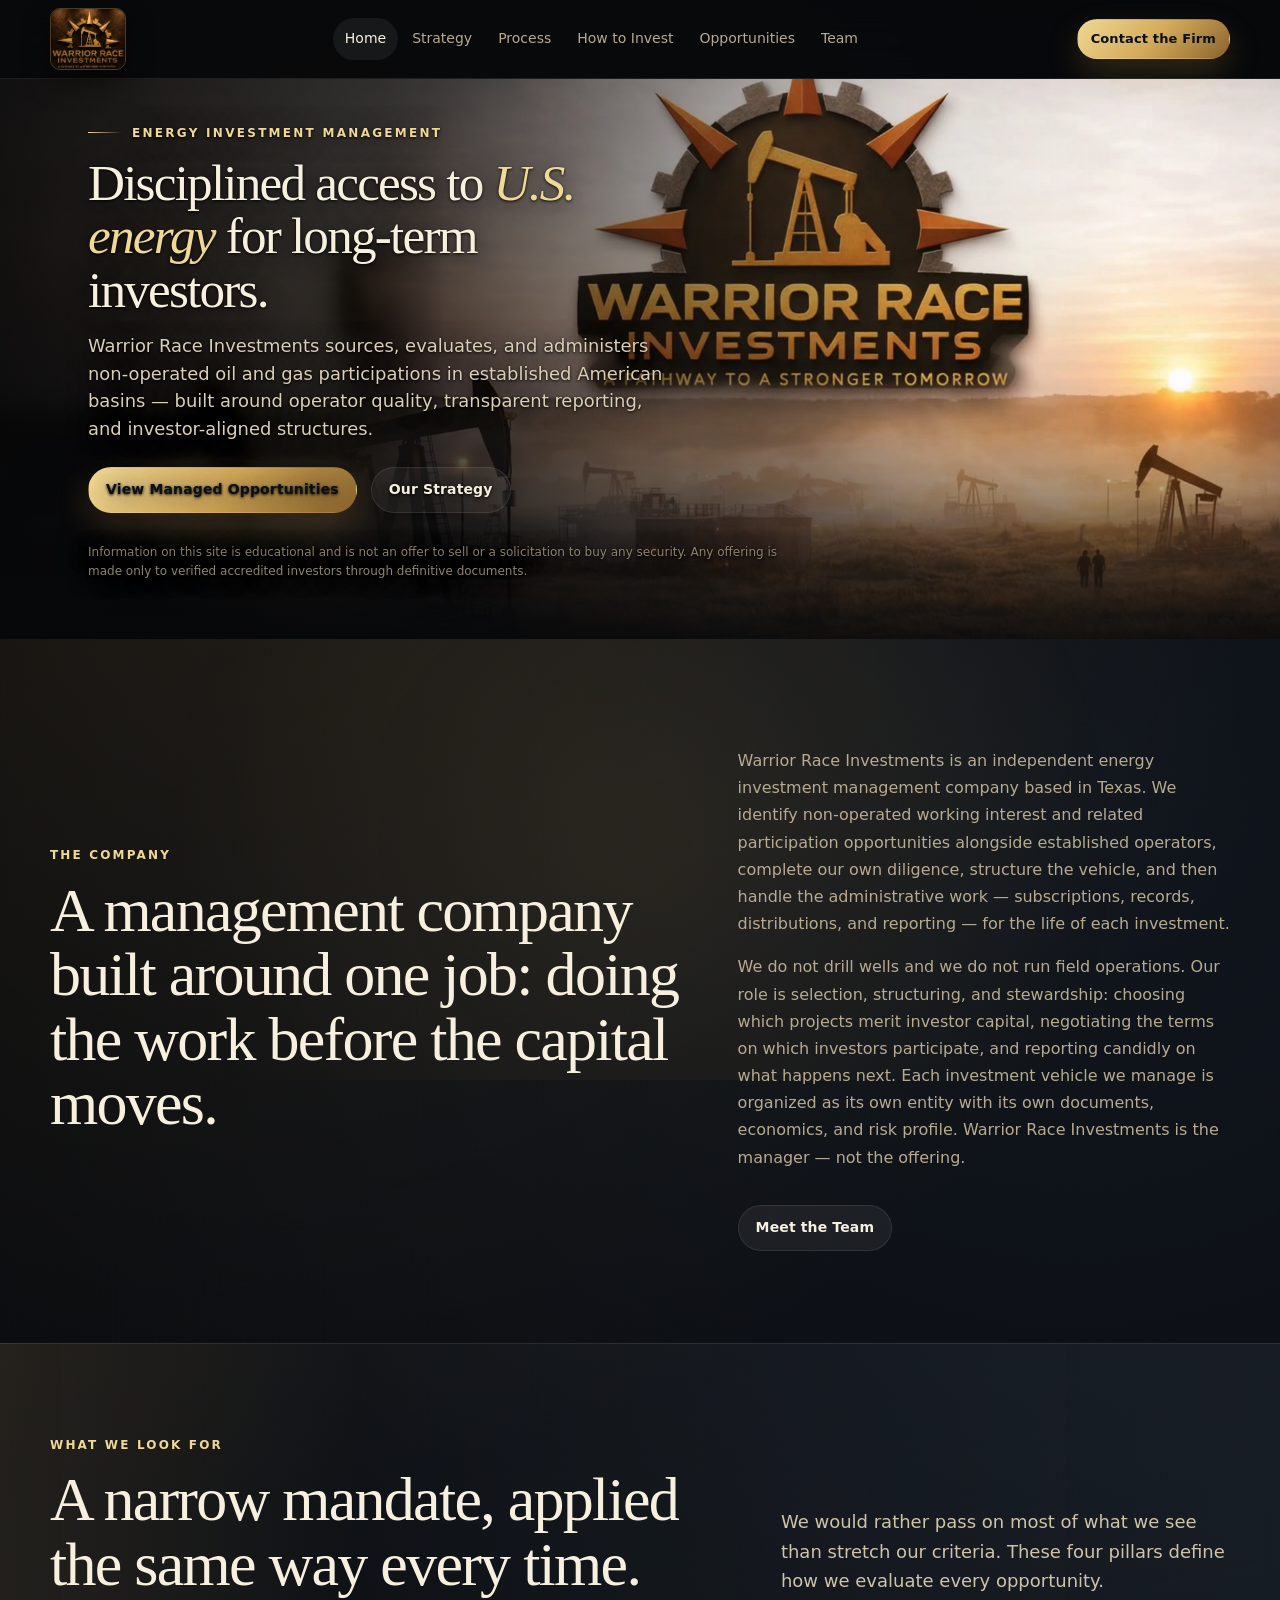
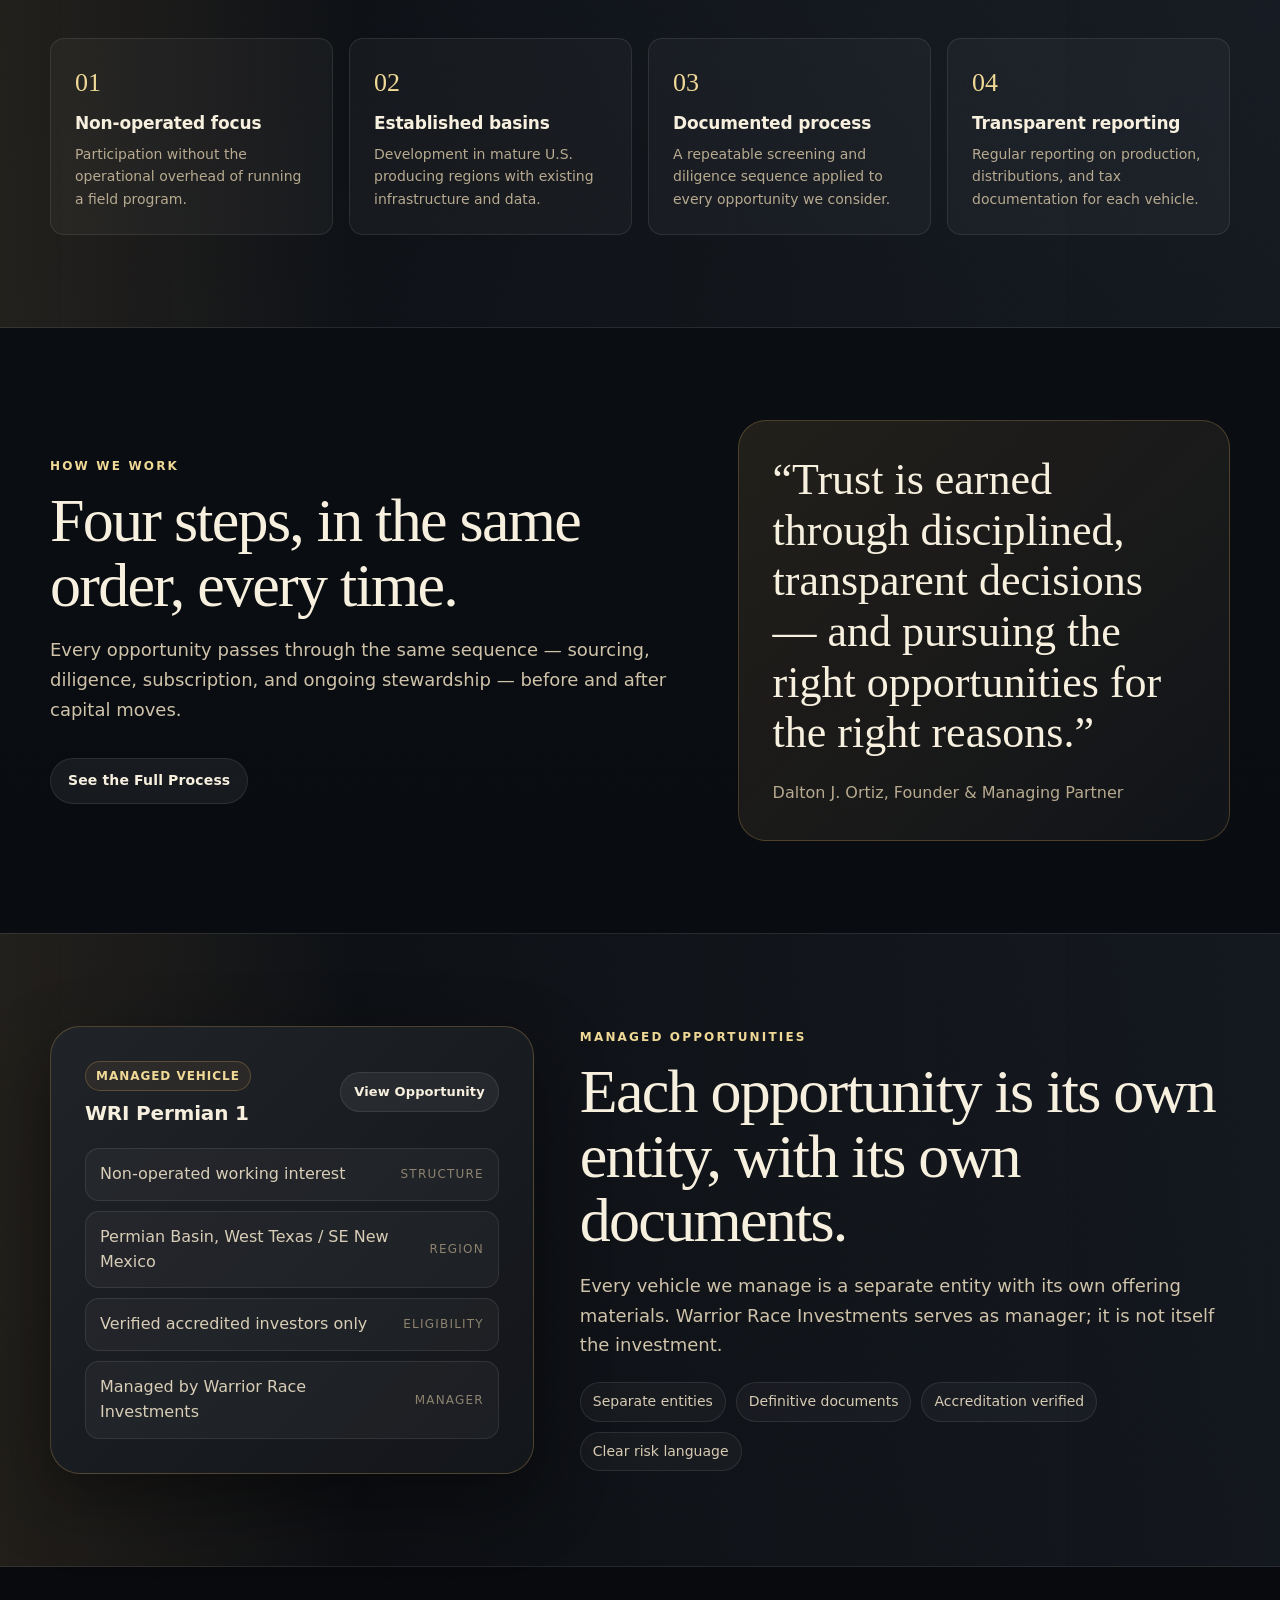
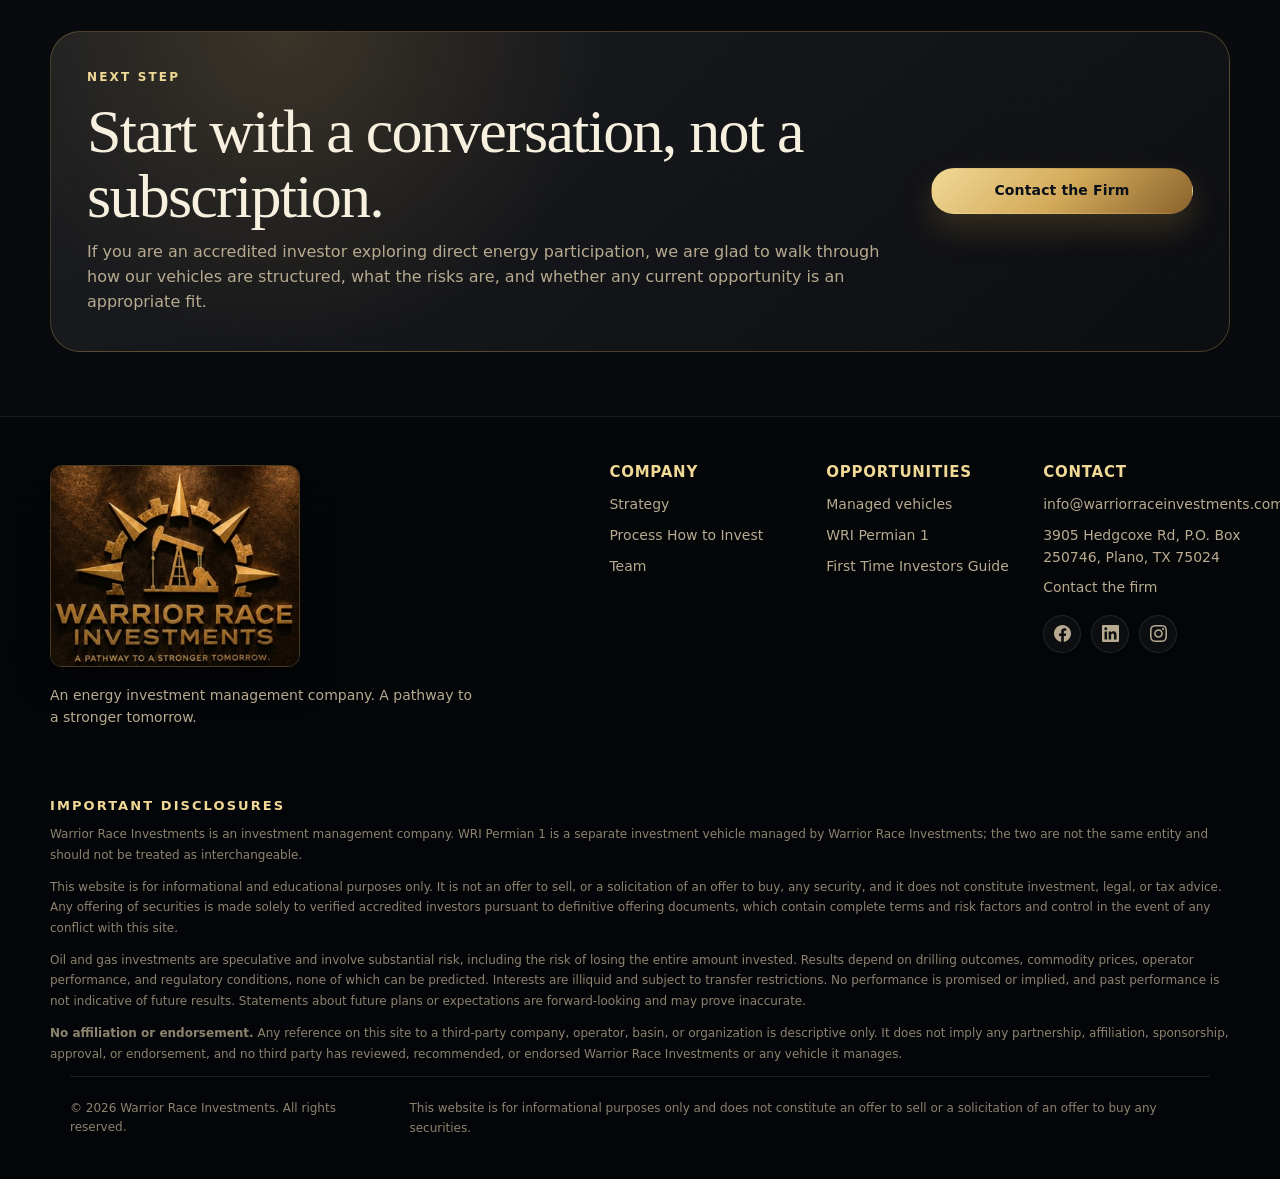
<file: index.html>
<!doctype html>
<html lang="en">
<head>
  <meta charset="utf-8">
  <meta name="viewport" content="width=device-width, initial-scale=1">
  <title>Warrior Race Investments | Energy Investment Management</title>
  <meta name="description" content="Warrior Race Investments is an energy investment management company focused on disciplined, non-operated oil and gas participation for accredited investors.">
  <meta property="og:title" content="Warrior Race Investments">
  <meta property="og:description" content="An energy investment management company focused on operator quality, proven U.S. basins, and transparent reporting.">
  <meta property="og:type" content="website">
  <link rel="icon" href="data:image/svg+xml,%3Csvg xmlns='http://www.w3.org/2000/svg' viewBox='0 0 32 32'%3E%3Crect width='32' height='32' fill='%230D0B07'/%3E%3Cpath d='M16 5 L23 24 H9 Z' fill='none' stroke='%23C9A227' stroke-width='1.5'/%3E%3Cline x1='6' y1='24' x2='26' y2='24' stroke='%23C9A227' stroke-width='1.5'/%3E%3C/svg%3E">
  <link rel="stylesheet" href="assets/css/styles.css">
  <link rel="canonical" href="https://warriorraceinvestments.com/">
  <meta property="og:url" content="https://warriorraceinvestments.com/">
  <meta property="og:image" content="https://warriorraceinvestments.com/assets/pipeline-sunset-poster-wide.jpg">
  <meta property="og:site_name" content="Warrior Race Investments">
  <meta name="twitter:card" content="summary_large_image">
  <meta name="twitter:title" content="Warrior Race Investments | Energy Investment Management">
  <meta name="twitter:image" content="https://warriorraceinvestments.com/assets/pipeline-sunset-poster-wide.jpg">
<!-- Meta Pixel Code -->
  <script>
  !function(f,b,e,v,n,t,s)
  {if(f.fbq)return;n=f.fbq=function(){n.callMethod?
  n.callMethod.apply(n,arguments):n.queue.push(arguments)};
  if(!f._fbq)f._fbq=n;n.push=n;n.loaded=!0;n.version='2.0';
  n.queue=[];t=b.createElement(e);t.async=!0;
  t.src=v;s=b.getElementsByTagName(e)[0];
  s.parentNode.insertBefore(t,s)}(window, document,'script',
  'https://connect.facebook.net/en_US/fbevents.js');
  fbq('init', '1087317313884649');
  fbq('track', 'PageView');
  </script>
  <noscript><img height="1" width="1" style="display:none"
  src="https://www.facebook.com/tr?id=1087317313884649&ev=PageView&noscript=1"
  /></noscript>
  <!-- End Meta Pixel Code -->
</head>
<body>
  <a class="skip-link" href="#main">Skip to content</a>
  <header class="site-header">
    <div class="nav-wrap">
      <a class="brand" href="index.html" aria-label="Warrior Race Investments home">
        <img class="brand-logo" src="assets/wri-logo-3d.png" alt="Warrior Race Investments logo">
      </a>
      <nav class="main-nav" aria-label="Main navigation">
        <a href="index.html" aria-current="page">Home</a>
        <a href="strategy.html">Strategy</a>
        <a href="process.html">Process</a>
        <a href="how-to-invest.html">How to Invest</a>
        <a href="opportunities.html">Opportunities</a>
        <a href="team.html">Team</a>
        <a class="btn btn-primary nav-menu-cta" href="contact.html">Contact the Firm</a>
      </nav>
      <div class="nav-cta">
        <a class="btn btn-primary btn-small" href="contact.html">Contact the Firm</a>
        <button class="menu-toggle" type="button" aria-label="Open menu" aria-expanded="false" data-menu-toggle><span></span></button>
      </div>
    </div>
  </header>

  <main id="main">
    <section class="hero hero--video">
      <video autoplay muted loop playsinline preload="metadata" poster="assets/pipeline-sunset-poster-wide.jpg" aria-hidden="true">
        <source src="assets/pipeline-sunset-hero-wide.mp4" type="video/mp4">
      </video>
      <div class="hero-inner">
        <div class="hero-card">
          <div class="eyebrow">Energy Investment Management</div>
          <h1>Disciplined access to <em>U.S. energy</em> for long-term investors.</h1>
          <p class="lead">Warrior Race Investments sources, evaluates, and administers non-operated oil and gas participations in established American basins — built around operator quality, transparent reporting, and investor-aligned structures.</p>
          <div class="hero-actions">
            <a class="btn btn-primary" href="opportunities.html">View Managed Opportunities</a>
            <a class="btn btn-secondary" href="strategy.html">Our Strategy</a>
          </div>
          <p class="hero-note">Information on this site is educational and is not an offer to sell or a solicitation to buy any security. Any offering is made only to verified accredited investors through definitive documents.</p>
        </div>
      </div>
    </section>

    <section class="section">
      <div class="container split">
        <div>
          <div class="kicker">The Company</div>
          <h2>A management company built around one job: doing the work before the capital moves.</h2>
        </div>
        <div class="prose">
          <p>Warrior Race Investments is an independent energy investment management company based in Texas. We identify non-operated working interest and related participation opportunities alongside established operators, complete our own diligence, structure the vehicle, and then handle the administrative work — subscriptions, records, distributions, and reporting — for the life of each investment.</p>
          <p>We do not drill wells and we do not run field operations. Our role is selection, structuring, and stewardship: choosing which projects merit investor capital, negotiating the terms on which investors participate, and reporting candidly on what happens next. Each investment vehicle we manage is organized as its own entity with its own documents, economics, and risk profile. Warrior Race Investments is the manager — not the offering.</p>
          <div class="hero-actions">
            <a class="btn btn-secondary" href="team.html">Meet the Team</a>
          </div>
        </div>
      </div>
    </section>

    <section class="section band">
      <div class="container">
        <div class="section-head">
          <div>
            <div class="kicker">What We Look For</div>
            <h2>A narrow mandate, applied the same way every time.</h2>
          </div>
          <p class="copy-lg">We would rather pass on most of what we see than stretch our criteria. These four pillars define how we evaluate every opportunity.</p>
        </div>
        <div class="pillar-grid">
          <div class="pillar">
            <span class="pillar-index">01</span>
            <h3>Non-operated focus</h3>
            <p>Participation without the operational overhead of running a field program.</p>
          </div>
          <div class="pillar">
            <span class="pillar-index">02</span>
            <h3>Established basins</h3>
            <p>Development in mature U.S. producing regions with existing infrastructure and data.</p>
          </div>
          <div class="pillar">
            <span class="pillar-index">03</span>
            <h3>Documented process</h3>
            <p>A repeatable screening and diligence sequence applied to every opportunity we consider.</p>
          </div>
          <div class="pillar">
            <span class="pillar-index">04</span>
            <h3>Transparent reporting</h3>
            <p>Regular reporting on production, distributions, and tax documentation for each vehicle.</p>
          </div>
        </div>
      </div>
    </section>

    <section class="section">
      <div class="container split">
        <div>
          <div class="kicker">How We Work</div>
          <h2>Four steps, in the same order, every time.</h2>
          <p class="copy-lg">Every opportunity passes through the same sequence — sourcing, diligence, subscription, and ongoing stewardship — before and after capital moves.</p>
          <div class="hero-actions">
            <a class="btn btn-secondary" href="process.html">See the Full Process</a>
          </div>
        </div>
        <div class="quote-card">
          <p>&ldquo;Trust is earned through disciplined, transparent decisions &mdash; and pursuing the right opportunities for the right reasons.&rdquo;</p>
          <footer>Dalton J. Ortiz, Founder &amp; Managing Partner</footer>
        </div>
      </div>
    </section>

    <section class="section band">
      <div class="container split reverse">
        <div class="data-room">
          <div class="data-room-header">
            <div>
              <span class="badge">Managed Vehicle</span>
              <h3 style="margin-top:12px;">WRI Permian 1</h3>
            </div>
            <a class="btn btn-secondary btn-small" href="opportunities.html">View Opportunity</a>
          </div>
          <ul class="room-list">
            <li>Non-operated working interest <span>Structure</span></li>
            <li>Permian Basin, West Texas / SE New Mexico <span>Region</span></li>
            <li>Verified accredited investors only <span>Eligibility</span></li>
            <li>Managed by Warrior Race Investments <span>Manager</span></li>
          </ul>
        </div>
        <div>
          <div class="kicker">Managed Opportunities</div>
          <h2>Each opportunity is its own entity, with its own documents.</h2>
          <p class="copy-lg">Every vehicle we manage is a separate entity with its own offering materials. Warrior Race Investments serves as manager; it is not itself the investment.</p>
          <div class="pill-list">
            <span class="pill">Separate entities</span>
            <span class="pill">Definitive documents</span>
            <span class="pill">Accreditation verified</span>
            <span class="pill">Clear risk language</span>
          </div>
        </div>
      </div>
    </section>

    <section class="section-tight">
      <div class="container">
        <div class="cta-panel">
          <div>
            <div class="kicker">Next Step</div>
            <h2>Start with a conversation, not a subscription.</h2>
            <p>If you are an accredited investor exploring direct energy participation, we are glad to walk through how our vehicles are structured, what the risks are, and whether any current opportunity is an appropriate fit.</p>
          </div>
          <a class="btn btn-primary" href="contact.html">Contact the Firm</a>
        </div>
      </div>
    </section>
  </main>

  <footer class="site-footer">
    <div class="footer-main">
      <div class="footer-brand">
        <img class="footer-logo" src="assets/wri-logo-3d.png" alt="Warrior Race Investments logo">
        <p>An energy investment management company. A pathway to a stronger tomorrow.</p>
      </div>
      <div>
        <h4>Company</h4>
        <ul>
          <li><a href="strategy.html">Strategy</a></li>
          <li><a href="process.html">Process</a>
        <a href="how-to-invest.html">How to Invest</a></li>
          <li><a href="team.html">Team</a></li>
        </ul>
      </div>
      <div>
        <h4>Opportunities</h4>
        <ul>
          <li><a href="opportunities.html">Managed vehicles</a></li>
          <li><a href="https://wripermianone.github.io/wri-landing-page/" target="_blank" rel="noopener noreferrer">WRI Permian 1</a></li>
          <li><a href="how-to-invest.html#guide">First Time Investors Guide</a></li>
        </ul>
      </div>
      <div>
        <h4>Contact</h4>
        <ul>
          <li><a href="mailto:info@warriorraceinvestments.com">info@warriorraceinvestments.com</a></li>
          <li>3905 Hedgcoxe Rd, P.O. Box 250746, Plano, TX 75024</li>
          <li><a href="contact.html">Contact the firm</a></li>
        </ul>
        <div class="social-links" aria-label="Warrior Race Investments on social media">
          <a href="https://www.facebook.com/profile.php?id=61593320726697" target="_blank" rel="noopener noreferrer" aria-label="Warrior Race Investments on Facebook">
            <svg viewBox="0 0 24 24" aria-hidden="true"><path d="M24 12.073c0-6.627-5.373-12-12-12s-12 5.373-12 12c0 5.99 4.388 10.954 10.125 11.854v-8.385H7.078v-3.47h3.047V9.43c0-3.007 1.792-4.669 4.533-4.669 1.312 0 2.686.235 2.686.235v2.953H15.83c-1.491 0-1.956.925-1.956 1.874v2.25h3.328l-.532 3.47h-2.796v8.385C19.612 23.027 24 18.062 24 12.073z"/></svg>
          </a>
          <a href="https://www.linkedin.com/company/warrior-race-investments" target="_blank" rel="noopener noreferrer" aria-label="Warrior Race Investments on LinkedIn">
            <svg viewBox="0 0 24 24" aria-hidden="true"><path d="M20.447 20.452h-3.554v-5.569c0-1.328-.027-3.037-1.852-3.037-1.853 0-2.136 1.445-2.136 2.939v5.667H9.351V9h3.414v1.561h.046c.477-.9 1.637-1.85 3.37-1.85 3.601 0 4.267 2.37 4.267 5.455v6.286zM5.337 7.433c-1.144 0-2.063-.926-2.063-2.065 0-1.138.92-2.063 2.063-2.063 1.14 0 2.064.925 2.064 2.063 0 1.139-.925 2.065-2.064 2.065zm1.782 13.019H3.555V9h3.564v11.452zM22.225 0H1.771C.792 0 0 .774 0 1.729v20.542C0 23.227.792 24 1.771 24h20.451C23.2 24 24 23.227 24 22.271V1.729C24 .774 23.2 0 22.225 0z"/></svg>
          </a>
          <a href="https://www.instagram.com/warriorraceinvestments/" target="_blank" rel="noopener noreferrer" aria-label="Warrior Race Investments on Instagram">
            <svg viewBox="0 0 24 24" aria-hidden="true"><path d="M12 2.163c3.204 0 3.584.012 4.85.07 3.252.148 4.771 1.691 4.919 4.919.058 1.265.069 1.645.069 4.849 0 3.205-.012 3.584-.069 4.849-.149 3.225-1.664 4.771-4.919 4.919-1.266.058-1.644.07-4.85.07-3.204 0-3.584-.012-4.849-.07-3.26-.149-4.771-1.699-4.919-4.92-.058-1.265-.07-1.644-.07-4.849 0-3.204.013-3.583.07-4.849.149-3.227 1.664-4.771 4.919-4.919 1.266-.057 1.645-.069 4.849-.069zm0-2.163c-3.259 0-3.667.014-4.947.072-4.358.2-6.78 2.618-6.98 6.98-.059 1.281-.073 1.689-.073 4.948 0 3.259.014 3.668.072 4.948.2 4.358 2.618 6.78 6.98 6.98 1.281.058 1.689.072 4.948.072 3.259 0 3.668-.014 4.948-.072 4.354-.2 6.782-2.618 6.979-6.98.059-1.28.073-1.689.073-4.948 0-3.259-.014-3.667-.072-4.947-.196-4.354-2.617-6.78-6.979-6.98-1.281-.059-1.69-.073-4.949-.073zm0 5.838c-3.403 0-6.162 2.759-6.162 6.162s2.759 6.163 6.162 6.163 6.162-2.759 6.162-6.163c0-3.403-2.759-6.162-6.162-6.162zm0 10.162c-2.209 0-4-1.79-4-4 0-2.209 1.791-4 4-4s4 1.791 4 4c0 2.21-1.791 4-4 4zm6.406-11.845c-.796 0-1.441.645-1.441 1.44s.645 1.44 1.441 1.44c.795 0 1.439-.645 1.439-1.44s-.644-1.44-1.439-1.44z"/></svg>
          </a>
        </div>
      </div>
    </div>
    <div class="footer-legal">
      <h4>Important disclosures</h4>
      <p>Warrior Race Investments is an investment management company. WRI Permian 1 is a separate investment vehicle managed by Warrior Race Investments; the two are not the same entity and should not be treated as interchangeable.</p>
      <p>This website is for informational and educational purposes only. It is not an offer to sell, or a solicitation of an offer to buy, any security, and it does not constitute investment, legal, or tax advice. Any offering of securities is made solely to verified accredited investors pursuant to definitive offering documents, which contain complete terms and risk factors and control in the event of any conflict with this site.</p>
      <p>Oil and gas investments are speculative and involve substantial risk, including the risk of losing the entire amount invested. Results depend on drilling outcomes, commodity prices, operator performance, and regulatory conditions, none of which can be predicted. Interests are illiquid and subject to transfer restrictions. No performance is promised or implied, and past performance is not indicative of future results. Statements about future plans or expectations are forward-looking and may prove inaccurate.</p>
      <p><strong>No affiliation or endorsement.</strong> Any reference on this site to a third-party company, operator, basin, or organization is descriptive only. It does not imply any partnership, affiliation, sponsorship, approval, or endorsement, and no third party has reviewed, recommended, or endorsed Warrior Race Investments or any vehicle it manages.</p>
      <div class="footer-bottom">
        <span>&copy; <span data-year>2026</span> Warrior Race Investments. All rights reserved.</span>
        <span class="disclaimer">This website is for informational purposes only and does not constitute an offer to sell or a solicitation of an offer to buy any securities.</span>
      </div>
    </div>
  </footer>
  <script src="assets/js/main.js"></script>
</body>
</html>
</file>
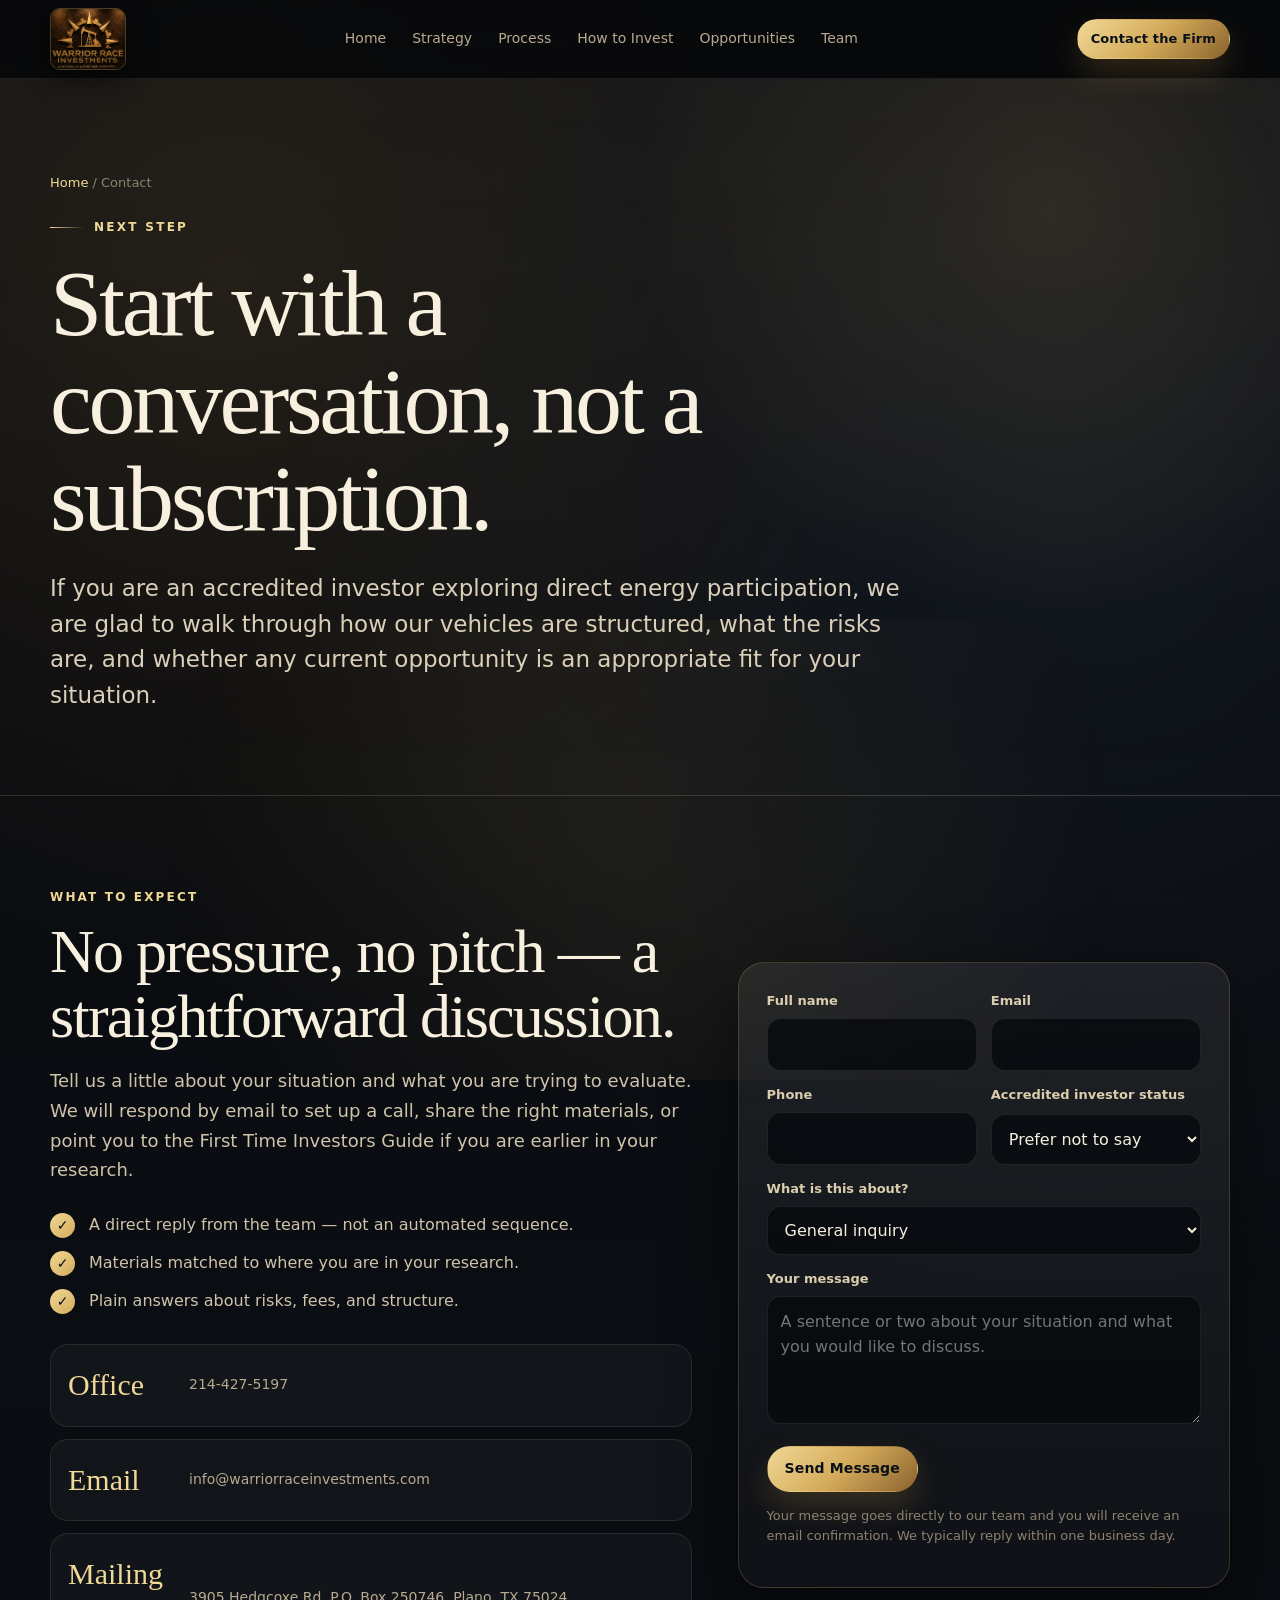
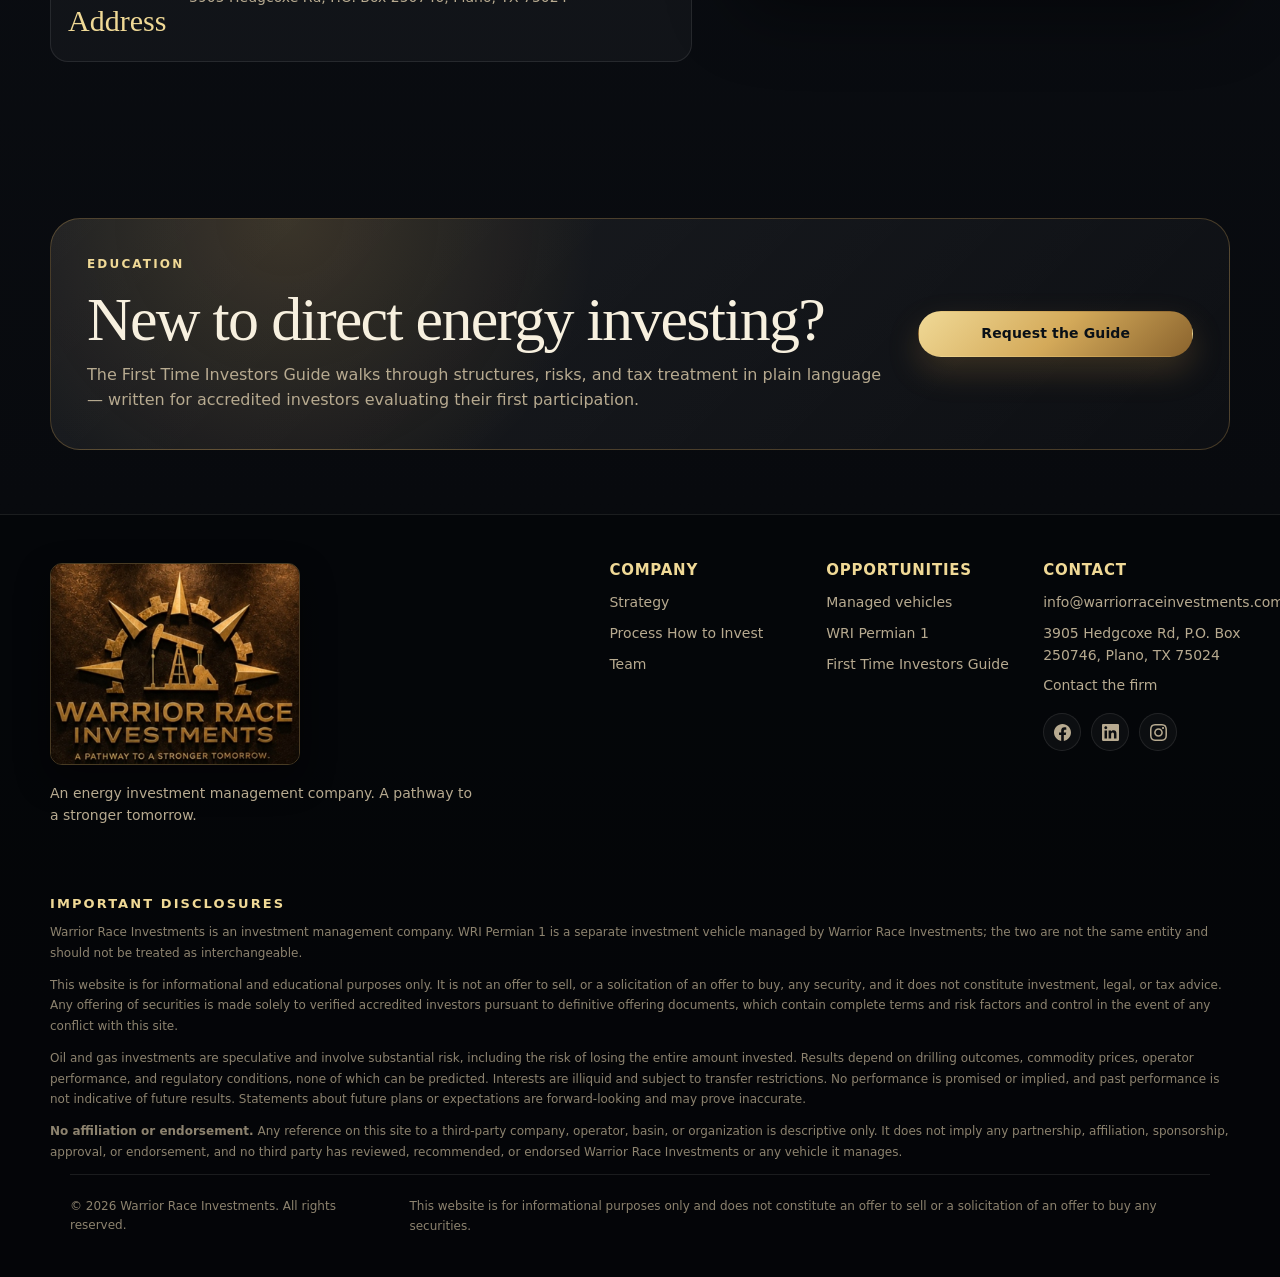
<file: contact.html>
<!doctype html>
<html lang="en">
<head>
  <meta charset="utf-8">
  <meta name="viewport" content="width=device-width, initial-scale=1">
  <title>Contact | Warrior Race Investments</title>
  <meta name="description" content="Contact Warrior Race Investments — start a conversation about direct energy participation, managed vehicles, or the First Time Investors Guide.">
  <link rel="icon" href="data:image/svg+xml,%3Csvg xmlns='http://www.w3.org/2000/svg' viewBox='0 0 32 32'%3E%3Crect width='32' height='32' fill='%230D0B07'/%3E%3Cpath d='M16 5 L23 24 H9 Z' fill='none' stroke='%23C9A227' stroke-width='1.5'/%3E%3Cline x1='6' y1='24' x2='26' y2='24' stroke='%23C9A227' stroke-width='1.5'/%3E%3C/svg%3E">
  <link rel="stylesheet" href="assets/css/styles.css">
  <link rel="canonical" href="https://warriorraceinvestments.com/contact.html">
  <meta property="og:url" content="https://warriorraceinvestments.com/contact.html">
  <meta property="og:image" content="https://warriorraceinvestments.com/assets/pipeline-sunset-poster-wide.jpg">
  <meta property="og:site_name" content="Warrior Race Investments">
  <meta name="twitter:card" content="summary_large_image">
  <meta name="twitter:title" content="Contact | Warrior Race Investments">
  <meta name="twitter:image" content="https://warriorraceinvestments.com/assets/pipeline-sunset-poster-wide.jpg">
<!-- Meta Pixel Code -->
  <script>
  !function(f,b,e,v,n,t,s)
  {if(f.fbq)return;n=f.fbq=function(){n.callMethod?
  n.callMethod.apply(n,arguments):n.queue.push(arguments)};
  if(!f._fbq)f._fbq=n;n.push=n;n.loaded=!0;n.version='2.0';
  n.queue=[];t=b.createElement(e);t.async=!0;
  t.src=v;s=b.getElementsByTagName(e)[0];
  s.parentNode.insertBefore(t,s)}(window, document,'script',
  'https://connect.facebook.net/en_US/fbevents.js');
  fbq('init', '1087317313884649');
  fbq('track', 'PageView');
  </script>
  <noscript><img height="1" width="1" style="display:none"
  src="https://www.facebook.com/tr?id=1087317313884649&ev=PageView&noscript=1"
  /></noscript>
  <!-- End Meta Pixel Code -->
</head>
<body>
  <a class="skip-link" href="#main">Skip to content</a>
  <header class="site-header">
    <div class="nav-wrap">
      <a class="brand" href="index.html" aria-label="Warrior Race Investments home">
        <img class="brand-logo" src="assets/wri-logo-3d.png" alt="Warrior Race Investments logo">
      </a>
      <nav class="main-nav" aria-label="Main navigation">
        <a href="index.html">Home</a>
        <a href="strategy.html">Strategy</a>
        <a href="process.html">Process</a>
        <a href="how-to-invest.html">How to Invest</a>
        <a href="opportunities.html">Opportunities</a>
        <a href="team.html">Team</a>
        <a class="btn btn-primary nav-menu-cta" href="contact.html">Contact the Firm</a>
      </nav>
      <div class="nav-cta">
        <a class="btn btn-primary btn-small" href="contact.html" aria-current="page">Contact the Firm</a>
        <button class="menu-toggle" type="button" aria-label="Open menu" aria-expanded="false" data-menu-toggle><span></span></button>
      </div>
    </div>
  </header>

  <main id="main">
    <section class="page-hero">
      <div class="container">
        <div class="breadcrumb"><a href="index.html">Home</a> / Contact</div>
        <div class="eyebrow">Next Step</div>
        <h1>Start with a conversation, not a subscription.</h1>
        <p class="lead">If you are an accredited investor exploring direct energy participation, we are glad to walk through how our vehicles are structured, what the risks are, and whether any current opportunity is an appropriate fit for your situation.</p>
      </div>
    </section>

    <section class="section">
      <div class="container split">
        <div>
          <div class="kicker">What to Expect</div>
          <h2>No pressure, no pitch — a straightforward discussion.</h2>
          <p class="copy-lg">Tell us a little about your situation and what you are trying to evaluate. We will respond by email to set up a call, share the right materials, or point you to the First Time Investors Guide if you are earlier in your research.</p>
          <div class="feature-list">
            <li><span class="check">&#10003;</span><span>A direct reply from the team — not an automated sequence.</span></li>
            <li><span class="check">&#10003;</span><span>Materials matched to where you are in your research.</span></li>
            <li><span class="check">&#10003;</span><span>Plain answers about risks, fees, and structure.</span></li>
          </div>
          <div class="stat-stack" style="margin-top:30px;">
            <div class="stat-row">
              <strong>Office</strong>
              <span><a href="tel:+12144275197">214-427-5197</a></span>
            </div>
            <div class="stat-row">
              <strong>Email</strong>
              <span><a href="mailto:info@warriorraceinvestments.com">info@warriorraceinvestments.com</a></span>
            </div>
            <div class="stat-row">
              <strong>Mailing Address</strong>
              <span>3905 Hedgcoxe Rd, P.O. Box 250746, Plano, TX 75024</span>
            </div>
          </div>
        </div>

        <form class="form-card" action="https://wri-landing-page.vercel.app/api/contact" method="POST" data-contact-form novalidate>
          <input type="hidden" name="_subject" value="WRI Website Contact Inquiry">
          <input type="hidden" name="_template" value="table">
          <input type="hidden" name="_next" value="https://warriorraceinvestments.com/thank-you.html">
          <input type="hidden" name="_autoresponse" id="contactAutoresponse" value="">
          <input type="text" name="_honey" tabindex="-1" autocomplete="off" aria-hidden="true" style="display:none">
          <div class="form-grid">
            <div class="field">
              <label for="name">Full name</label>
              <input id="name" name="name" type="text" required autocomplete="name">
            </div>
            <div class="field">
              <label for="email">Email</label>
              <input id="email" name="email" type="email" required autocomplete="email">
            </div>
            <div class="field">
              <label for="phone">Phone</label>
              <input id="phone" name="phone" type="tel" required autocomplete="tel">
            </div>
            <div class="field">
              <label for="accredited">Accredited investor status</label>
              <select id="accredited" name="accredited">
                <option value="">Prefer not to say</option>
                <option value="Yes — verified">Yes — verified</option>
                <option value="Yes — believe so">Yes — believe so</option>
                <option value="Not sure what this means">Not sure what this means</option>
                <option value="No">No</option>
              </select>
            </div>
            <div class="field full">
              <label for="topic">What is this about?</label>
              <select id="topic" name="topic">
                <option value="General inquiry">General inquiry</option>
                <option value="WRI Permian 1">WRI Permian 1</option>
                <option value="First Time Investors Guide">First Time Investors Guide</option>
                <option value="Investor relations">Investor relations</option>
                <option value="Other">Other</option>
              </select>
            </div>
            <div class="field full">
              <label for="message">Your message</label>
              <textarea id="message" name="message" required placeholder="A sentence or two about your situation and what you would like to discuss."></textarea>
            </div>
          </div>
          <div class="hero-actions" style="margin-top:22px;">
            <button class="btn btn-primary" type="submit">Send Message</button>
          </div>
          <p class="form-note">Your message goes directly to our team and you will receive an email confirmation. We typically reply within one business day.</p>
          <p class="form-status" data-form-status role="status"></p>
        </form>
      </div>
    </section>

    <section class="section-tight">
      <div class="container">
        <div class="cta-panel">
          <div>
            <div class="kicker">Education</div>
            <h2>New to direct energy investing?</h2>
            <p>The First Time Investors Guide walks through structures, risks, and tax treatment in plain language — written for accredited investors evaluating their first participation.</p>
          </div>
          <a class="btn btn-primary" href="how-to-invest.html#guide">Request the Guide</a>
        </div>
      </div>
    </section>
  </main>

  <footer class="site-footer">
    <div class="footer-main">
      <div class="footer-brand">
        <img class="footer-logo" src="assets/wri-logo-3d.png" alt="Warrior Race Investments logo">
        <p>An energy investment management company. A pathway to a stronger tomorrow.</p>
      </div>
      <div>
        <h4>Company</h4>
        <ul>
          <li><a href="strategy.html">Strategy</a></li>
          <li><a href="process.html">Process</a>
        <a href="how-to-invest.html">How to Invest</a></li>
          <li><a href="team.html">Team</a></li>
        </ul>
      </div>
      <div>
        <h4>Opportunities</h4>
        <ul>
          <li><a href="opportunities.html">Managed vehicles</a></li>
          <li><a href="https://wripermianone.github.io/wri-landing-page/" target="_blank" rel="noopener noreferrer">WRI Permian 1</a></li>
          <li><a href="how-to-invest.html#guide">First Time Investors Guide</a></li>
        </ul>
      </div>
      <div>
        <h4>Contact</h4>
        <ul>
          <li><a href="mailto:info@warriorraceinvestments.com">info@warriorraceinvestments.com</a></li>
          <li>3905 Hedgcoxe Rd, P.O. Box 250746, Plano, TX 75024</li>
          <li><a href="contact.html">Contact the firm</a></li>
        </ul>
        <div class="social-links" aria-label="Warrior Race Investments on social media">
          <a href="https://www.facebook.com/profile.php?id=61593320726697" target="_blank" rel="noopener noreferrer" aria-label="Warrior Race Investments on Facebook">
            <svg viewBox="0 0 24 24" aria-hidden="true"><path d="M24 12.073c0-6.627-5.373-12-12-12s-12 5.373-12 12c0 5.99 4.388 10.954 10.125 11.854v-8.385H7.078v-3.47h3.047V9.43c0-3.007 1.792-4.669 4.533-4.669 1.312 0 2.686.235 2.686.235v2.953H15.83c-1.491 0-1.956.925-1.956 1.874v2.25h3.328l-.532 3.47h-2.796v8.385C19.612 23.027 24 18.062 24 12.073z"/></svg>
          </a>
          <a href="https://www.linkedin.com/company/warrior-race-investments" target="_blank" rel="noopener noreferrer" aria-label="Warrior Race Investments on LinkedIn">
            <svg viewBox="0 0 24 24" aria-hidden="true"><path d="M20.447 20.452h-3.554v-5.569c0-1.328-.027-3.037-1.852-3.037-1.853 0-2.136 1.445-2.136 2.939v5.667H9.351V9h3.414v1.561h.046c.477-.9 1.637-1.85 3.37-1.85 3.601 0 4.267 2.37 4.267 5.455v6.286zM5.337 7.433c-1.144 0-2.063-.926-2.063-2.065 0-1.138.92-2.063 2.063-2.063 1.14 0 2.064.925 2.064 2.063 0 1.139-.925 2.065-2.064 2.065zm1.782 13.019H3.555V9h3.564v11.452zM22.225 0H1.771C.792 0 0 .774 0 1.729v20.542C0 23.227.792 24 1.771 24h20.451C23.2 24 24 23.227 24 22.271V1.729C24 .774 23.2 0 22.225 0z"/></svg>
          </a>
          <a href="https://www.instagram.com/warriorraceinvestments/" target="_blank" rel="noopener noreferrer" aria-label="Warrior Race Investments on Instagram">
            <svg viewBox="0 0 24 24" aria-hidden="true"><path d="M12 2.163c3.204 0 3.584.012 4.85.07 3.252.148 4.771 1.691 4.919 4.919.058 1.265.069 1.645.069 4.849 0 3.205-.012 3.584-.069 4.849-.149 3.225-1.664 4.771-4.919 4.919-1.266.058-1.644.07-4.85.07-3.204 0-3.584-.012-4.849-.07-3.26-.149-4.771-1.699-4.919-4.92-.058-1.265-.07-1.644-.07-4.849 0-3.204.013-3.583.07-4.849.149-3.227 1.664-4.771 4.919-4.919 1.266-.057 1.645-.069 4.849-.069zm0-2.163c-3.259 0-3.667.014-4.947.072-4.358.2-6.78 2.618-6.98 6.98-.059 1.281-.073 1.689-.073 4.948 0 3.259.014 3.668.072 4.948.2 4.358 2.618 6.78 6.98 6.98 1.281.058 1.689.072 4.948.072 3.259 0 3.668-.014 4.948-.072 4.354-.2 6.782-2.618 6.979-6.98.059-1.28.073-1.689.073-4.948 0-3.259-.014-3.667-.072-4.947-.196-4.354-2.617-6.78-6.979-6.98-1.281-.059-1.69-.073-4.949-.073zm0 5.838c-3.403 0-6.162 2.759-6.162 6.162s2.759 6.163 6.162 6.163 6.162-2.759 6.162-6.163c0-3.403-2.759-6.162-6.162-6.162zm0 10.162c-2.209 0-4-1.79-4-4 0-2.209 1.791-4 4-4s4 1.791 4 4c0 2.21-1.791 4-4 4zm6.406-11.845c-.796 0-1.441.645-1.441 1.44s.645 1.44 1.441 1.44c.795 0 1.439-.645 1.439-1.44s-.644-1.44-1.439-1.44z"/></svg>
          </a>
        </div>
      </div>
    </div>
    <div class="footer-legal">
      <h4>Important disclosures</h4>
      <p>Warrior Race Investments is an investment management company. WRI Permian 1 is a separate investment vehicle managed by Warrior Race Investments; the two are not the same entity and should not be treated as interchangeable.</p>
      <p>This website is for informational and educational purposes only. It is not an offer to sell, or a solicitation of an offer to buy, any security, and it does not constitute investment, legal, or tax advice. Any offering of securities is made solely to verified accredited investors pursuant to definitive offering documents, which contain complete terms and risk factors and control in the event of any conflict with this site.</p>
      <p>Oil and gas investments are speculative and involve substantial risk, including the risk of losing the entire amount invested. Results depend on drilling outcomes, commodity prices, operator performance, and regulatory conditions, none of which can be predicted. Interests are illiquid and subject to transfer restrictions. No performance is promised or implied, and past performance is not indicative of future results. Statements about future plans or expectations are forward-looking and may prove inaccurate.</p>
      <p><strong>No affiliation or endorsement.</strong> Any reference on this site to a third-party company, operator, basin, or organization is descriptive only. It does not imply any partnership, affiliation, sponsorship, approval, or endorsement, and no third party has reviewed, recommended, or endorsed Warrior Race Investments or any vehicle it manages.</p>
      <div class="footer-bottom">
        <span>&copy; <span data-year>2026</span> Warrior Race Investments. All rights reserved.</span>
        <span class="disclaimer">This website is for informational purposes only and does not constitute an offer to sell or a solicitation of an offer to buy any securities.</span>
      </div>
    </div>
  </footer>
  <script src="assets/js/main.js"></script>
</body>
</html>
</file>
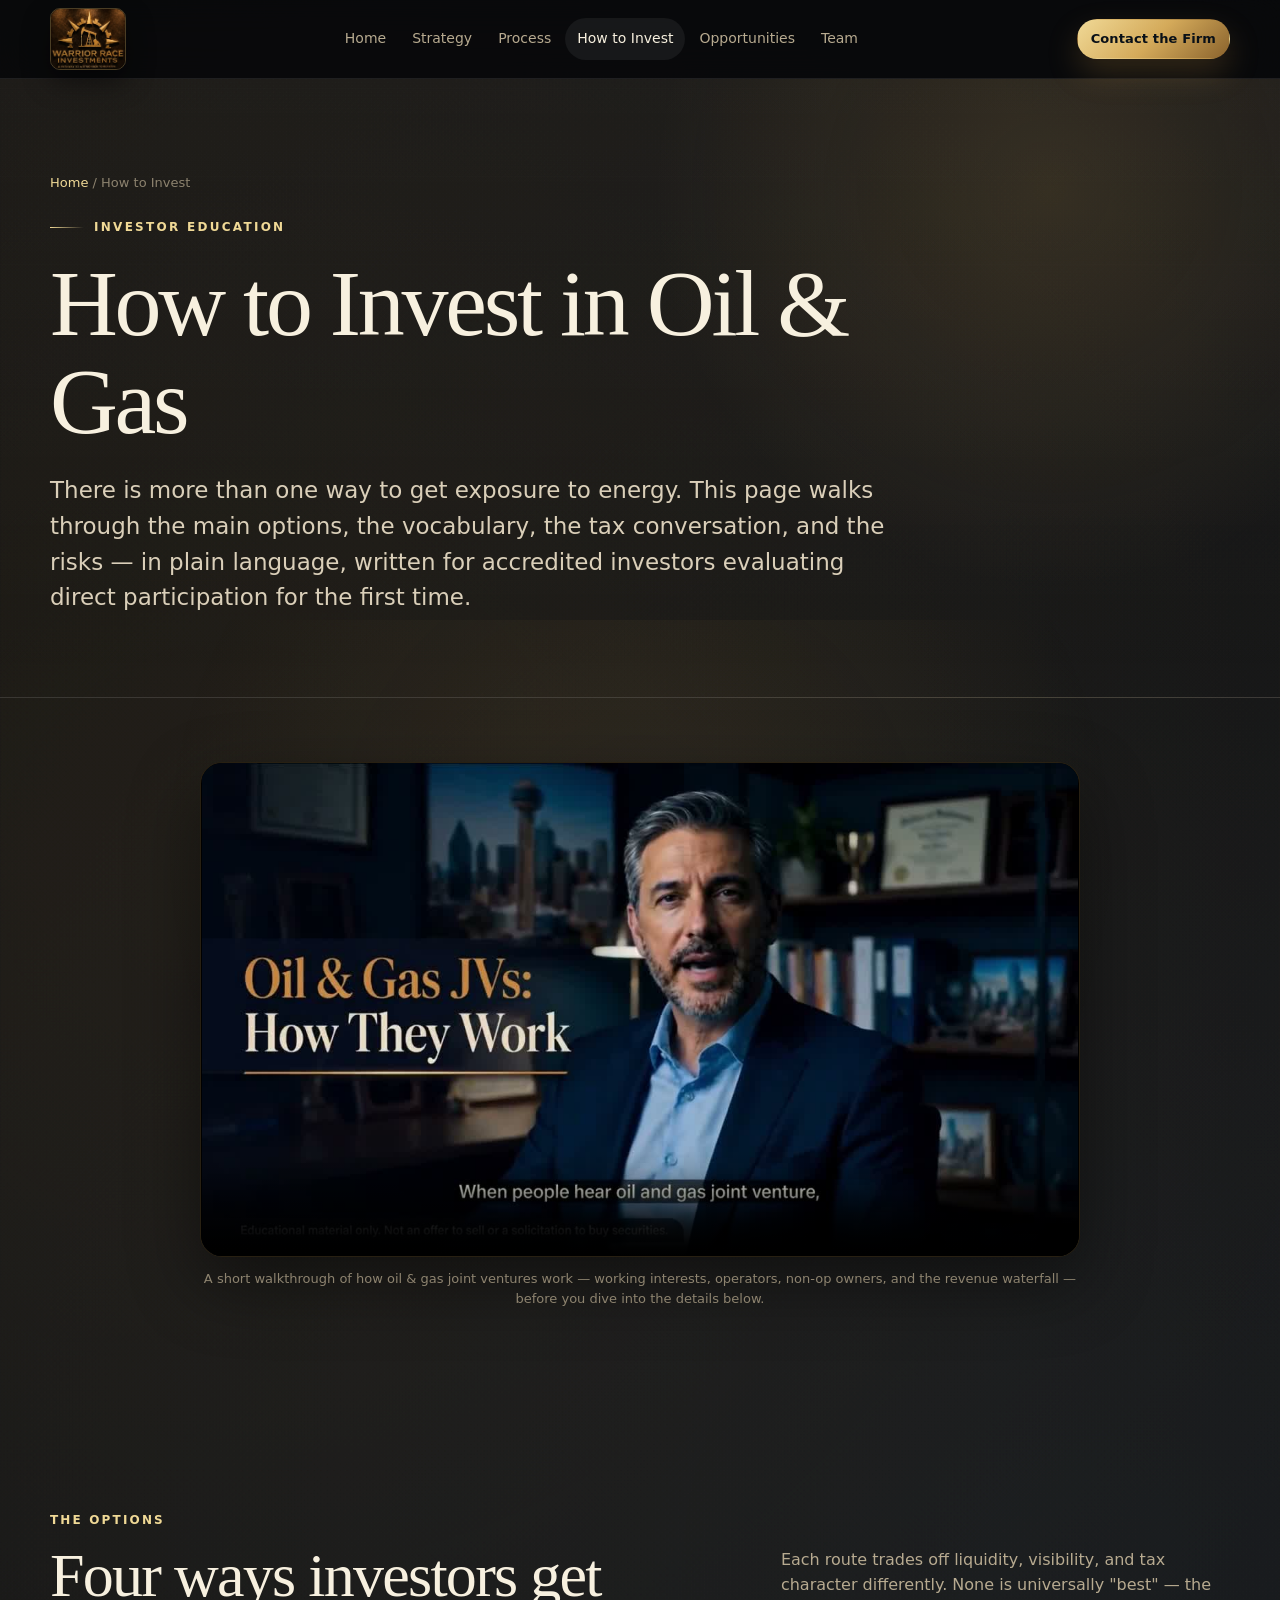
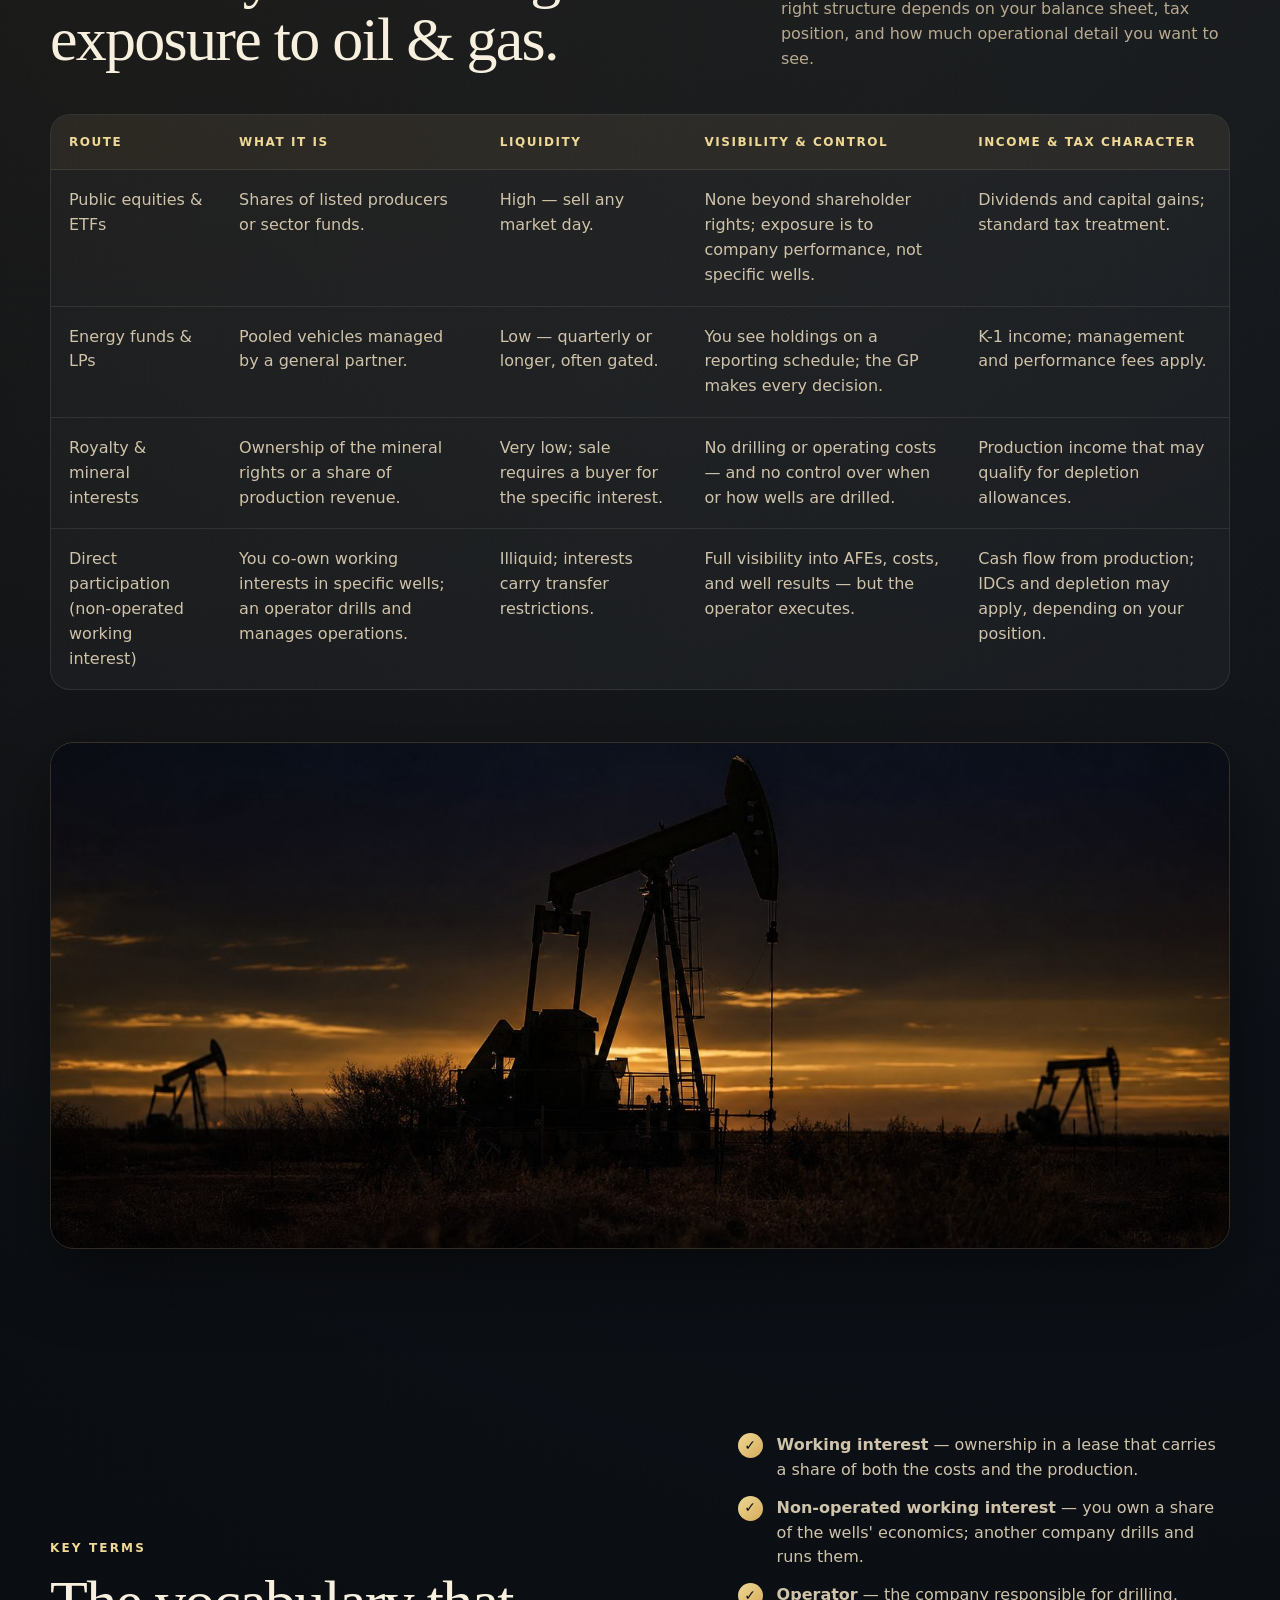
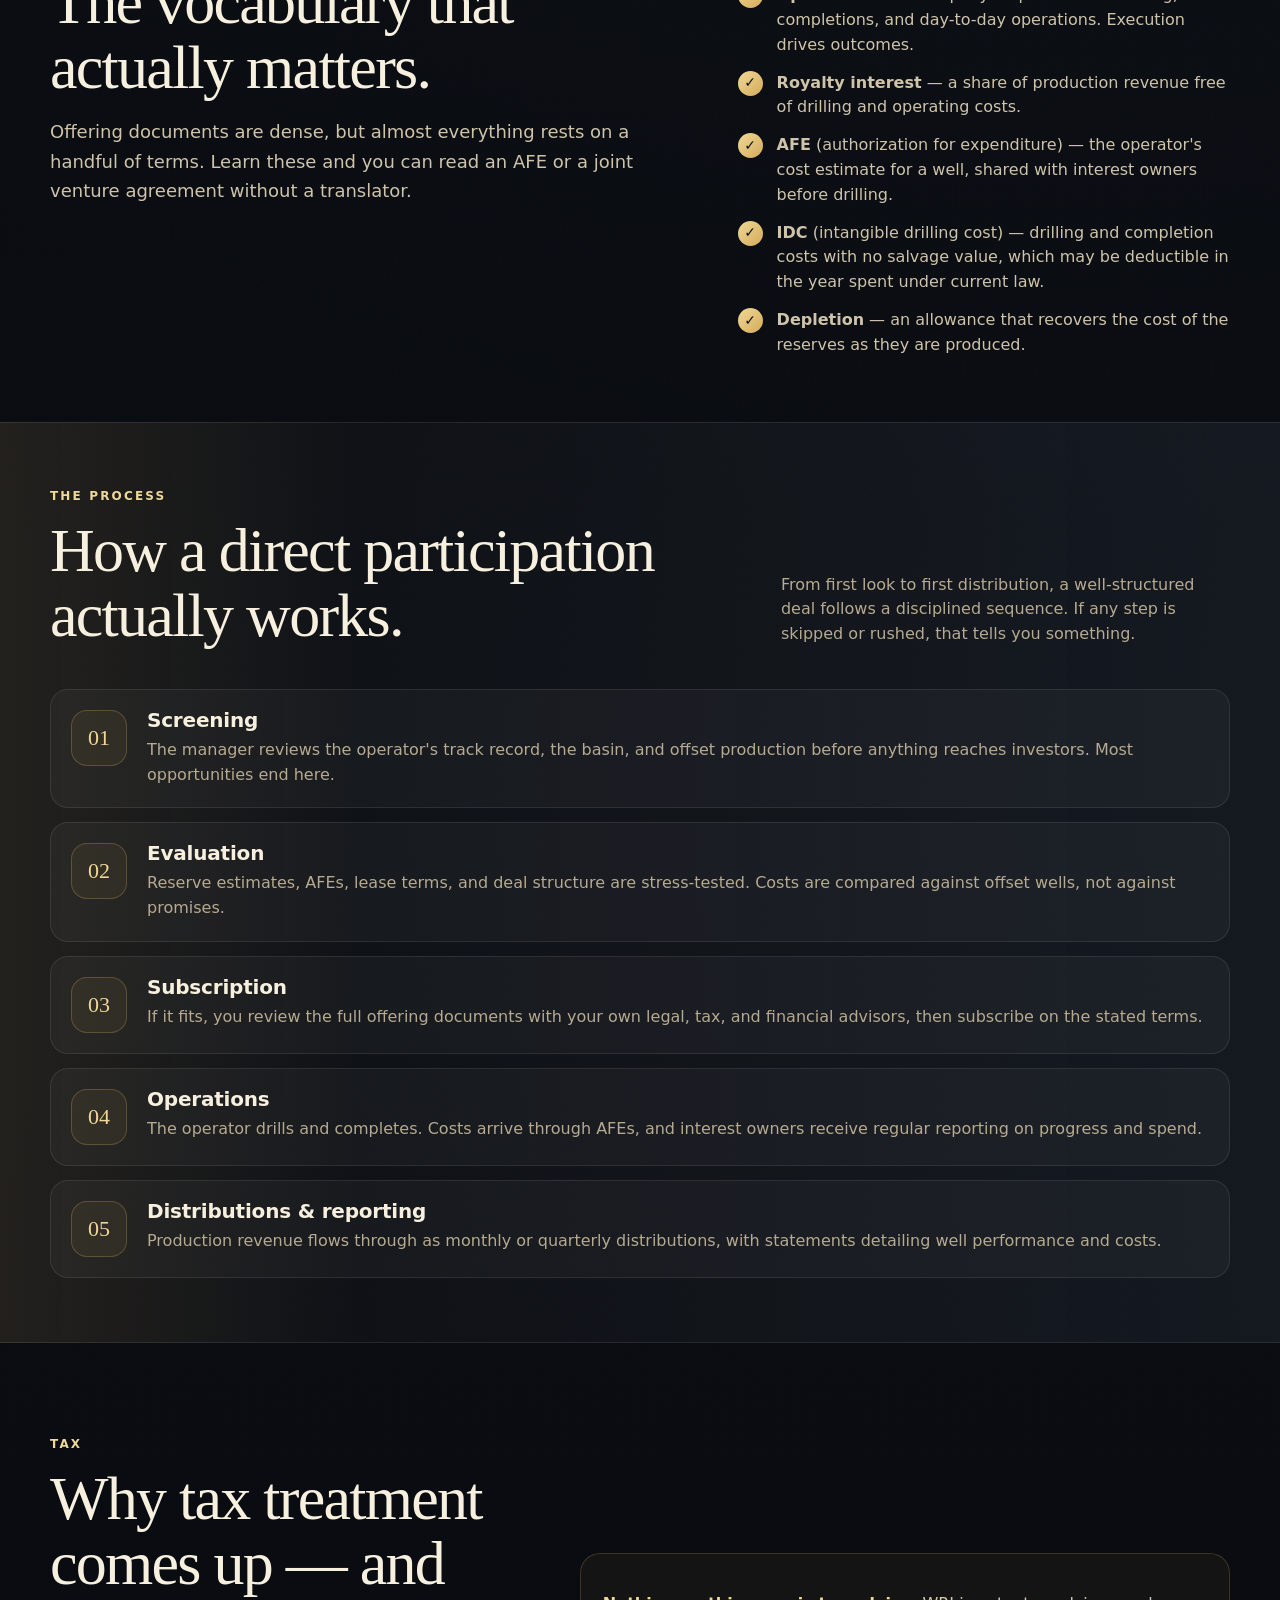
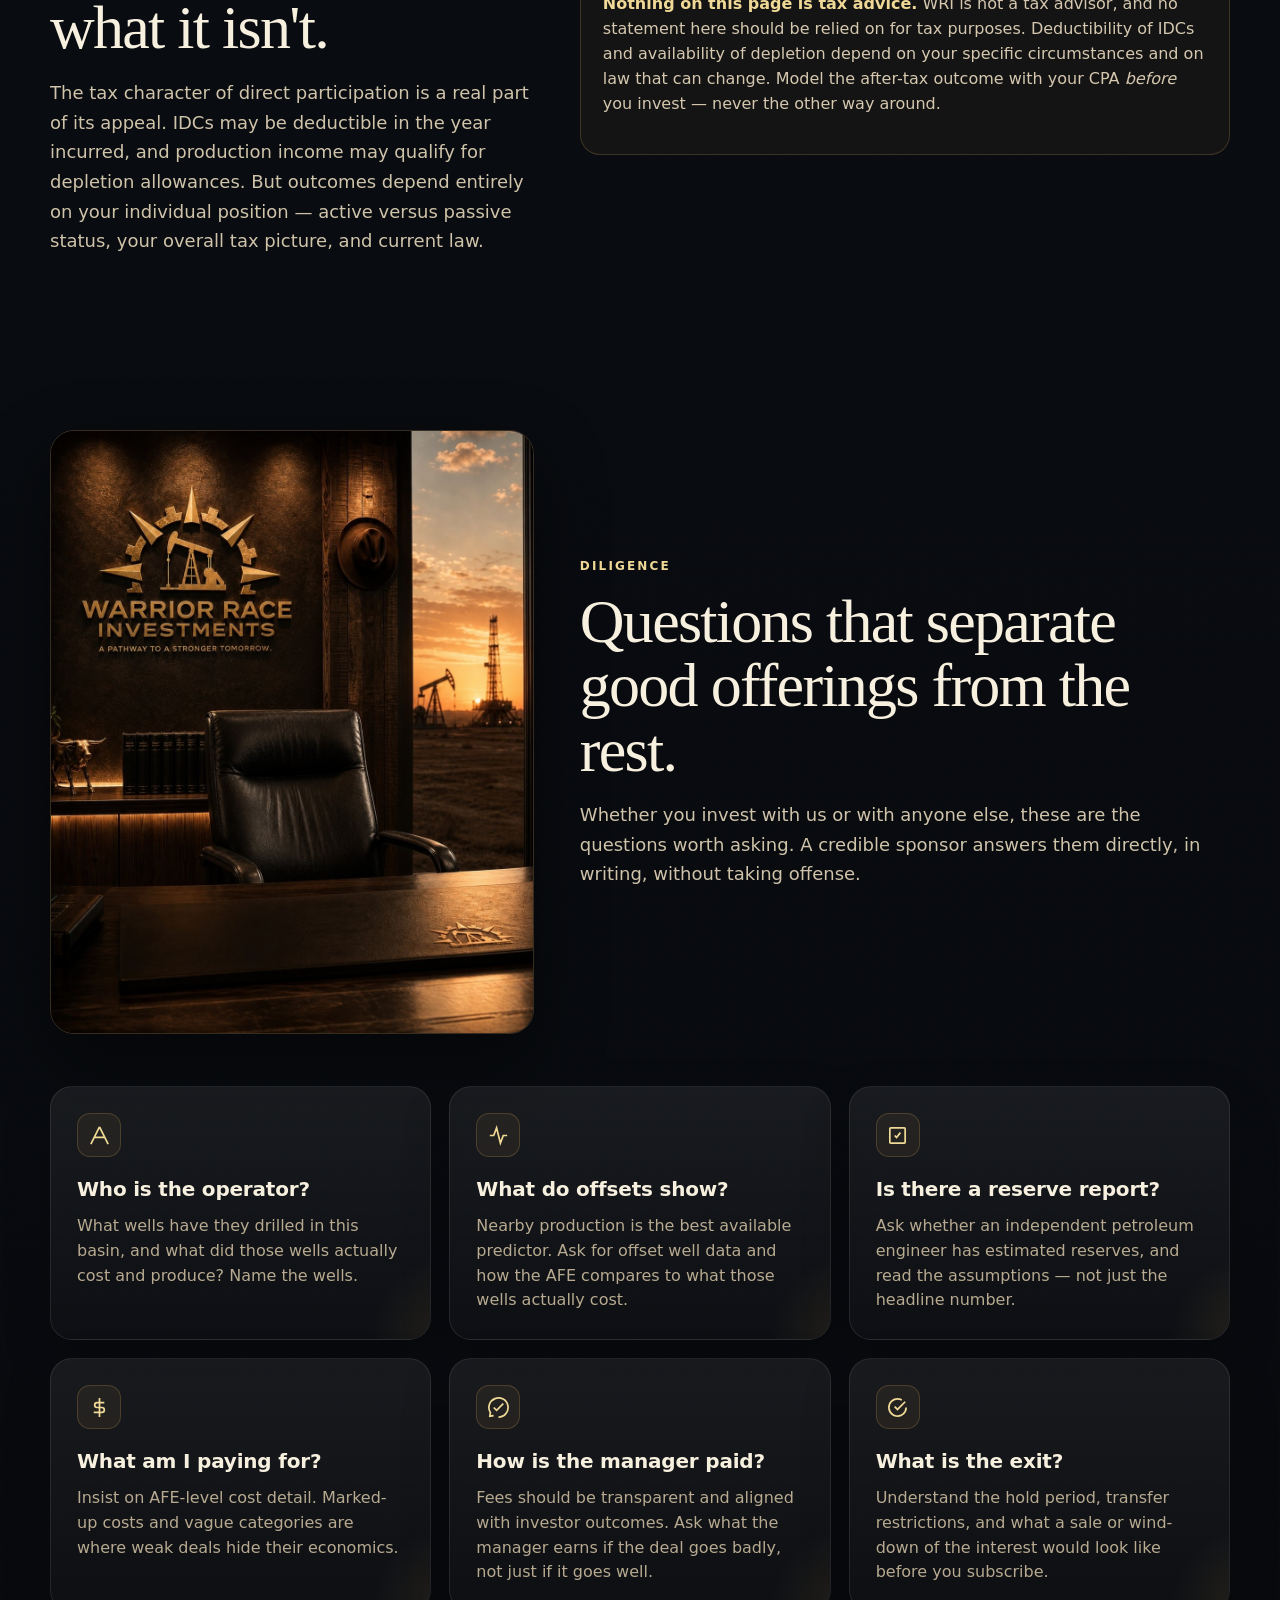
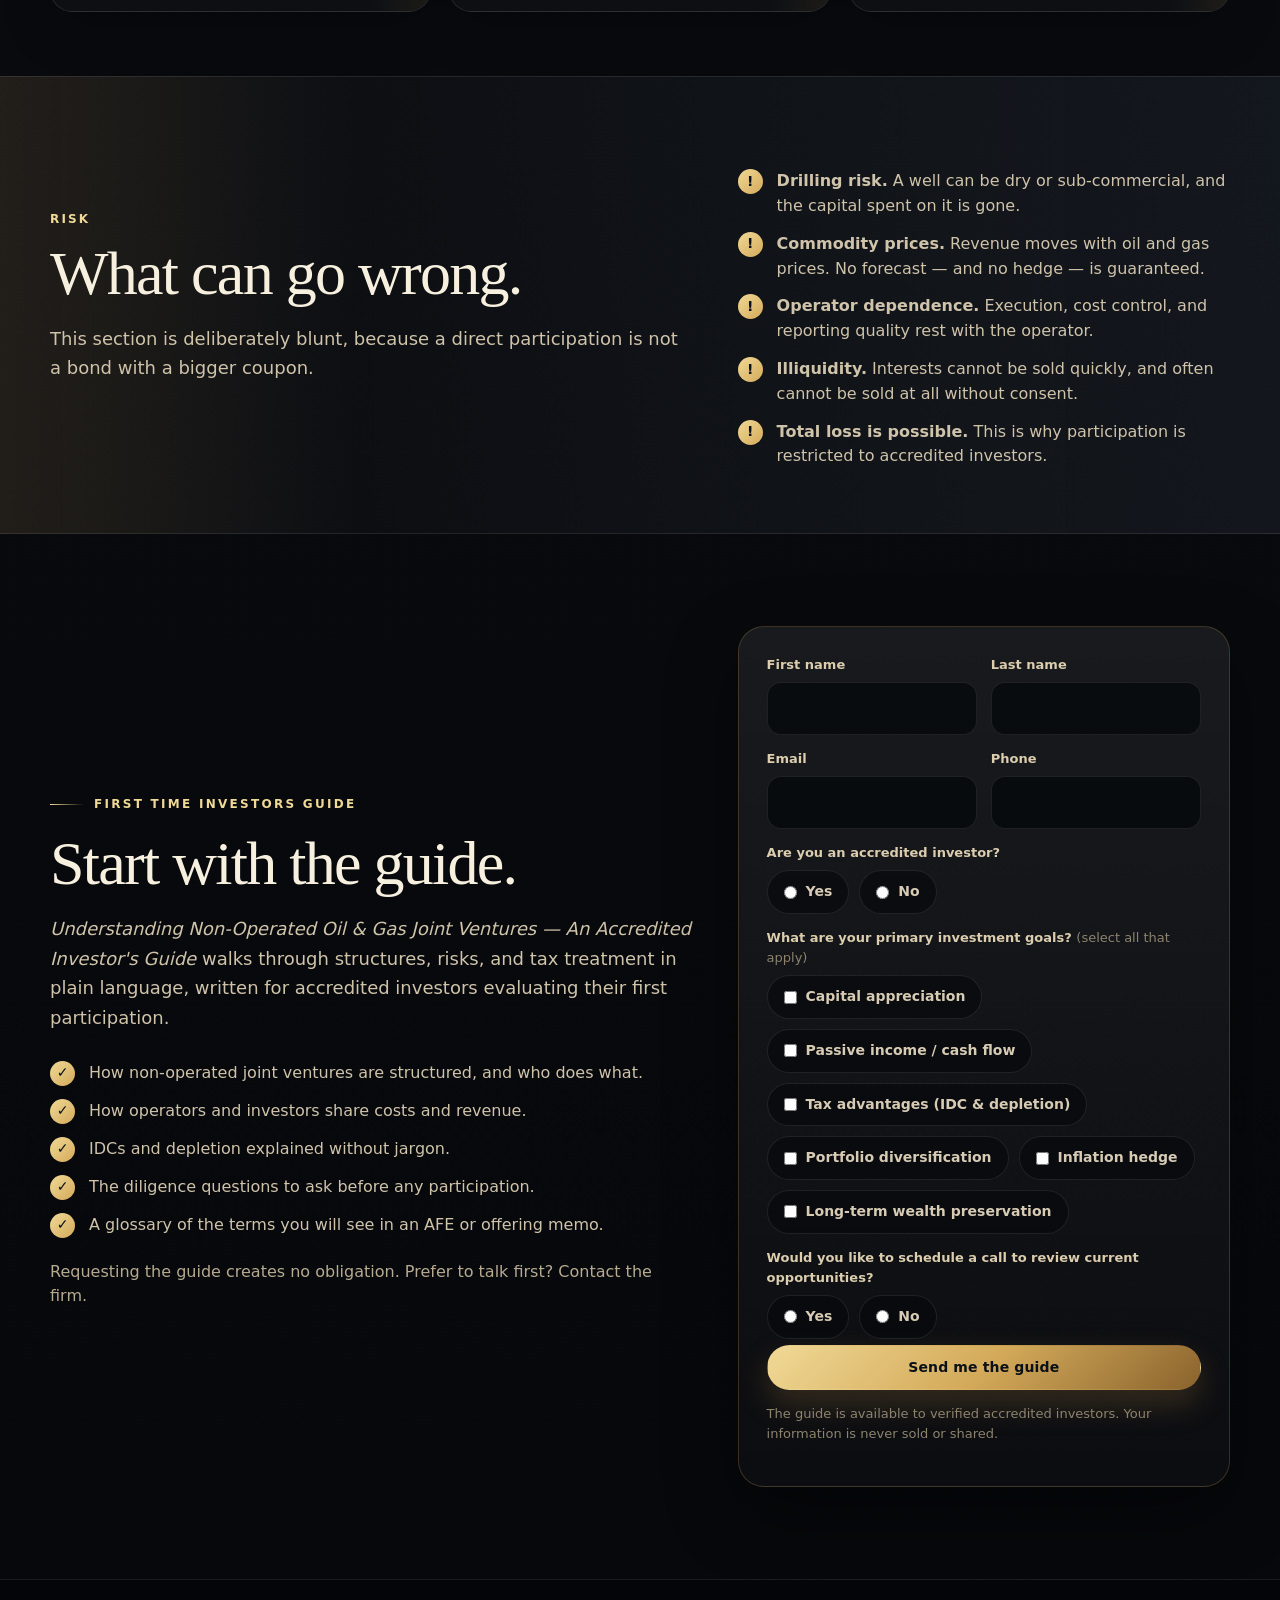
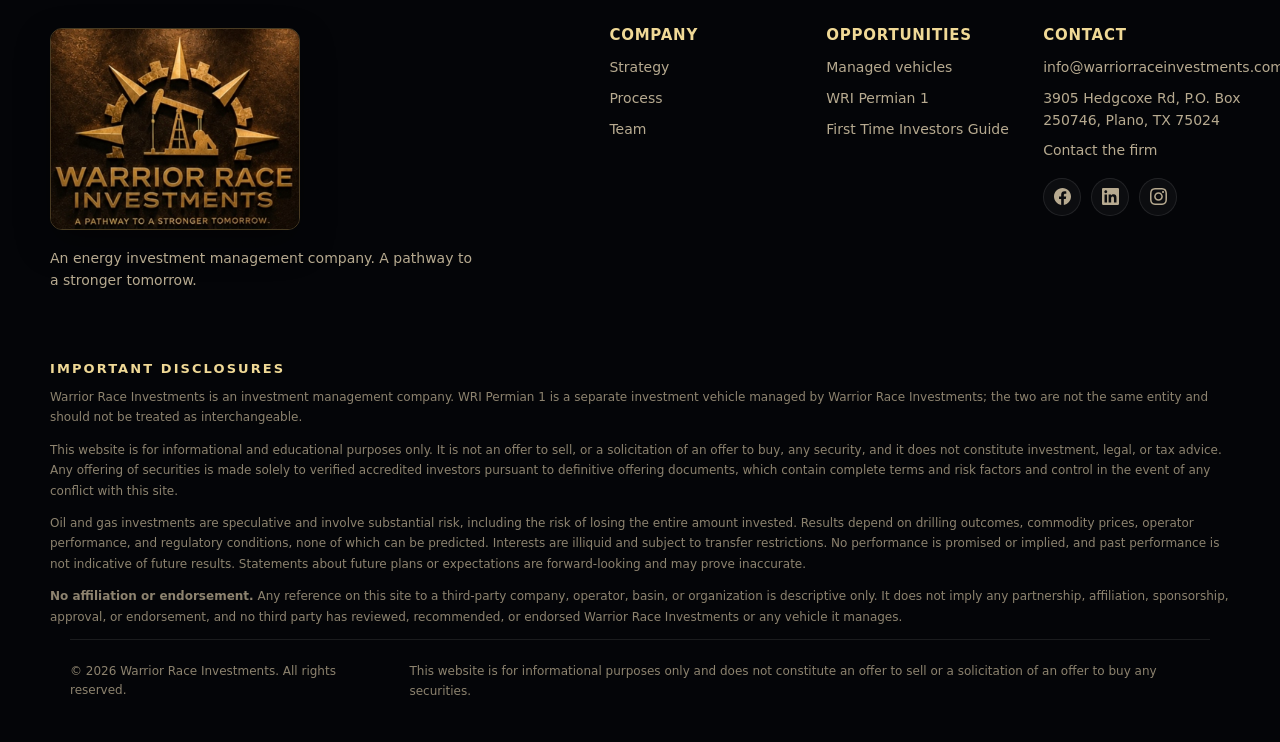
<file: how-to-invest.html>
<!doctype html>
<html lang="en">
<head>
  <meta charset="utf-8">
  <meta name="viewport" content="width=device-width, initial-scale=1">
  <title>How to Invest in Oil &amp; Gas | Warrior Race Investments</title>
  <meta name="description" content="A plain-language education page on investing in oil and gas: the main ways to get exposure, key terms, tax considerations, how offerings are evaluated, and the risks accredited investors must weigh.">
  <link rel="icon" href="data:image/svg+xml,%3Csvg xmlns='http://www.w3.org/2000/svg' viewBox='0 0 32 32'%3E%3Crect width='32' height='32' fill='%230D0B07'/%3E%3Cpath d='M16 5 L23 24 H9 Z' fill='none' stroke='%23C9A227' stroke-width='1.5'/%3E%3Cline x1='6' y1='24' x2='26' y2='24' stroke='%23C9A227' stroke-width='1.5'/%3E%3C/svg%3E">
  <link rel="stylesheet" href="assets/css/styles.css">
  <link rel="canonical" href="https://warriorraceinvestments.com/how-to-invest.html">
  <meta property="og:url" content="https://warriorraceinvestments.com/how-to-invest.html">
  <meta property="og:image" content="https://warriorraceinvestments.com/assets/pipeline-sunset-poster-wide.jpg">
  <meta property="og:site_name" content="Warrior Race Investments">
  <meta name="twitter:card" content="summary_large_image">
  <meta name="twitter:title" content="How to Invest in Oil &amp; Gas | Warrior Race Investments">
  <meta name="twitter:image" content="https://warriorraceinvestments.com/assets/pipeline-sunset-poster-wide.jpg">
<!-- Meta Pixel Code -->
  <script>
  !function(f,b,e,v,n,t,s)
  {if(f.fbq)return;n=f.fbq=function(){n.callMethod?
  n.callMethod.apply(n,arguments):n.queue.push(arguments)};
  if(!f._fbq)f._fbq=n;n.push=n;n.loaded=!0;n.version='2.0';
  n.queue=[];t=b.createElement(e);t.async=!0;
  t.src=v;s=b.getElementsByTagName(e)[0];
  s.parentNode.insertBefore(t,s)}(window, document,'script',
  'https://connect.facebook.net/en_US/fbevents.js');
  fbq('init', '1087317313884649');
  fbq('track', 'PageView');
  </script>
  <noscript><img height="1" width="1" style="display:none"
  src="https://www.facebook.com/tr?id=1087317313884649&ev=PageView&noscript=1"
  /></noscript>
  <!-- End Meta Pixel Code -->
</head>
<body>
  <a class="skip-link" href="#main">Skip to content</a>
  <header class="site-header">
    <div class="nav-wrap">
      <a class="brand" href="index.html" aria-label="Warrior Race Investments home">
        <img class="brand-logo" src="assets/wri-logo-3d.png" alt="Warrior Race Investments logo">
      </a>
      <nav class="main-nav" aria-label="Main navigation">
        <a href="index.html">Home</a>
        <a href="strategy.html">Strategy</a>
        <a href="process.html">Process</a>
        <a href="how-to-invest.html" aria-current="page">How to Invest</a>
        <a href="opportunities.html">Opportunities</a>
        <a href="team.html">Team</a>
        <a class="btn btn-primary nav-menu-cta" href="contact.html">Contact the Firm</a>
      </nav>
      <div class="nav-cta">
        <a class="btn btn-primary btn-small" href="contact.html">Contact the Firm</a>
        <button class="menu-toggle" type="button" aria-label="Open menu" aria-expanded="false" data-menu-toggle><span></span></button>
      </div>
    </div>
  </header>

  <main id="main">
    <section class="page-hero">
      <div class="container">
        <div class="breadcrumb"><a href="index.html">Home</a> / How to Invest</div>
        <div class="eyebrow">Investor Education</div>
        <h1>How to Invest in Oil &amp; Gas</h1>
        <p class="lead">There is more than one way to get exposure to energy. This page walks through the main options, the vocabulary, the tax conversation, and the risks — in plain language, written for accredited investors evaluating direct participation for the first time.</p>
      </div>
    </section>

    <section class="section section-tight">
      <div class="container">
        <div class="video-frame">
          <video controls preload="metadata" playsinline poster="assets/how-to-invest-video-poster.jpg" aria-label="Oil and gas joint ventures: how they work">
            <source src="assets/how-to-invest-video.mp4" type="video/mp4">
            Your browser does not support embedded video.
          </video>
          <p class="video-caption">A short walkthrough of how oil &amp; gas joint ventures work — working interests, operators, non-op owners, and the revenue waterfall — before you dive into the details below.</p>
        </div>
      </div>
    </section>

    <section class="section">
      <div class="container">
        <div class="section-head">
          <div>
            <div class="kicker">The options</div>
            <h2>Four ways investors get exposure to oil &amp; gas.</h2>
          </div>
          <p class="copy">Each route trades off liquidity, visibility, and tax character differently. None is universally "best" — the right structure depends on your balance sheet, tax position, and how much operational detail you want to see.</p>
        </div>
        <div class="table-wrap">
          <table class="matrix">
            <thead>
              <tr>
                <th>Route</th>
                <th>What it is</th>
                <th>Liquidity</th>
                <th>Visibility &amp; control</th>
                <th>Income &amp; tax character</th>
              </tr>
            </thead>
            <tbody>
              <tr>
                <td>Public equities &amp; ETFs</td>
                <td>Shares of listed producers or sector funds.</td>
                <td>High — sell any market day.</td>
                <td>None beyond shareholder rights; exposure is to company performance, not specific wells.</td>
                <td>Dividends and capital gains; standard tax treatment.</td>
              </tr>
              <tr>
                <td>Energy funds &amp; LPs</td>
                <td>Pooled vehicles managed by a general partner.</td>
                <td>Low — quarterly or longer, often gated.</td>
                <td>You see holdings on a reporting schedule; the GP makes every decision.</td>
                <td>K-1 income; management and performance fees apply.</td>
              </tr>
              <tr>
                <td>Royalty &amp; mineral interests</td>
                <td>Ownership of the mineral rights or a share of production revenue.</td>
                <td>Very low; sale requires a buyer for the specific interest.</td>
                <td>No drilling or operating costs — and no control over when or how wells are drilled.</td>
                <td>Production income that may qualify for depletion allowances.</td>
              </tr>
              <tr>
                <td>Direct participation<br>(non-operated working interest)</td>
                <td>You co-own working interests in specific wells; an operator drills and manages operations.</td>
                <td>Illiquid; interests carry transfer restrictions.</td>
                <td>Full visibility into AFEs, costs, and well results — but the operator executes.</td>
                <td>Cash flow from production; IDCs and depletion may apply, depending on your position.</td>
              </tr>
            </tbody>
          </table>
        </div>
        <figure class="media-band" style="margin-top:52px;">
          <img src="assets/img/permian-dusk.jpg" alt="Pumpjacks on Permian Basin scrubland at dusk — illustrative" loading="lazy">
        </figure>
      </div>
    </section>

    <section class="section section-tight">
      <div class="container">
        <div class="split">
          <div>
            <div class="kicker">Key terms</div>
            <h2>The vocabulary that actually matters.</h2>
            <p class="copy-lg">Offering documents are dense, but almost everything rests on a handful of terms. Learn these and you can read an AFE or a joint venture agreement without a translator.</p>
          </div>
          <ul class="feature-list">
            <li><span class="check">&#10003;</span><span><strong>Working interest</strong> — ownership in a lease that carries a share of both the costs and the production.</span></li>
            <li><span class="check">&#10003;</span><span><strong>Non-operated working interest</strong> — you own a share of the wells' economics; another company drills and runs them.</span></li>
            <li><span class="check">&#10003;</span><span><strong>Operator</strong> — the company responsible for drilling, completions, and day-to-day operations. Execution drives outcomes.</span></li>
            <li><span class="check">&#10003;</span><span><strong>Royalty interest</strong> — a share of production revenue free of drilling and operating costs.</span></li>
            <li><span class="check">&#10003;</span><span><strong>AFE</strong> (authorization for expenditure) — the operator's cost estimate for a well, shared with interest owners before drilling.</span></li>
            <li><span class="check">&#10003;</span><span><strong>IDC</strong> (intangible drilling cost) — drilling and completion costs with no salvage value, which may be deductible in the year spent under current law.</span></li>
            <li><span class="check">&#10003;</span><span><strong>Depletion</strong> — an allowance that recovers the cost of the reserves as they are produced.</span></li>
          </ul>
        </div>
      </div>
    </section>

    <section class="section section-tight band">
      <div class="container">
        <div class="section-head">
          <div>
            <div class="kicker">The process</div>
            <h2>How a direct participation actually works.</h2>
          </div>
          <p class="copy">From first look to first distribution, a well-structured deal follows a disciplined sequence. If any step is skipped or rushed, that tells you something.</p>
        </div>
        <div class="process">
          <div class="process-item">
            <div>
              <h3>Screening</h3>
              <p>The manager reviews the operator's track record, the basin, and offset production before anything reaches investors. Most opportunities end here.</p>
            </div>
          </div>
          <div class="process-item">
            <div>
              <h3>Evaluation</h3>
              <p>Reserve estimates, AFEs, lease terms, and deal structure are stress-tested. Costs are compared against offset wells, not against promises.</p>
            </div>
          </div>
          <div class="process-item">
            <div>
              <h3>Subscription</h3>
              <p>If it fits, you review the full offering documents with your own legal, tax, and financial advisors, then subscribe on the stated terms.</p>
            </div>
          </div>
          <div class="process-item">
            <div>
              <h3>Operations</h3>
              <p>The operator drills and completes. Costs arrive through AFEs, and interest owners receive regular reporting on progress and spend.</p>
            </div>
          </div>
          <div class="process-item">
            <div>
              <h3>Distributions &amp; reporting</h3>
              <p>Production revenue flows through as monthly or quarterly distributions, with statements detailing well performance and costs.</p>
            </div>
          </div>
        </div>
      </div>
    </section>

    <section class="section">
      <div class="container">
        <div class="split reverse">
          <div>
            <div class="kicker">Tax</div>
            <h2>Why tax treatment comes up — and what it isn't.</h2>
            <p class="copy-lg">The tax character of direct participation is a real part of its appeal. IDCs may be deductible in the year incurred, and production income may qualify for depletion allowances. But outcomes depend entirely on your individual position — active versus passive status, your overall tax picture, and current law.</p>
          </div>
          <div class="compliance-box">
            <p><strong>Nothing on this page is tax advice.</strong> WRI is not a tax advisor, and no statement here should be relied on for tax purposes. Deductibility of IDCs and availability of depletion depend on your specific circumstances and on law that can change. Model the after-tax outcome with your CPA <em>before</em> you invest — never the other way around.</p>
          </div>
        </div>
      </div>
    </section>

    <section class="section section-tight">
      <div class="container">
        <div class="split reverse" style="align-items:center; margin-bottom:52px;">
          <figure class="leader-photo">
            <img src="assets/img/wri-office.jpg" alt="Warrior Race Investments executive office with a view of an oilfield at sunset — illustrative" loading="lazy">
          </figure>
          <div>
            <div class="kicker">Diligence</div>
            <h2>Questions that separate good offerings from the rest.</h2>
            <p class="copy-lg" style="margin-top:18px;">Whether you invest with us or with anyone else, these are the questions worth asking. A credible sponsor answers them directly, in writing, without taking offense.</p>
          </div>
        </div>
        <div class="grid-3">
          <div class="card">
            <div class="icon-box"><svg viewBox="0 0 24 24" fill="none" stroke="currentColor" stroke-width="1.8" aria-hidden="true"><path d="M12 3 3 21M12 3l9 18M7 14h10"/></svg></div>
            <h3>Who is the operator?</h3>
            <p>What wells have they drilled in this basin, and what did those wells actually cost and produce? Name the wells.</p>
          </div>
          <div class="card">
            <div class="icon-box"><svg viewBox="0 0 24 24" fill="none" stroke="currentColor" stroke-width="1.8" aria-hidden="true"><path d="M3 12h4l3-8 4 16 3-8h4"/></svg></div>
            <h3>What do offsets show?</h3>
            <p>Nearby production is the best available predictor. Ask for offset well data and how the AFE compares to what those wells actually cost.</p>
          </div>
          <div class="card">
            <div class="icon-box"><svg viewBox="0 0 24 24" fill="none" stroke="currentColor" stroke-width="1.8" aria-hidden="true"><path d="M9 12l2 2 4-5M5 4h14a1 1 0 0 1 1 1v14a1 1 0 0 1-1 1H5a1 1 0 0 1-1-1V5a1 1 0 0 1 1-1z"/></svg></div>
            <h3>Is there a reserve report?</h3>
            <p>Ask whether an independent petroleum engineer has estimated reserves, and read the assumptions — not just the headline number.</p>
          </div>
          <div class="card">
            <div class="icon-box"><svg viewBox="0 0 24 24" fill="none" stroke="currentColor" stroke-width="1.8" aria-hidden="true"><path d="M12 2v20M17 7H9.5a2.5 2.5 0 0 0 0 5h5a2.5 2.5 0 0 1 0 5H6"/></svg></div>
            <h3>What am I paying for?</h3>
            <p>Insist on AFE-level cost detail. Marked-up costs and vague categories are where weak deals hide their economics.</p>
          </div>
          <div class="card">
            <div class="icon-box"><svg viewBox="0 0 24 24" fill="none" stroke="currentColor" stroke-width="1.8" aria-hidden="true"><path d="M7 12l3 3 7-7M12 22a10 10 0 1 0-8.5-4.7L3 21l3.9-.6"/></svg></div>
            <h3>How is the manager paid?</h3>
            <p>Fees should be transparent and aligned with investor outcomes. Ask what the manager earns if the deal goes badly, not just if it goes well.</p>
          </div>
          <div class="card">
            <div class="icon-box"><svg viewBox="0 0 24 24" fill="none" stroke="currentColor" stroke-width="1.8" aria-hidden="true"><path d="M9 11l3 3 8-8M21 12a9 9 0 1 1-4.5-7.8"/></svg></div>
            <h3>What is the exit?</h3>
            <p>Understand the hold period, transfer restrictions, and what a sale or wind-down of the interest would look like before you subscribe.</p>
          </div>
        </div>
      </div>
    </section>

    <section class="section section-tight band">
      <div class="container">
        <div class="split">
          <div>
            <div class="kicker">Risk</div>
            <h2>What can go wrong.</h2>
            <p class="copy-lg">This section is deliberately blunt, because a direct participation is not a bond with a bigger coupon.</p>
          </div>
          <ul class="feature-list">
            <li><span class="check">!</span><span><strong>Drilling risk.</strong> A well can be dry or sub-commercial, and the capital spent on it is gone.</span></li>
            <li><span class="check">!</span><span><strong>Commodity prices.</strong> Revenue moves with oil and gas prices. No forecast — and no hedge — is guaranteed.</span></li>
            <li><span class="check">!</span><span><strong>Operator dependence.</strong> Execution, cost control, and reporting quality rest with the operator.</span></li>
            <li><span class="check">!</span><span><strong>Illiquidity.</strong> Interests cannot be sold quickly, and often cannot be sold at all without consent.</span></li>
            <li><span class="check">!</span><span><strong>Total loss is possible.</strong> This is why participation is restricted to accredited investors.</span></li>
          </ul>
        </div>
      </div>
    </section>

    <section class="section" id="guide">
      <div class="container">
        <div class="split">
          <div>
            <div class="eyebrow">First Time Investors Guide</div>
            <h2>Start with the guide.</h2>
            <p class="copy-lg"><em>Understanding Non-Operated Oil &amp; Gas Joint Ventures — An Accredited Investor's Guide</em> walks through structures, risks, and tax treatment in plain language, written for accredited investors evaluating their first participation.</p>
            <ul class="feature-list">
              <li><span class="check">&#10003;</span><span>How non-operated joint ventures are structured, and who does what.</span></li>
              <li><span class="check">&#10003;</span><span>How operators and investors share costs and revenue.</span></li>
              <li><span class="check">&#10003;</span><span>IDCs and depletion explained without jargon.</span></li>
              <li><span class="check">&#10003;</span><span>The diligence questions to ask before any participation.</span></li>
              <li><span class="check">&#10003;</span><span>A glossary of the terms you will see in an AFE or offering memo.</span></li>
            </ul>
            <p class="copy" style="margin-top:22px;">Requesting the guide creates no obligation. Prefer to talk first? <a href="contact.html">Contact the firm</a>.</p>
          </div>
          <form class="form-card" id="guideForm" action="https://wri-landing-page.vercel.app/api/guide" method="POST" novalidate>
            <input type="hidden" name="_subject" id="guideSubject" value="WRI First Time Investors Guide Request">
            <input type="hidden" name="_autoresponse" id="guideAutoresponse" value="">
            <input type="hidden" name="_template" value="table">
            <input type="hidden" name="_next" id="guideNext" value="https://wripermianone.github.io/wri-landing-page/guide-download.html">
            <input type="text" name="_honey" tabindex="-1" autocomplete="off" aria-hidden="true" style="display:none">

            <div class="form-grid">
              <div class="field">
                <label for="gf-first">First name</label>
                <input id="gf-first" name="first_name" type="text" required autocomplete="given-name">
              </div>
              <div class="field">
                <label for="gf-last">Last name</label>
                <input id="gf-last" name="last_name" type="text" required autocomplete="family-name">
              </div>
              <div class="field">
                <label for="gf-email">Email</label>
                <input id="gf-email" name="email" type="email" required autocomplete="email">
              </div>
              <div class="field">
                <label for="gf-phone">Phone</label>
                <input id="gf-phone" name="phone" type="tel" required autocomplete="tel">
              </div>
              <div class="field full">
                <span class="field-label">Are you an accredited investor?</span>
                <div class="seg">
                  <label><input type="radio" name="accredited" value="YES" required> Yes</label>
                  <label><input type="radio" name="accredited" value="NO"> No</label>
                </div>
              </div>
              <div class="field full">
                <span class="field-label">What are your primary investment goals? <span class="muted-note">(select all that apply)</span></span>
                <div class="chips">
                  <label class="chip"><input type="checkbox" name="goals" value="Capital appreciation"> Capital appreciation</label>
                  <label class="chip"><input type="checkbox" name="goals" value="Passive income / cash flow"> Passive income / cash flow</label>
                  <label class="chip"><input type="checkbox" name="goals" value="Tax advantages (IDC &amp; depletion)"> Tax advantages (IDC &amp; depletion)</label>
                  <label class="chip"><input type="checkbox" name="goals" value="Portfolio diversification"> Portfolio diversification</label>
                  <label class="chip"><input type="checkbox" name="goals" value="Inflation hedge"> Inflation hedge</label>
                  <label class="chip"><input type="checkbox" name="goals" value="Long-term wealth preservation"> Long-term wealth preservation</label>
                </div>
              </div>
              <div class="field full">
                <span class="field-label">Would you like to schedule a call to review current opportunities?</span>
                <div class="seg">
                  <label><input type="radio" name="schedule_call" value="YES" required> Yes</label>
                  <label><input type="radio" name="schedule_call" value="NO"> No</label>
                </div>
              </div>
            </div>

            <p class="form-note" id="guideFormError" data-form-error hidden></p>
            <button type="submit" class="btn btn-primary" id="guideSubmitBtn" style="width:100%;margin-top:6px;">Send me the guide</button>
            <p class="form-note">The guide is available to verified accredited investors. Your information is never sold or shared.</p>
          </form>
        </div>
      </div>
    </section>
  </main>

  <footer class="site-footer">
    <div class="footer-main">
      <div class="footer-brand">
        <img class="footer-logo" src="assets/wri-logo-3d.png" alt="Warrior Race Investments logo">
        <p>An energy investment management company. A pathway to a stronger tomorrow.</p>
      </div>
      <div>
        <h4>Company</h4>
        <ul>
          <li><a href="strategy.html">Strategy</a></li>
          <li><a href="process.html">Process</a></li>
          <li><a href="team.html">Team</a></li>
        </ul>
      </div>
      <div>
        <h4>Opportunities</h4>
        <ul>
          <li><a href="opportunities.html">Managed vehicles</a></li>
          <li><a href="https://wripermianone.github.io/wri-landing-page/" target="_blank" rel="noopener noreferrer">WRI Permian 1</a></li>
          <li><a href="how-to-invest.html#guide">First Time Investors Guide</a></li>
        </ul>
      </div>
      <div>
        <h4>Contact</h4>
        <ul>
          <li><a href="mailto:info@warriorraceinvestments.com">info@warriorraceinvestments.com</a></li>
          <li>3905 Hedgcoxe Rd, P.O. Box 250746, Plano, TX 75024</li>
          <li><a href="contact.html">Contact the firm</a></li>
        </ul>
        <div class="social-links" aria-label="Warrior Race Investments on social media">
          <a href="https://www.facebook.com/profile.php?id=61593320726697" target="_blank" rel="noopener noreferrer" aria-label="Warrior Race Investments on Facebook">
            <svg viewBox="0 0 24 24" aria-hidden="true"><path d="M24 12.073c0-6.627-5.373-12-12-12s-12 5.373-12 12c0 5.99 4.388 10.954 10.125 11.854v-8.385H7.078v-3.47h3.047V9.43c0-3.007 1.792-4.669 4.533-4.669 1.312 0 2.686.235 2.686.235v2.953H15.83c-1.491 0-1.956.925-1.956 1.874v2.25h3.328l-.532 3.47h-2.796v8.385C19.612 23.027 24 18.062 24 12.073z"/></svg>
          </a>
          <a href="https://www.linkedin.com/company/warrior-race-investments" target="_blank" rel="noopener noreferrer" aria-label="Warrior Race Investments on LinkedIn">
            <svg viewBox="0 0 24 24" aria-hidden="true"><path d="M20.447 20.452h-3.554v-5.569c0-1.328-.027-3.037-1.852-3.037-1.853 0-2.136 1.445-2.136 2.939v5.667H9.351V9h3.414v1.561h.046c.477-.9 1.637-1.85 3.37-1.85 3.601 0 4.267 2.37 4.267 5.455v6.286zM5.337 7.433c-1.144 0-2.063-.926-2.063-2.065 0-1.138.92-2.063 2.063-2.063 1.14 0 2.064.925 2.064 2.063 0 1.139-.925 2.065-2.064 2.065zm1.782 13.019H3.555V9h3.564v11.452zM22.225 0H1.771C.792 0 0 .774 0 1.729v20.542C0 23.227.792 24 1.771 24h20.451C23.2 24 24 23.227 24 22.271V1.729C24 .774 23.2 0 22.225 0z"/></svg>
          </a>
          <a href="https://www.instagram.com/warriorraceinvestments/" target="_blank" rel="noopener noreferrer" aria-label="Warrior Race Investments on Instagram">
            <svg viewBox="0 0 24 24" aria-hidden="true"><path d="M12 2.163c3.204 0 3.584.012 4.85.07 3.252.148 4.771 1.691 4.919 4.919.058 1.265.069 1.645.069 4.849 0 3.205-.012 3.584-.069 4.849-.149 3.225-1.664 4.771-4.919 4.919-1.266.058-1.644.07-4.85.07-3.204 0-3.584-.012-4.849-.07-3.26-.149-4.771-1.699-4.919-4.92-.058-1.265-.07-1.644-.07-4.849 0-3.204.013-3.583.07-4.849.149-3.227 1.664-4.771 4.919-4.919 1.266-.057 1.645-.069 4.849-.069zm0-2.163c-3.259 0-3.667.014-4.947.072-4.358.2-6.78 2.618-6.98 6.98-.059 1.281-.073 1.689-.073 4.948 0 3.259.014 3.668.072 4.948.2 4.358 2.618 6.78 6.98 6.98 1.281.058 1.689.072 4.948.072 3.259 0 3.668-.014 4.948-.072 4.354-.2 6.782-2.618 6.979-6.98.059-1.28.073-1.689.073-4.948 0-3.259-.014-3.667-.072-4.947-.196-4.354-2.617-6.78-6.979-6.98-1.281-.059-1.69-.073-4.949-.073zm0 5.838c-3.403 0-6.162 2.759-6.162 6.162s2.759 6.163 6.162 6.163 6.162-2.759 6.162-6.163c0-3.403-2.759-6.162-6.162-6.162zm0 10.162c-2.209 0-4-1.79-4-4 0-2.209 1.791-4 4-4s4 1.791 4 4c0 2.21-1.791 4-4 4zm6.406-11.845c-.796 0-1.441.645-1.441 1.44s.645 1.44 1.441 1.44c.795 0 1.439-.645 1.439-1.44s-.644-1.44-1.439-1.44z"/></svg>
          </a>
        </div>
      </div>
    </div>
    <div class="footer-legal">
      <h4>Important disclosures</h4>
      <p>Warrior Race Investments is an investment management company. WRI Permian 1 is a separate investment vehicle managed by Warrior Race Investments; the two are not the same entity and should not be treated as interchangeable.</p>
      <p>This website is for informational and educational purposes only. It is not an offer to sell, or a solicitation of an offer to buy, any security, and it does not constitute investment, legal, or tax advice. Any offering of securities is made solely to verified accredited investors pursuant to definitive offering documents, which contain complete terms and risk factors and control in the event of any conflict with this site.</p>
      <p>Oil and gas investments are speculative and involve substantial risk, including the risk of losing the entire amount invested. Results depend on drilling outcomes, commodity prices, operator performance, and regulatory conditions, none of which can be predicted. Interests are illiquid and subject to transfer restrictions. No performance is promised or implied, and past performance is not indicative of future results. Statements about future plans or expectations are forward-looking and may prove inaccurate.</p>
      <p><strong>No affiliation or endorsement.</strong> Any reference on this site to a third-party company, operator, basin, or organization is descriptive only. It does not imply any partnership, affiliation, sponsorship, approval, or endorsement, and no third party has reviewed, recommended, or endorsed Warrior Race Investments or any vehicle it manages.</p>
      <div class="footer-bottom">
        <span>&copy; <span data-year>2026</span> Warrior Race Investments. All rights reserved.</span>
        <span class="disclaimer">This website is for informational purposes only and does not constitute an offer to sell or a solicitation of an offer to buy any securities.</span>
      </div>
    </div>
  </footer>
  <script src="assets/js/main.js"></script>
  <script>
    (function () {
      'use strict';
      var form = document.getElementById('guideForm');
      if (!form) return;
      var errorEl = document.getElementById('guideFormError');
      var autoresponseInput = document.getElementById('guideAutoresponse');
      var nextInput = document.getElementById('guideNext');
      var submitBtn = document.getElementById('guideSubmitBtn');

      var DOWNLOAD_URL = 'https://wripermianone.github.io/wri-landing-page/assets/WRI-First-Time-Investors-Guide.pdf';
      var DOWNLOAD_PAGE = 'https://wripermianone.github.io/wri-landing-page/guide-download.html';
      var DECLINED_PAGE = 'https://wripermianone.github.io/wri-landing-page/guide-not-accredited.html';
      var CALENDAR_URL = 'https://calendar.app.google/gRdJZqdeFKwtAd9HA';

      function showError(msg) {
        errorEl.textContent = msg;
        errorEl.hidden = false;
      }

      function buildAutoresponse(firstName) {
        return [
          'Hello ' + firstName + ',',
          '',
          'Thank you for requesting the Warrior Race Investments guide, "Understanding Non-Operated Oil & Gas Joint Ventures \u2014 An Accredited Investor\'s Guide."',
          '',
          'Download your guide here:',
          DOWNLOAD_URL,
          '',
          'If you would like to review current opportunities, you can schedule a call:',
          CALENDAR_URL,
          '',
          'Best regards,',
          '',
          'DALTON ORTIZ | Founder / Managing Partner',
          'Office: 214-427-5197',
          'Mobile: 469-822-0942',
          'Email: dalton@warriorraceinvestments.com',
          'Website: https://warriorraceinvestments.com',
          '',
          '--------------------------------------------------',
          'CONFIDENTIALITY AND RISK NOTICE',
          '--------------------------------------------------',
          'Accredited investors only. Confidential. Educational material only, not an offer to sell or a solicitation to buy any security. Oil and gas investments involve a high degree of risk, including potential loss of the entire investment. WRI is not a registered investment advisor, broker-dealer, or tax advisor. Consult your own legal, tax, and financial advisors before investing.'
        ].join('\r\n');
      }

      function buildDeclinedAutoresponse(firstName) {
        return [
          'Hello ' + firstName + ',',
          '',
          'Thank you for your interest in Warrior Race Investments and the First Time Investors Guide.',
          '',
          'Unfortunately, the guide is available only to accredited investors. Based on your response, we are unable to send it to you at this time.',
          '',
          'If you believe this is incorrect, or you would like to discuss your situation, please contact Dalton Ortiz at dalton@warriorraceinvestments.com.',
          '',
          'Best regards,',
          '',
          'Dalton Ortiz',
          'Founder / Managing Partner',
          'Warrior Race Investments, LLC',
          '',
          '--------------------------------------------------',
          'CONFIDENTIALITY AND RISK NOTICE',
          '--------------------------------------------------',
          'Accredited investors only. Confidential. Educational material only, not an offer to sell or a solicitation to buy any security. Oil and gas investments involve a high degree of risk, including potential loss of the entire investment. WRI is not a registered investment advisor, broker-dealer, or tax advisor. Consult your own legal, tax, and financial advisors before investing.'
        ].join('\r\n');
      }

      form.addEventListener('submit', function (event) {
        event.preventDefault();
        errorEl.hidden = true;

        var data = new FormData(form);
        var required = ['first_name', 'last_name', 'email', 'phone', 'accredited', 'schedule_call'];
        for (var i = 0; i < required.length; i += 1) {
          if (!data.get(required[i])) {
            showError('Please complete every field before submitting.');
            return;
          }
        }
        var goals = data.getAll('goals');
        if (goals.length === 0) {
          showError('Please select at least one investment goal.');
          return;
        }

        var firstName = String(data.get('first_name')).trim();
        var accredited = data.get('accredited') === 'YES';
        autoresponseInput.value = accredited ? buildAutoresponse(firstName) : buildDeclinedAutoresponse(firstName);
        nextInput.value = accredited ? DOWNLOAD_PAGE : DECLINED_PAGE;

        submitBtn.disabled = true;
        submitBtn.textContent = 'Sending...';

        // FormSubmit's autoresponse works only through a standard form
        // submission, not through AJAX. Native submit avoids rerunning
        // this handler.
        HTMLFormElement.prototype.submit.call(form);
      });
    })();
  </script>
</body>
</html>
</file>
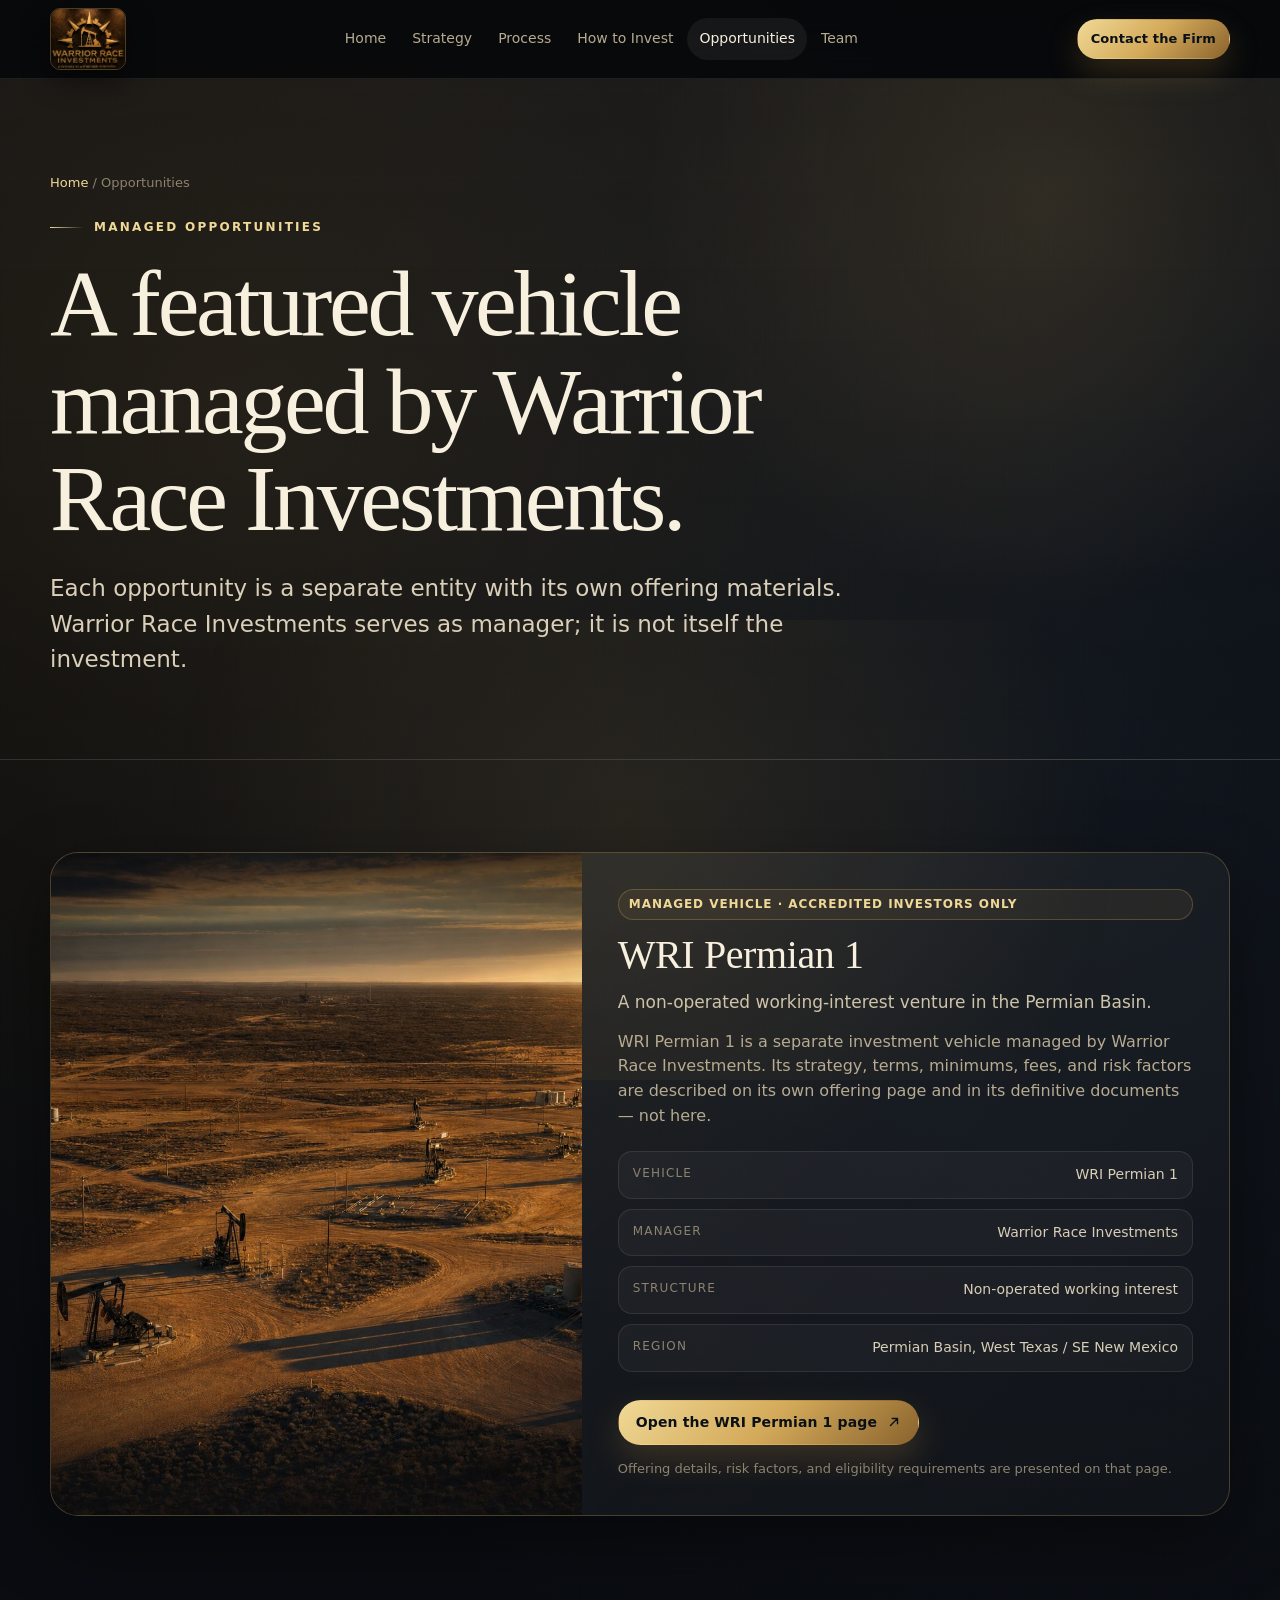
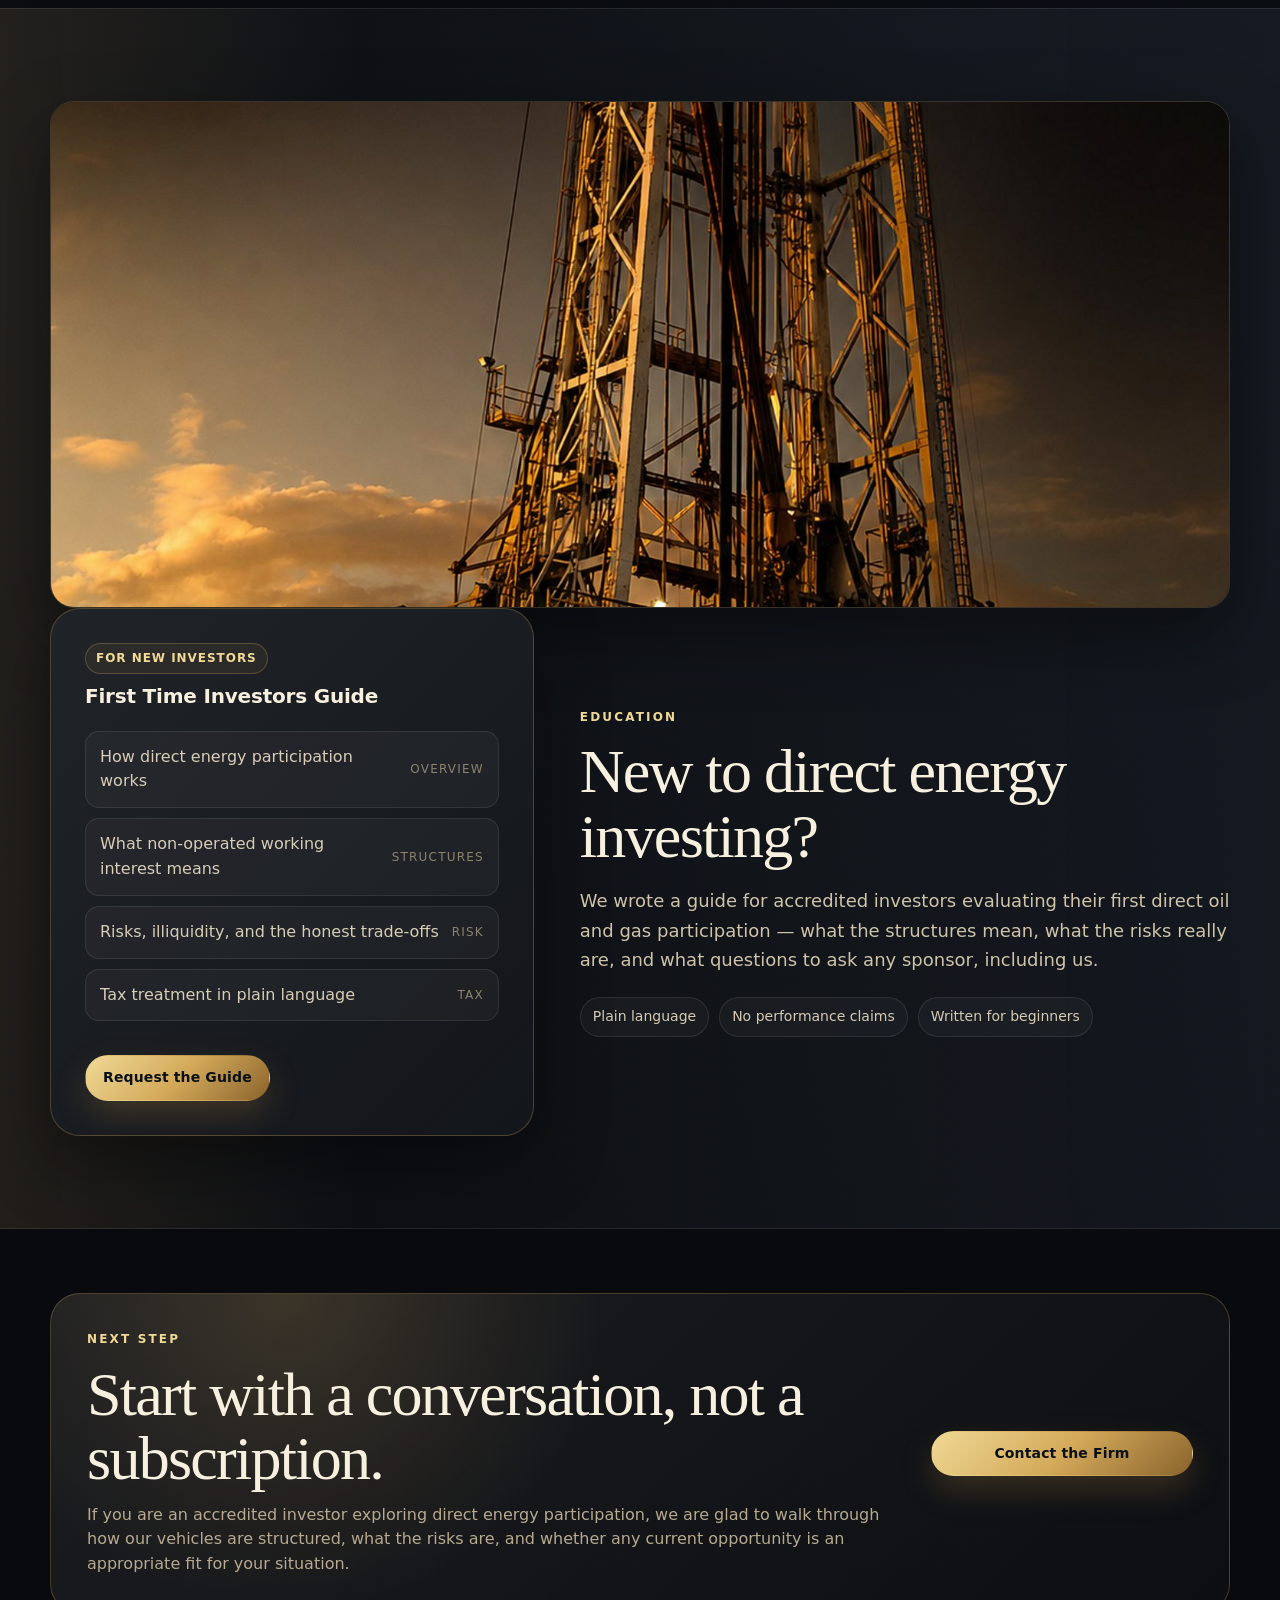
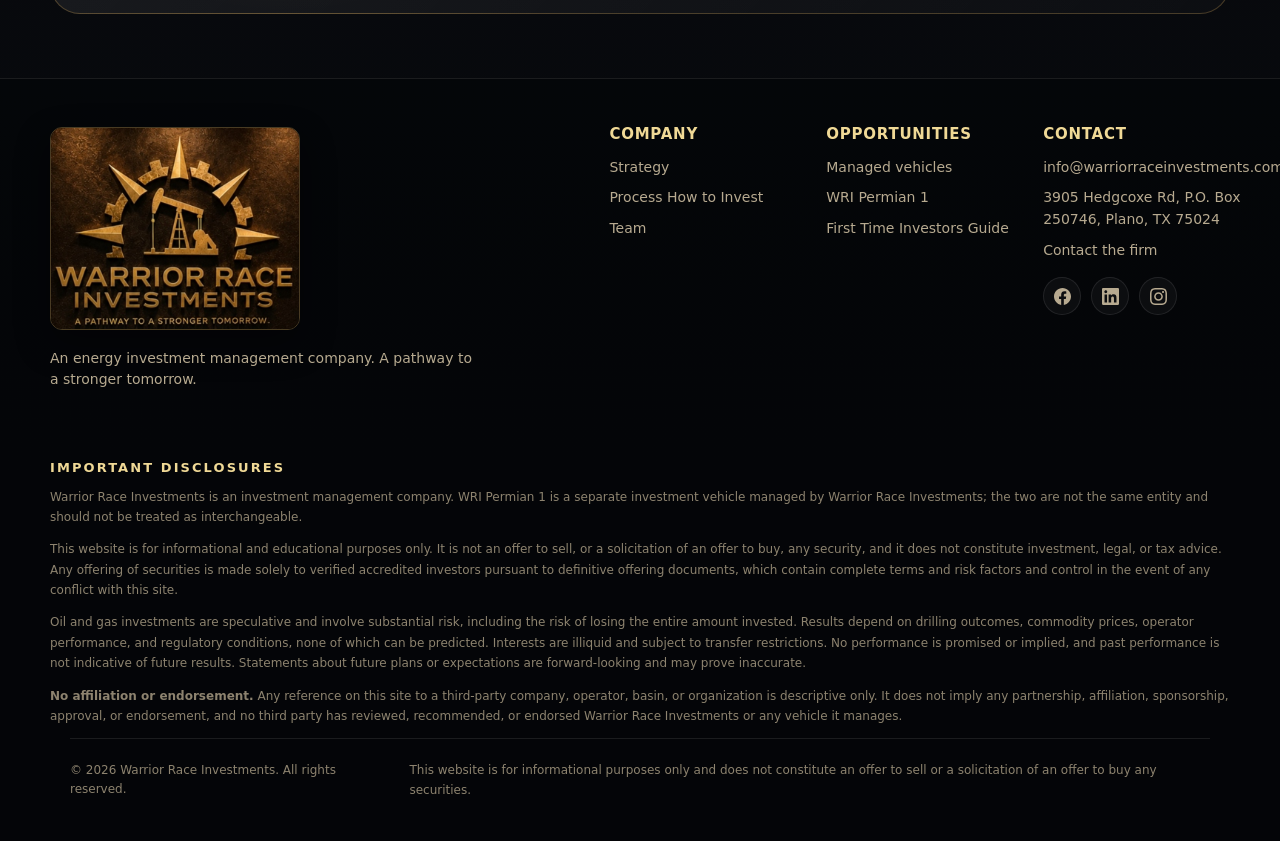
<file: opportunities.html>
<!doctype html>
<html lang="en">
<head>
  <meta charset="utf-8">
  <meta name="viewport" content="width=device-width, initial-scale=1">
  <title>Managed Opportunities | Warrior Race Investments</title>
  <meta name="description" content="WRI Permian 1 — a non-operated working-interest venture in the Permian Basin, managed by Warrior Race Investments. Offering details are presented on its own page and in definitive documents.">
  <link rel="icon" href="data:image/svg+xml,%3Csvg xmlns='http://www.w3.org/2000/svg' viewBox='0 0 32 32'%3E%3Crect width='32' height='32' fill='%230D0B07'/%3E%3Cpath d='M16 5 L23 24 H9 Z' fill='none' stroke='%23C9A227' stroke-width='1.5'/%3E%3Cline x1='6' y1='24' x2='26' y2='24' stroke='%23C9A227' stroke-width='1.5'/%3E%3C/svg%3E">
  <link rel="stylesheet" href="assets/css/styles.css">
  <link rel="canonical" href="https://warriorraceinvestments.com/opportunities.html">
  <meta property="og:url" content="https://warriorraceinvestments.com/opportunities.html">
  <meta property="og:image" content="https://warriorraceinvestments.com/assets/pipeline-sunset-poster-wide.jpg">
  <meta property="og:site_name" content="Warrior Race Investments">
  <meta name="twitter:card" content="summary_large_image">
  <meta name="twitter:title" content="Managed Opportunities | Warrior Race Investments">
  <meta name="twitter:image" content="https://warriorraceinvestments.com/assets/pipeline-sunset-poster-wide.jpg">
<!-- Meta Pixel Code -->
  <script>
  !function(f,b,e,v,n,t,s)
  {if(f.fbq)return;n=f.fbq=function(){n.callMethod?
  n.callMethod.apply(n,arguments):n.queue.push(arguments)};
  if(!f._fbq)f._fbq=n;n.push=n;n.loaded=!0;n.version='2.0';
  n.queue=[];t=b.createElement(e);t.async=!0;
  t.src=v;s=b.getElementsByTagName(e)[0];
  s.parentNode.insertBefore(t,s)}(window, document,'script',
  'https://connect.facebook.net/en_US/fbevents.js');
  fbq('init', '1087317313884649');
  fbq('track', 'PageView');
  </script>
  <noscript><img height="1" width="1" style="display:none"
  src="https://www.facebook.com/tr?id=1087317313884649&ev=PageView&noscript=1"
  /></noscript>
  <!-- End Meta Pixel Code -->
</head>
<body>
  <a class="skip-link" href="#main">Skip to content</a>
  <header class="site-header">
    <div class="nav-wrap">
      <a class="brand" href="index.html" aria-label="Warrior Race Investments home">
        <img class="brand-logo" src="assets/wri-logo-3d.png" alt="Warrior Race Investments logo">
      </a>
      <nav class="main-nav" aria-label="Main navigation">
        <a href="index.html">Home</a>
        <a href="strategy.html">Strategy</a>
        <a href="process.html">Process</a>
        <a href="how-to-invest.html">How to Invest</a>
        <a href="opportunities.html" aria-current="page">Opportunities</a>
        <a href="team.html">Team</a>
        <a class="btn btn-primary nav-menu-cta" href="contact.html">Contact the Firm</a>
      </nav>
      <div class="nav-cta">
        <a class="btn btn-primary btn-small" href="contact.html">Contact the Firm</a>
        <button class="menu-toggle" type="button" aria-label="Open menu" aria-expanded="false" data-menu-toggle><span></span></button>
      </div>
    </div>
  </header>

  <main id="main">
    <section class="page-hero">
      <div class="container">
        <div class="breadcrumb"><a href="index.html">Home</a> / Opportunities</div>
        <div class="eyebrow">Managed Opportunities</div>
        <h1>A featured vehicle managed by Warrior Race Investments.</h1>
        <p class="lead">Each opportunity is a separate entity with its own offering materials. Warrior Race Investments serves as manager; it is not itself the investment.</p>
      </div>
    </section>

    <section class="section">
      <div class="container">
        <article class="deal-card">
          <div class="deal-media">
            <img src="assets/permian-aerial.jpg" alt="Aerial view of a Permian Basin development area at sunset — illustrative" loading="lazy">
          </div>
          <div class="deal-body">
            <span class="badge">Managed vehicle &middot; Accredited investors only</span>
            <h3>WRI Permian 1</h3>
            <p class="deal-sub">A non-operated working-interest venture in the Permian Basin.</p>
            <p class="deal-copy">WRI Permian 1 is a separate investment vehicle managed by Warrior Race Investments. Its strategy, terms, minimums, fees, and risk factors are described on its own offering page and in its definitive documents — not here.</p>
            <ul class="deal-facts">
              <li><span>Vehicle</span>WRI Permian 1</li>
              <li><span>Manager</span>Warrior Race Investments</li>
              <li><span>Structure</span>Non-operated working interest</li>
              <li><span>Region</span>Permian Basin, West Texas / SE New Mexico</li>
            </ul>
            <div class="hero-actions" style="margin-top:10px;">
              <a class="btn btn-primary" href="https://wripermianone.github.io/wri-landing-page/" target="_blank" rel="noopener noreferrer">
                Open the WRI Permian 1 page
                <svg aria-hidden="true" width="14" height="14" viewBox="0 0 16 16" fill="none"><path d="M4 12L12 4M12 4H6M12 4v6" stroke="currentColor" stroke-width="1.6" stroke-linecap="round" stroke-linejoin="round"/></svg>
              </a>
            </div>
            <p class="deal-note">Offering details, risk factors, and eligibility requirements are presented on that page.</p>
          </div>
        </article>
      </div>
    </section>

    <section class="section band">
      <div class="container">
        <figure class="media-band">
          <img src="assets/img/rig-golden-hour.jpg" alt="Drilling rig derrick at golden hour — illustrative" loading="lazy">
        </figure>
      </div>
      <div class="container split reverse">
        <div class="data-room">
          <div class="data-room-header">
            <div>
              <span class="badge">For New Investors</span>
              <h3 style="margin-top:12px;">First Time Investors Guide</h3>
            </div>
          </div>
          <ul class="room-list">
            <li>How direct energy participation works <span>Overview</span></li>
            <li>What non-operated working interest means <span>Structures</span></li>
            <li>Risks, illiquidity, and the honest trade-offs <span>Risk</span></li>
            <li>Tax treatment in plain language <span>Tax</span></li>
          </ul>
          <div class="hero-actions">
            <a class="btn btn-primary" href="how-to-invest.html#guide">Request the Guide</a>
          </div>
        </div>
        <div>
          <div class="kicker">Education</div>
          <h2>New to direct energy investing?</h2>
          <p class="copy-lg">We wrote a guide for accredited investors evaluating their first direct oil and gas participation — what the structures mean, what the risks really are, and what questions to ask any sponsor, including us.</p>
          <div class="pill-list">
            <span class="pill">Plain language</span>
            <span class="pill">No performance claims</span>
            <span class="pill">Written for beginners</span>
          </div>
        </div>
      </div>
    </section>

    <section class="section-tight">
      <div class="container">
        <div class="cta-panel">
          <div>
            <div class="kicker">Next Step</div>
            <h2>Start with a conversation, not a subscription.</h2>
            <p>If you are an accredited investor exploring direct energy participation, we are glad to walk through how our vehicles are structured, what the risks are, and whether any current opportunity is an appropriate fit for your situation.</p>
          </div>
          <a class="btn btn-primary" href="contact.html">Contact the Firm</a>
        </div>
      </div>
    </section>
  </main>

  <footer class="site-footer">
    <div class="footer-main">
      <div class="footer-brand">
        <img class="footer-logo" src="assets/wri-logo-3d.png" alt="Warrior Race Investments logo">
        <p>An energy investment management company. A pathway to a stronger tomorrow.</p>
      </div>
      <div>
        <h4>Company</h4>
        <ul>
          <li><a href="strategy.html">Strategy</a></li>
          <li><a href="process.html">Process</a>
        <a href="how-to-invest.html">How to Invest</a></li>
          <li><a href="team.html">Team</a></li>
        </ul>
      </div>
      <div>
        <h4>Opportunities</h4>
        <ul>
          <li><a href="opportunities.html">Managed vehicles</a></li>
          <li><a href="https://wripermianone.github.io/wri-landing-page/" target="_blank" rel="noopener noreferrer">WRI Permian 1</a></li>
          <li><a href="how-to-invest.html#guide">First Time Investors Guide</a></li>
        </ul>
      </div>
      <div>
        <h4>Contact</h4>
        <ul>
          <li><a href="mailto:info@warriorraceinvestments.com">info@warriorraceinvestments.com</a></li>
          <li>3905 Hedgcoxe Rd, P.O. Box 250746, Plano, TX 75024</li>
          <li><a href="contact.html">Contact the firm</a></li>
        </ul>
        <div class="social-links" aria-label="Warrior Race Investments on social media">
          <a href="https://www.facebook.com/profile.php?id=61593320726697" target="_blank" rel="noopener noreferrer" aria-label="Warrior Race Investments on Facebook">
            <svg viewBox="0 0 24 24" aria-hidden="true"><path d="M24 12.073c0-6.627-5.373-12-12-12s-12 5.373-12 12c0 5.99 4.388 10.954 10.125 11.854v-8.385H7.078v-3.47h3.047V9.43c0-3.007 1.792-4.669 4.533-4.669 1.312 0 2.686.235 2.686.235v2.953H15.83c-1.491 0-1.956.925-1.956 1.874v2.25h3.328l-.532 3.47h-2.796v8.385C19.612 23.027 24 18.062 24 12.073z"/></svg>
          </a>
          <a href="https://www.linkedin.com/company/warrior-race-investments" target="_blank" rel="noopener noreferrer" aria-label="Warrior Race Investments on LinkedIn">
            <svg viewBox="0 0 24 24" aria-hidden="true"><path d="M20.447 20.452h-3.554v-5.569c0-1.328-.027-3.037-1.852-3.037-1.853 0-2.136 1.445-2.136 2.939v5.667H9.351V9h3.414v1.561h.046c.477-.9 1.637-1.85 3.37-1.85 3.601 0 4.267 2.37 4.267 5.455v6.286zM5.337 7.433c-1.144 0-2.063-.926-2.063-2.065 0-1.138.92-2.063 2.063-2.063 1.14 0 2.064.925 2.064 2.063 0 1.139-.925 2.065-2.064 2.065zm1.782 13.019H3.555V9h3.564v11.452zM22.225 0H1.771C.792 0 0 .774 0 1.729v20.542C0 23.227.792 24 1.771 24h20.451C23.2 24 24 23.227 24 22.271V1.729C24 .774 23.2 0 22.225 0z"/></svg>
          </a>
          <a href="https://www.instagram.com/warriorraceinvestments/" target="_blank" rel="noopener noreferrer" aria-label="Warrior Race Investments on Instagram">
            <svg viewBox="0 0 24 24" aria-hidden="true"><path d="M12 2.163c3.204 0 3.584.012 4.85.07 3.252.148 4.771 1.691 4.919 4.919.058 1.265.069 1.645.069 4.849 0 3.205-.012 3.584-.069 4.849-.149 3.225-1.664 4.771-4.919 4.919-1.266.058-1.644.07-4.85.07-3.204 0-3.584-.012-4.849-.07-3.26-.149-4.771-1.699-4.919-4.92-.058-1.265-.07-1.644-.07-4.849 0-3.204.013-3.583.07-4.849.149-3.227 1.664-4.771 4.919-4.919 1.266-.057 1.645-.069 4.849-.069zm0-2.163c-3.259 0-3.667.014-4.947.072-4.358.2-6.78 2.618-6.98 6.98-.059 1.281-.073 1.689-.073 4.948 0 3.259.014 3.668.072 4.948.2 4.358 2.618 6.78 6.98 6.98 1.281.058 1.689.072 4.948.072 3.259 0 3.668-.014 4.948-.072 4.354-.2 6.782-2.618 6.979-6.98.059-1.28.073-1.689.073-4.948 0-3.259-.014-3.667-.072-4.947-.196-4.354-2.617-6.78-6.979-6.98-1.281-.059-1.69-.073-4.949-.073zm0 5.838c-3.403 0-6.162 2.759-6.162 6.162s2.759 6.163 6.162 6.163 6.162-2.759 6.162-6.163c0-3.403-2.759-6.162-6.162-6.162zm0 10.162c-2.209 0-4-1.79-4-4 0-2.209 1.791-4 4-4s4 1.791 4 4c0 2.21-1.791 4-4 4zm6.406-11.845c-.796 0-1.441.645-1.441 1.44s.645 1.44 1.441 1.44c.795 0 1.439-.645 1.439-1.44s-.644-1.44-1.439-1.44z"/></svg>
          </a>
        </div>
      </div>
    </div>
    <div class="footer-legal">
      <h4>Important disclosures</h4>
      <p>Warrior Race Investments is an investment management company. WRI Permian 1 is a separate investment vehicle managed by Warrior Race Investments; the two are not the same entity and should not be treated as interchangeable.</p>
      <p>This website is for informational and educational purposes only. It is not an offer to sell, or a solicitation of an offer to buy, any security, and it does not constitute investment, legal, or tax advice. Any offering of securities is made solely to verified accredited investors pursuant to definitive offering documents, which contain complete terms and risk factors and control in the event of any conflict with this site.</p>
      <p>Oil and gas investments are speculative and involve substantial risk, including the risk of losing the entire amount invested. Results depend on drilling outcomes, commodity prices, operator performance, and regulatory conditions, none of which can be predicted. Interests are illiquid and subject to transfer restrictions. No performance is promised or implied, and past performance is not indicative of future results. Statements about future plans or expectations are forward-looking and may prove inaccurate.</p>
      <p><strong>No affiliation or endorsement.</strong> Any reference on this site to a third-party company, operator, basin, or organization is descriptive only. It does not imply any partnership, affiliation, sponsorship, approval, or endorsement, and no third party has reviewed, recommended, or endorsed Warrior Race Investments or any vehicle it manages.</p>
      <div class="footer-bottom">
        <span>&copy; <span data-year>2026</span> Warrior Race Investments. All rights reserved.</span>
        <span class="disclaimer">This website is for informational purposes only and does not constitute an offer to sell or a solicitation of an offer to buy any securities.</span>
      </div>
    </div>
  </footer>
  <script src="assets/js/main.js"></script>
</body>
</html>
</file>
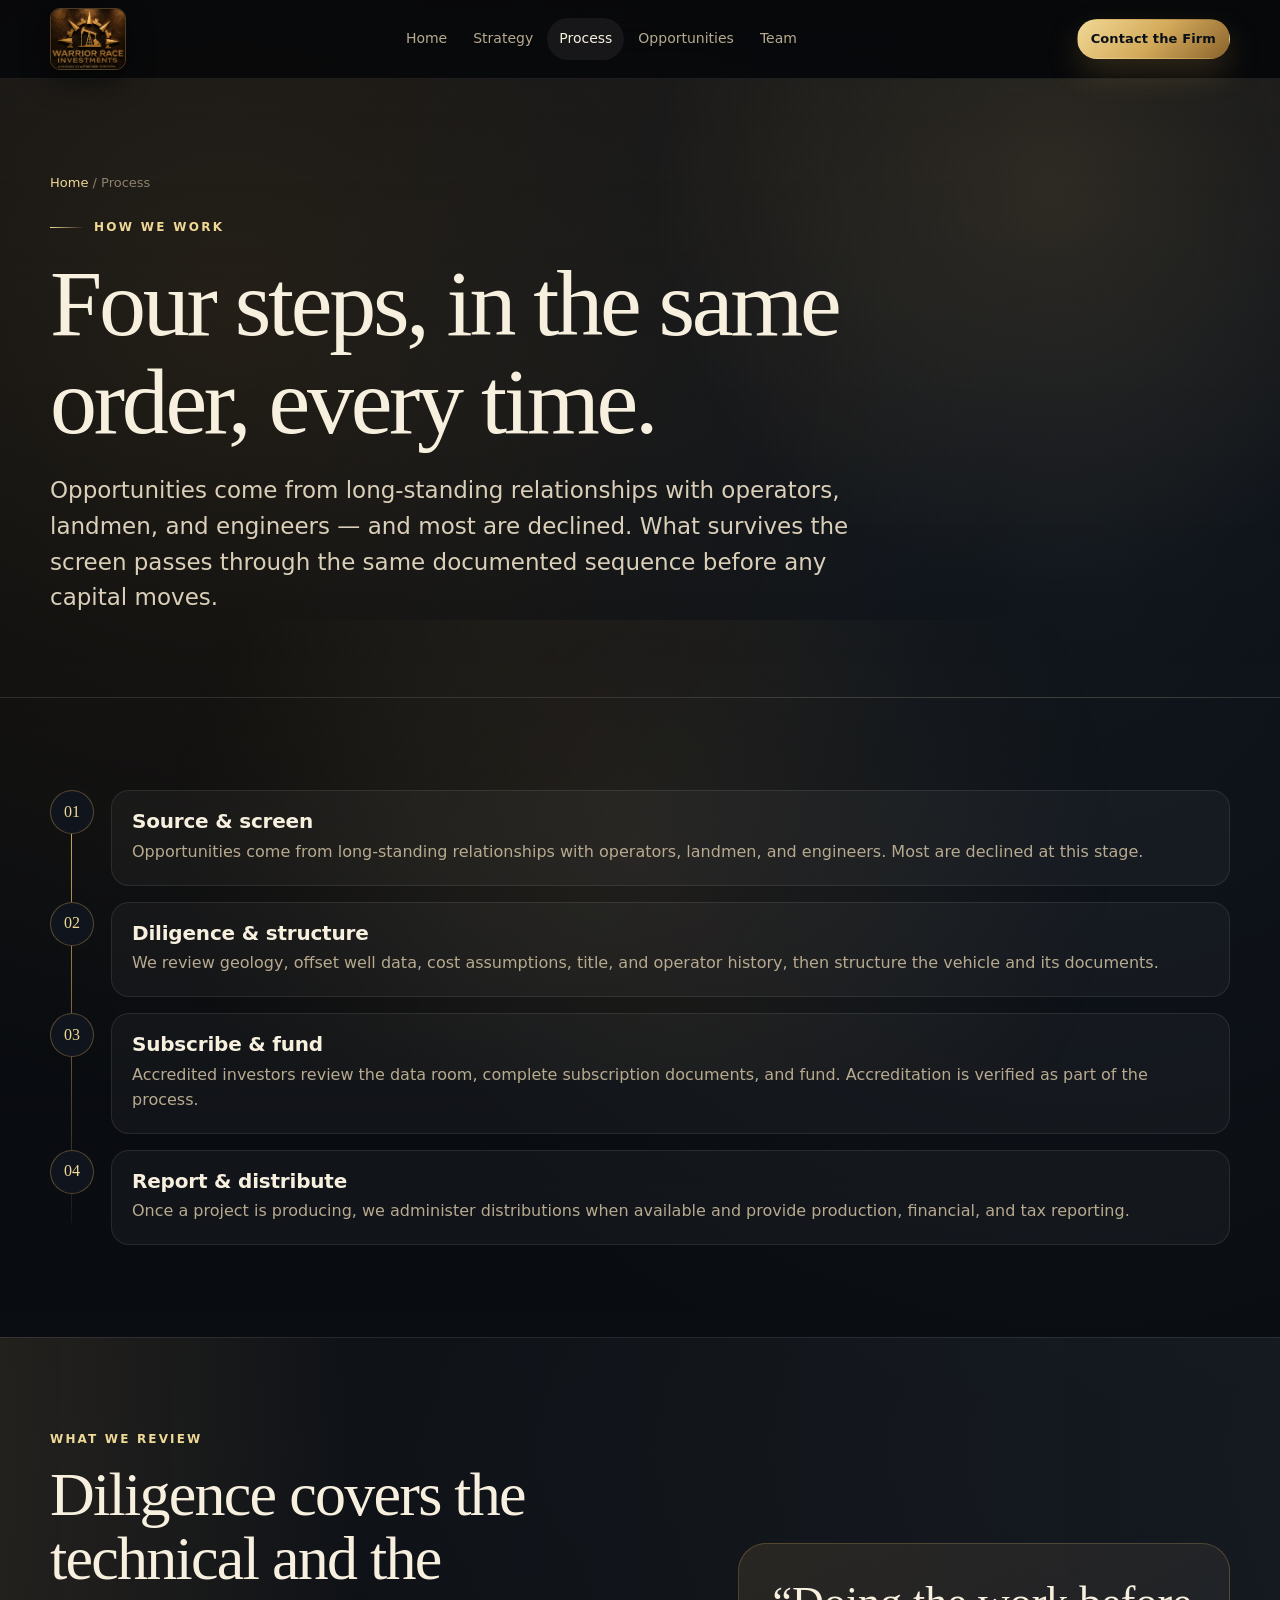
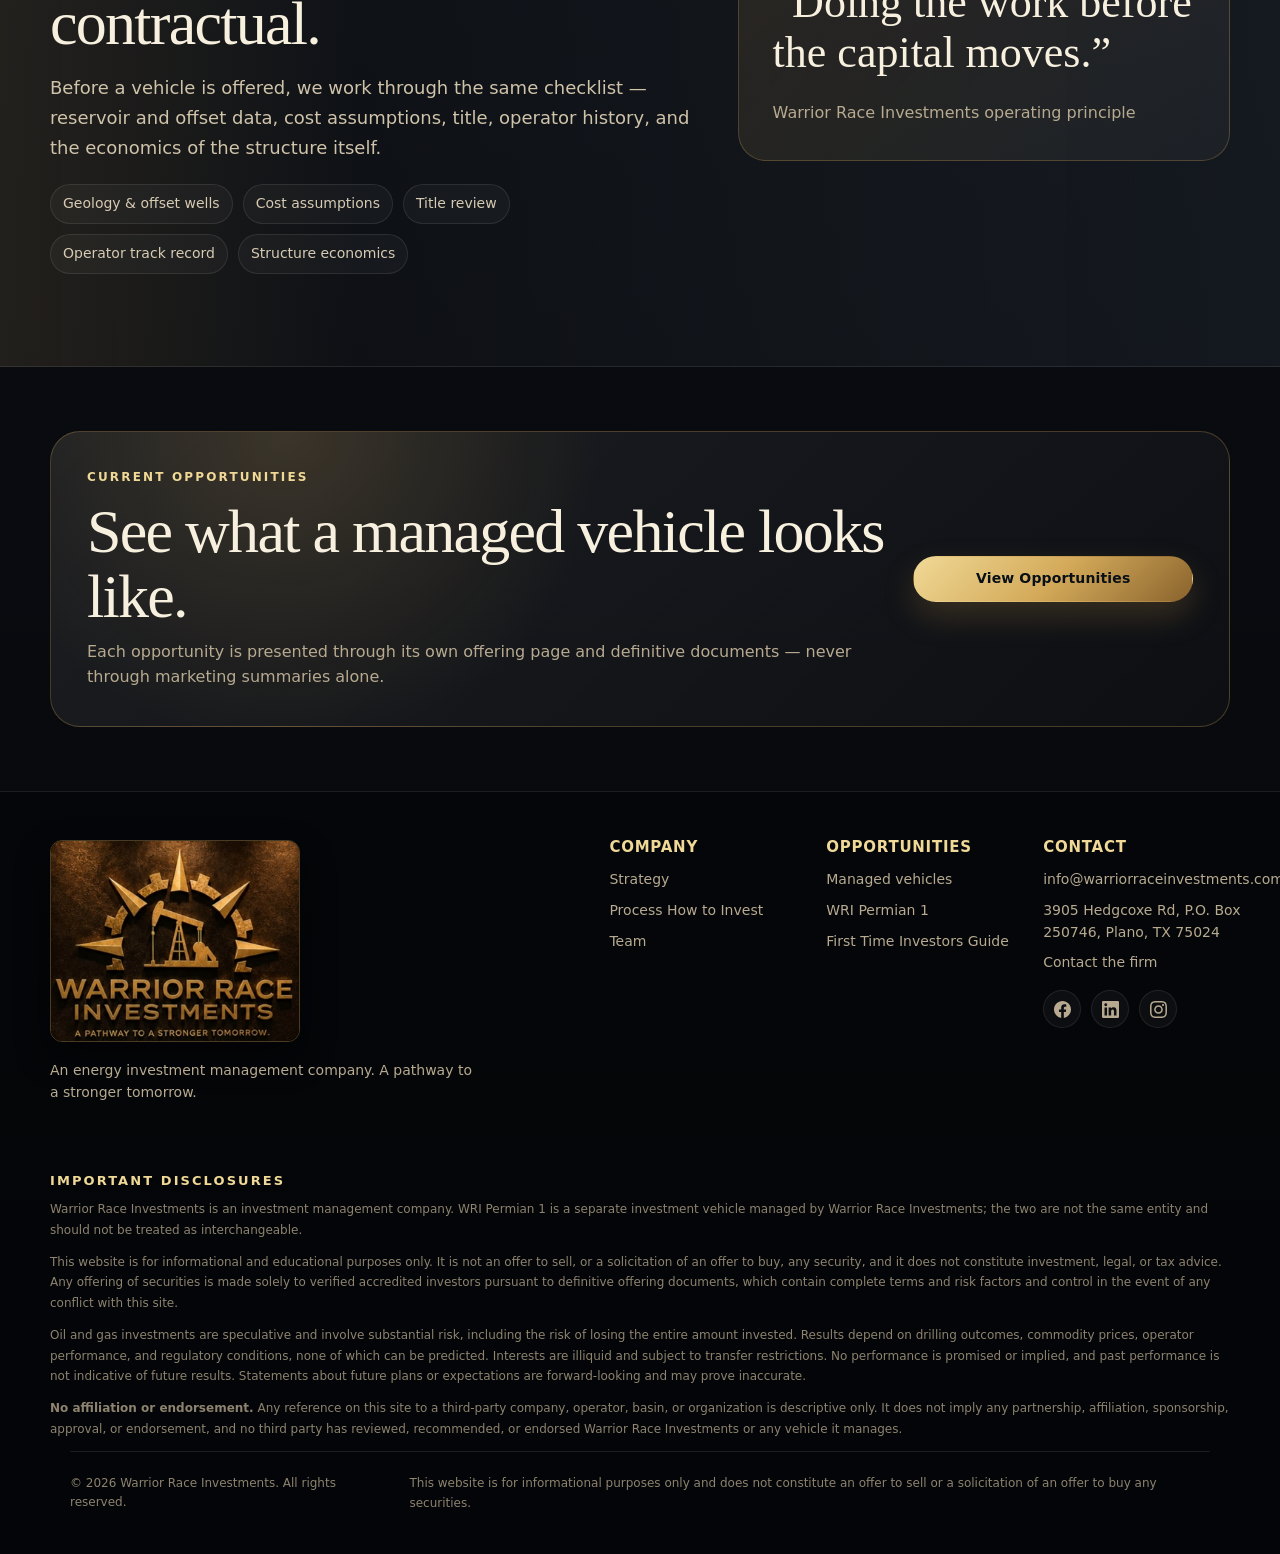
<file: process.html>
<!doctype html>
<html lang="en">
<head>
  <meta charset="utf-8">
  <meta name="viewport" content="width=device-width, initial-scale=1">
  <title>Our Process | Warrior Race Investments</title>
  <meta name="description" content="How Warrior Race Investments sources, screens, structures, and administers non-operated oil and gas participations — four steps, in the same order, every time.">
  <link rel="icon" href="data:image/svg+xml,%3Csvg xmlns='http://www.w3.org/2000/svg' viewBox='0 0 32 32'%3E%3Crect width='32' height='32' fill='%230D0B07'/%3E%3Cpath d='M16 5 L23 24 H9 Z' fill='none' stroke='%23C9A227' stroke-width='1.5'/%3E%3Cline x1='6' y1='24' x2='26' y2='24' stroke='%23C9A227' stroke-width='1.5'/%3E%3C/svg%3E">
  <link rel="stylesheet" href="assets/css/styles.css">
  <link rel="canonical" href="https://warriorraceinvestments.com/process.html">
  <meta property="og:url" content="https://warriorraceinvestments.com/process.html">
  <meta property="og:image" content="https://warriorraceinvestments.com/assets/pipeline-sunset-poster-wide.jpg">
  <meta property="og:site_name" content="Warrior Race Investments">
  <meta name="twitter:card" content="summary_large_image">
  <meta name="twitter:title" content="Our Process | Warrior Race Investments">
  <meta name="twitter:image" content="https://warriorraceinvestments.com/assets/pipeline-sunset-poster-wide.jpg">
<!-- Meta Pixel Code -->
  <script>
  !function(f,b,e,v,n,t,s)
  {if(f.fbq)return;n=f.fbq=function(){n.callMethod?
  n.callMethod.apply(n,arguments):n.queue.push(arguments)};
  if(!f._fbq)f._fbq=n;n.push=n;n.loaded=!0;n.version='2.0';
  n.queue=[];t=b.createElement(e);t.async=!0;
  t.src=v;s=b.getElementsByTagName(e)[0];
  s.parentNode.insertBefore(t,s)}(window, document,'script',
  'https://connect.facebook.net/en_US/fbevents.js');
  fbq('init', '1087317313884649');
  fbq('track', 'PageView');
  </script>
  <noscript><img height="1" width="1" style="display:none"
  src="https://www.facebook.com/tr?id=1087317313884649&ev=PageView&noscript=1"
  /></noscript>
  <!-- End Meta Pixel Code -->
</head>
<body>
  <a class="skip-link" href="#main">Skip to content</a>
  <header class="site-header">
    <div class="nav-wrap">
      <a class="brand" href="index.html" aria-label="Warrior Race Investments home">
        <img class="brand-logo" src="assets/wri-logo-3d.png" alt="Warrior Race Investments logo">
      </a>
      <nav class="main-nav" aria-label="Main navigation">
        <a href="index.html">Home</a>
        <a href="strategy.html">Strategy</a>
        <a href="process.html" aria-current="page">Process</a>
        <a href="opportunities.html">Opportunities</a>
        <a href="team.html">Team</a>
        <a class="btn btn-primary nav-menu-cta" href="contact.html">Contact the Firm</a>
      </nav>
      <div class="nav-cta">
        <a class="btn btn-primary btn-small" href="contact.html">Contact the Firm</a>
        <button class="menu-toggle" type="button" aria-label="Open menu" aria-expanded="false" data-menu-toggle><span></span></button>
      </div>
    </div>
  </header>

  <main id="main">
    <section class="page-hero">
      <div class="container">
        <div class="breadcrumb"><a href="index.html">Home</a> / Process</div>
        <div class="eyebrow">How We Work</div>
        <h1>Four steps, in the same order, every time.</h1>
        <p class="lead">Opportunities come from long-standing relationships with operators, landmen, and engineers — and most are declined. What survives the screen passes through the same documented sequence before any capital moves.</p>
      </div>
    </section>

    <section class="section">
      <div class="container">
        <div class="timeline">
          <div class="timeline-item">
            <div class="timeline-dot">01</div>
            <div class="timeline-card">
              <h3>Source &amp; screen</h3>
              <p>Opportunities come from long-standing relationships with operators, landmen, and engineers. Most are declined at this stage.</p>
            </div>
          </div>
          <div class="timeline-item">
            <div class="timeline-dot">02</div>
            <div class="timeline-card">
              <h3>Diligence &amp; structure</h3>
              <p>We review geology, offset well data, cost assumptions, title, and operator history, then structure the vehicle and its documents.</p>
            </div>
          </div>
          <div class="timeline-item">
            <div class="timeline-dot">03</div>
            <div class="timeline-card">
              <h3>Subscribe &amp; fund</h3>
              <p>Accredited investors review the data room, complete subscription documents, and fund. Accreditation is verified as part of the process.</p>
            </div>
          </div>
          <div class="timeline-item">
            <div class="timeline-dot">04</div>
            <div class="timeline-card">
              <h3>Report &amp; distribute</h3>
              <p>Once a project is producing, we administer distributions when available and provide production, financial, and tax reporting.</p>
            </div>
          </div>
        </div>
      </div>
    </section>

    <section class="section band">
      <div class="container split">
        <div>
          <div class="kicker">What We Review</div>
          <h2>Diligence covers the technical and the contractual.</h2>
          <p class="copy-lg">Before a vehicle is offered, we work through the same checklist — reservoir and offset data, cost assumptions, title, operator history, and the economics of the structure itself.</p>
          <div class="pill-list">
            <span class="pill">Geology &amp; offset wells</span>
            <span class="pill">Cost assumptions</span>
            <span class="pill">Title review</span>
            <span class="pill">Operator track record</span>
            <span class="pill">Structure economics</span>
          </div>
        </div>
        <div class="quote-card">
          <p>&ldquo;Doing the work before the capital moves.&rdquo;</p>
          <footer>Warrior Race Investments operating principle</footer>
        </div>
      </div>
    </section>

    <section class="section-tight">
      <div class="container">
        <div class="cta-panel">
          <div>
            <div class="kicker">Current Opportunities</div>
            <h2>See what a managed vehicle looks like.</h2>
            <p>Each opportunity is presented through its own offering page and definitive documents — never through marketing summaries alone.</p>
          </div>
          <a class="btn btn-primary" href="opportunities.html">View Opportunities</a>
        </div>
      </div>
    </section>
  </main>

  <footer class="site-footer">
    <div class="footer-main">
      <div class="footer-brand">
        <img class="footer-logo" src="assets/wri-logo-3d.png" alt="Warrior Race Investments logo">
        <p>An energy investment management company. A pathway to a stronger tomorrow.</p>
      </div>
      <div>
        <h4>Company</h4>
        <ul>
          <li><a href="strategy.html">Strategy</a></li>
          <li><a href="process.html">Process</a>
        <a href="how-to-invest.html">How to Invest</a></li>
          <li><a href="team.html">Team</a></li>
        </ul>
      </div>
      <div>
        <h4>Opportunities</h4>
        <ul>
          <li><a href="opportunities.html">Managed vehicles</a></li>
          <li><a href="https://wripermianone.github.io/wri-landing-page/" target="_blank" rel="noopener noreferrer">WRI Permian 1</a></li>
          <li><a href="how-to-invest.html#guide">First Time Investors Guide</a></li>
        </ul>
      </div>
      <div>
        <h4>Contact</h4>
        <ul>
          <li><a href="mailto:info@warriorraceinvestments.com">info@warriorraceinvestments.com</a></li>
          <li>3905 Hedgcoxe Rd, P.O. Box 250746, Plano, TX 75024</li>
          <li><a href="contact.html">Contact the firm</a></li>
        </ul>
        <div class="social-links" aria-label="Warrior Race Investments on social media">
          <a href="https://www.facebook.com/profile.php?id=61593320726697" target="_blank" rel="noopener noreferrer" aria-label="Warrior Race Investments on Facebook">
            <svg viewBox="0 0 24 24" aria-hidden="true"><path d="M24 12.073c0-6.627-5.373-12-12-12s-12 5.373-12 12c0 5.99 4.388 10.954 10.125 11.854v-8.385H7.078v-3.47h3.047V9.43c0-3.007 1.792-4.669 4.533-4.669 1.312 0 2.686.235 2.686.235v2.953H15.83c-1.491 0-1.956.925-1.956 1.874v2.25h3.328l-.532 3.47h-2.796v8.385C19.612 23.027 24 18.062 24 12.073z"/></svg>
          </a>
          <a href="https://www.linkedin.com/company/warrior-race-investments" target="_blank" rel="noopener noreferrer" aria-label="Warrior Race Investments on LinkedIn">
            <svg viewBox="0 0 24 24" aria-hidden="true"><path d="M20.447 20.452h-3.554v-5.569c0-1.328-.027-3.037-1.852-3.037-1.853 0-2.136 1.445-2.136 2.939v5.667H9.351V9h3.414v1.561h.046c.477-.9 1.637-1.85 3.37-1.85 3.601 0 4.267 2.37 4.267 5.455v6.286zM5.337 7.433c-1.144 0-2.063-.926-2.063-2.065 0-1.138.92-2.063 2.063-2.063 1.14 0 2.064.925 2.064 2.063 0 1.139-.925 2.065-2.064 2.065zm1.782 13.019H3.555V9h3.564v11.452zM22.225 0H1.771C.792 0 0 .774 0 1.729v20.542C0 23.227.792 24 1.771 24h20.451C23.2 24 24 23.227 24 22.271V1.729C24 .774 23.2 0 22.225 0z"/></svg>
          </a>
          <a href="https://www.instagram.com/warriorraceinvestments/" target="_blank" rel="noopener noreferrer" aria-label="Warrior Race Investments on Instagram">
            <svg viewBox="0 0 24 24" aria-hidden="true"><path d="M12 2.163c3.204 0 3.584.012 4.85.07 3.252.148 4.771 1.691 4.919 4.919.058 1.265.069 1.645.069 4.849 0 3.205-.012 3.584-.069 4.849-.149 3.225-1.664 4.771-4.919 4.919-1.266.058-1.644.07-4.85.07-3.204 0-3.584-.012-4.849-.07-3.26-.149-4.771-1.699-4.919-4.92-.058-1.265-.07-1.644-.07-4.849 0-3.204.013-3.583.07-4.849.149-3.227 1.664-4.771 4.919-4.919 1.266-.057 1.645-.069 4.849-.069zm0-2.163c-3.259 0-3.667.014-4.947.072-4.358.2-6.78 2.618-6.98 6.98-.059 1.281-.073 1.689-.073 4.948 0 3.259.014 3.668.072 4.948.2 4.358 2.618 6.78 6.98 6.98 1.281.058 1.689.072 4.948.072 3.259 0 3.668-.014 4.948-.072 4.354-.2 6.782-2.618 6.979-6.98.059-1.28.073-1.689.073-4.948 0-3.259-.014-3.667-.072-4.947-.196-4.354-2.617-6.78-6.979-6.98-1.281-.059-1.69-.073-4.949-.073zm0 5.838c-3.403 0-6.162 2.759-6.162 6.162s2.759 6.163 6.162 6.163 6.162-2.759 6.162-6.163c0-3.403-2.759-6.162-6.162-6.162zm0 10.162c-2.209 0-4-1.79-4-4 0-2.209 1.791-4 4-4s4 1.791 4 4c0 2.21-1.791 4-4 4zm6.406-11.845c-.796 0-1.441.645-1.441 1.44s.645 1.44 1.441 1.44c.795 0 1.439-.645 1.439-1.44s-.644-1.44-1.439-1.44z"/></svg>
          </a>
        </div>
      </div>
    </div>
    <div class="footer-legal">
      <h4>Important disclosures</h4>
      <p>Warrior Race Investments is an investment management company. WRI Permian 1 is a separate investment vehicle managed by Warrior Race Investments; the two are not the same entity and should not be treated as interchangeable.</p>
      <p>This website is for informational and educational purposes only. It is not an offer to sell, or a solicitation of an offer to buy, any security, and it does not constitute investment, legal, or tax advice. Any offering of securities is made solely to verified accredited investors pursuant to definitive offering documents, which contain complete terms and risk factors and control in the event of any conflict with this site.</p>
      <p>Oil and gas investments are speculative and involve substantial risk, including the risk of losing the entire amount invested. Results depend on drilling outcomes, commodity prices, operator performance, and regulatory conditions, none of which can be predicted. Interests are illiquid and subject to transfer restrictions. No performance is promised or implied, and past performance is not indicative of future results. Statements about future plans or expectations are forward-looking and may prove inaccurate.</p>
      <p><strong>No affiliation or endorsement.</strong> Any reference on this site to a third-party company, operator, basin, or organization is descriptive only. It does not imply any partnership, affiliation, sponsorship, approval, or endorsement, and no third party has reviewed, recommended, or endorsed Warrior Race Investments or any vehicle it manages.</p>
      <div class="footer-bottom">
        <span>&copy; <span data-year>2026</span> Warrior Race Investments. All rights reserved.</span>
        <span class="disclaimer">This website is for informational purposes only and does not constitute an offer to sell or a solicitation of an offer to buy any securities.</span>
      </div>
    </div>
  </footer>
  <script src="assets/js/main.js"></script>
</body>
</html>
</file>
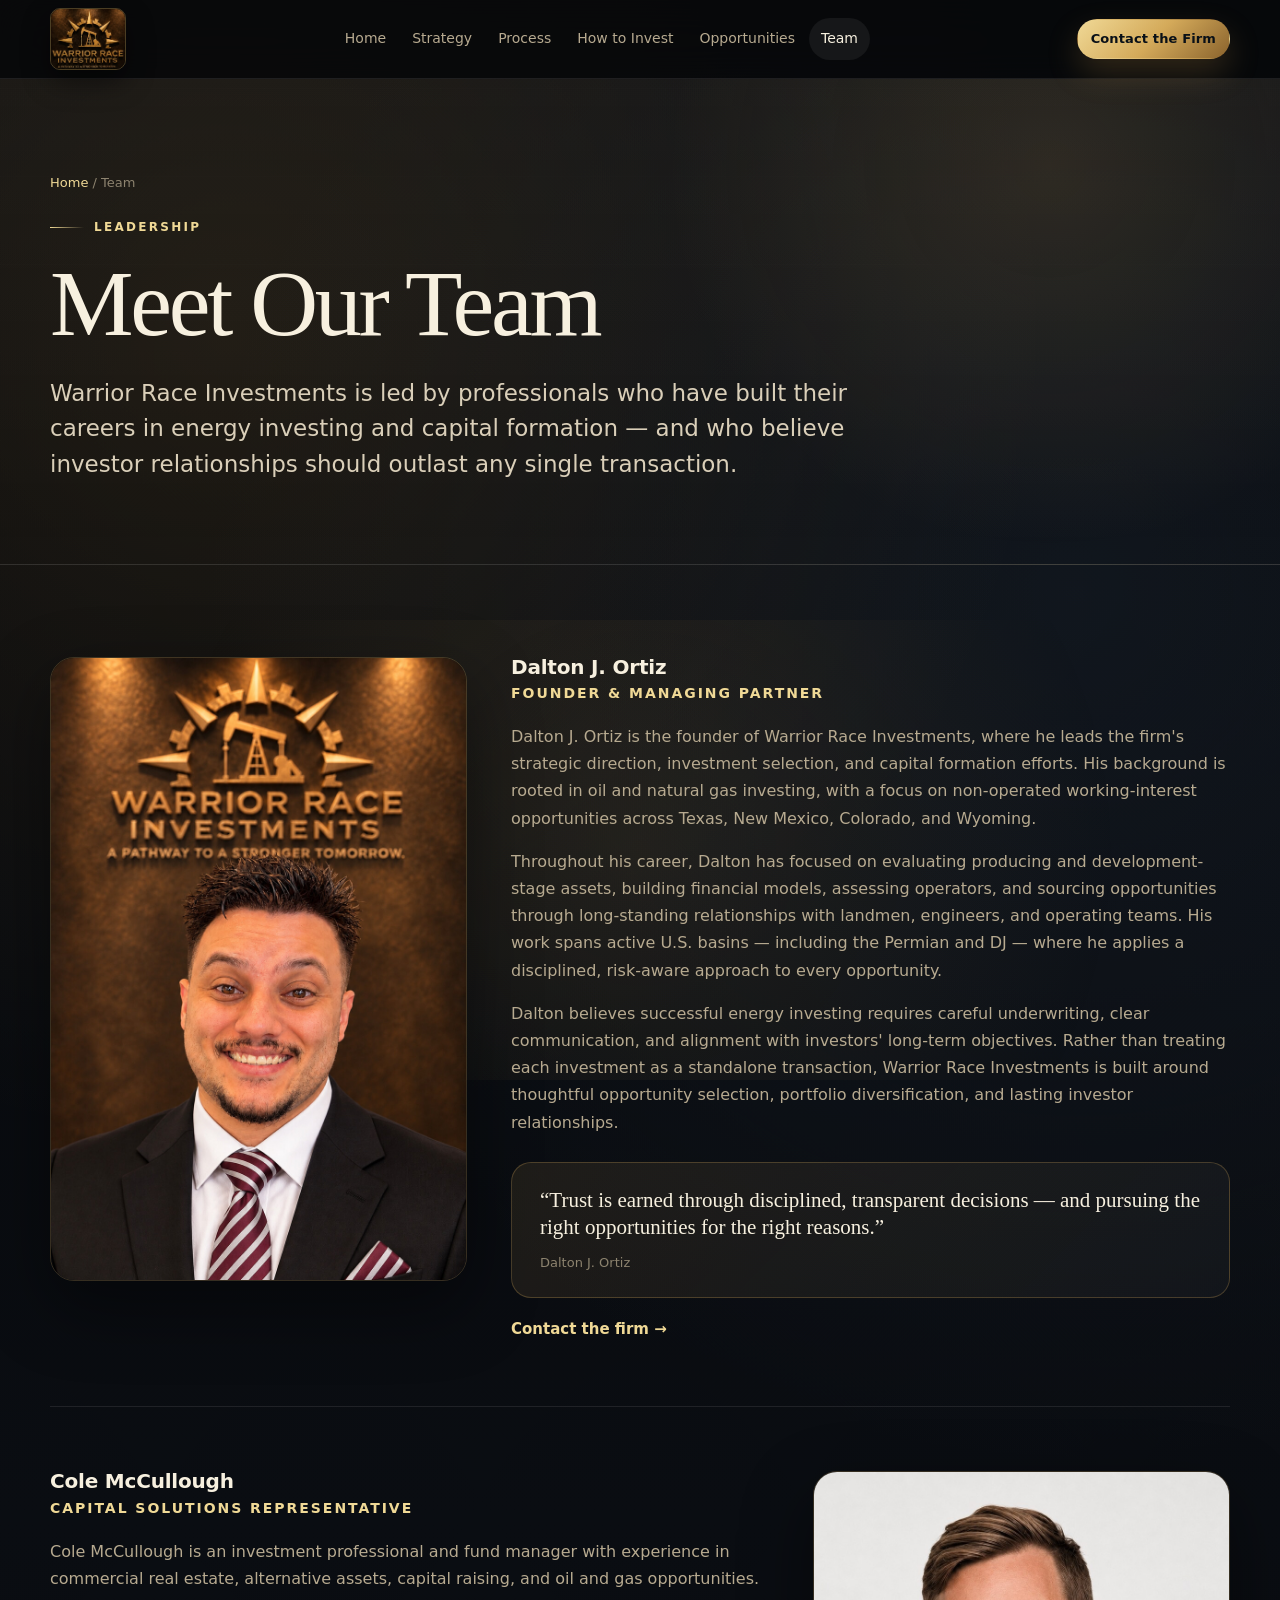
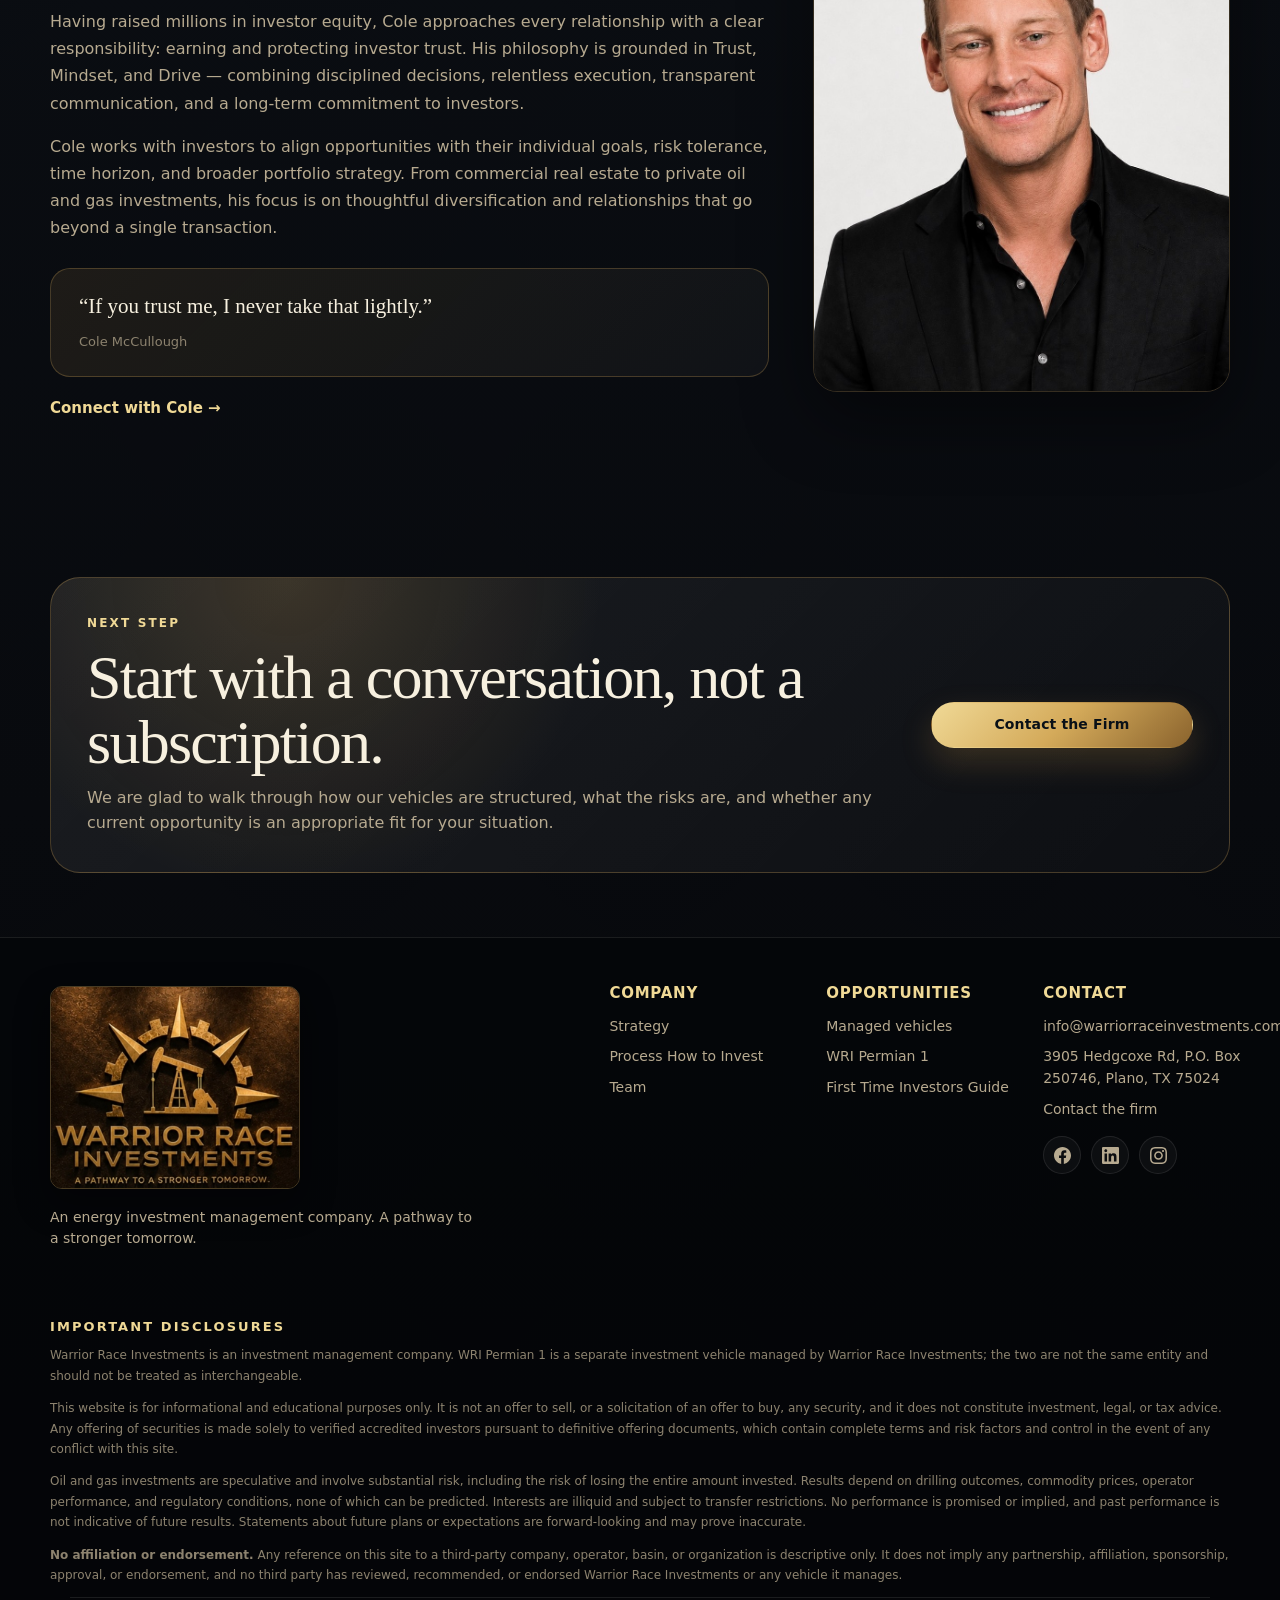
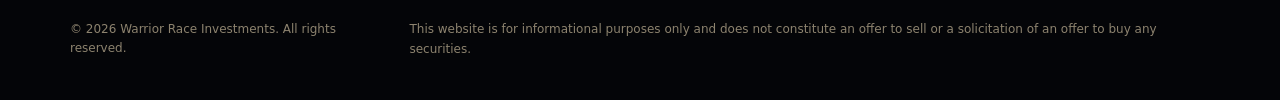
<file: team.html>
<!doctype html>
<html lang="en">
<head>
  <meta charset="utf-8">
  <meta name="viewport" content="width=device-width, initial-scale=1">
  <title>Our Team | Warrior Race Investments</title>
  <meta name="description" content="Meet the team behind Warrior Race Investments — Dalton J. Ortiz, Founder and Managing Partner, and Cole McCullough, Capital Solutions Representative.">
  <link rel="icon" href="data:image/svg+xml,%3Csvg xmlns='http://www.w3.org/2000/svg' viewBox='0 0 32 32'%3E%3Crect width='32' height='32' fill='%230D0B07'/%3E%3Cpath d='M16 5 L23 24 H9 Z' fill='none' stroke='%23C9A227' stroke-width='1.5'/%3E%3Cline x1='6' y1='24' x2='26' y2='24' stroke='%23C9A227' stroke-width='1.5'/%3E%3C/svg%3E">
  <link rel="stylesheet" href="assets/css/styles.css">
  <link rel="canonical" href="https://warriorraceinvestments.com/team.html">
  <meta property="og:url" content="https://warriorraceinvestments.com/team.html">
  <meta property="og:image" content="https://warriorraceinvestments.com/assets/pipeline-sunset-poster-wide.jpg">
  <meta property="og:site_name" content="Warrior Race Investments">
  <meta name="twitter:card" content="summary_large_image">
  <meta name="twitter:title" content="Our Team | Warrior Race Investments">
  <meta name="twitter:image" content="https://warriorraceinvestments.com/assets/pipeline-sunset-poster-wide.jpg">
<!-- Meta Pixel Code -->
  <script>
  !function(f,b,e,v,n,t,s)
  {if(f.fbq)return;n=f.fbq=function(){n.callMethod?
  n.callMethod.apply(n,arguments):n.queue.push(arguments)};
  if(!f._fbq)f._fbq=n;n.push=n;n.loaded=!0;n.version='2.0';
  n.queue=[];t=b.createElement(e);t.async=!0;
  t.src=v;s=b.getElementsByTagName(e)[0];
  s.parentNode.insertBefore(t,s)}(window, document,'script',
  'https://connect.facebook.net/en_US/fbevents.js');
  fbq('init', '1087317313884649');
  fbq('track', 'PageView');
  </script>
  <noscript><img height="1" width="1" style="display:none"
  src="https://www.facebook.com/tr?id=1087317313884649&ev=PageView&noscript=1"
  /></noscript>
  <!-- End Meta Pixel Code -->
</head>
<body>
  <a class="skip-link" href="#main">Skip to content</a>
  <header class="site-header">
    <div class="nav-wrap">
      <a class="brand" href="index.html" aria-label="Warrior Race Investments home">
        <img class="brand-logo" src="assets/wri-logo-3d.png" alt="Warrior Race Investments logo">
      </a>
      <nav class="main-nav" aria-label="Main navigation">
        <a href="index.html">Home</a>
        <a href="strategy.html">Strategy</a>
        <a href="process.html">Process</a>
        <a href="how-to-invest.html">How to Invest</a>
        <a href="opportunities.html">Opportunities</a>
        <a href="team.html" aria-current="page">Team</a>
      </nav>
      <div class="nav-cta">
        <a class="btn btn-primary btn-small" href="contact.html">Contact the Firm</a>
        <button class="menu-toggle" type="button" aria-label="Open menu" aria-expanded="false" data-menu-toggle><span></span></button>
      </div>
    </div>
  </header>

  <main id="main">
    <section class="page-hero">
      <div class="container">
        <div class="breadcrumb"><a href="index.html">Home</a> / Team</div>
        <div class="eyebrow">Leadership</div>
        <h1>Meet Our Team</h1>
        <p class="lead">Warrior Race Investments is led by professionals who have built their careers in energy investing and capital formation — and who believe investor relationships should outlast any single transaction.</p>
      </div>
    </section>

    <section class="section">
      <div class="container">
        <div class="leader">
          <figure class="leader-photo">
            <img src="assets/dalton-ortiz-portrait.jpg" alt="Portrait of Dalton J. Ortiz, Founder and Managing Partner of Warrior Race Investments" loading="lazy">
          </figure>
          <div class="leader-body">
            <h3>Dalton J. Ortiz</h3>
            <p class="leader-role">Founder &amp; Managing Partner</p>
            <div class="prose">
              <p>Dalton J. Ortiz is the founder of Warrior Race Investments, where he leads the firm's strategic direction, investment selection, and capital formation efforts. His background is rooted in oil and natural gas investing, with a focus on non-operated working-interest opportunities across Texas, New Mexico, Colorado, and Wyoming.</p>
              <p>Throughout his career, Dalton has focused on evaluating producing and development-stage assets, building financial models, assessing operators, and sourcing opportunities through long-standing relationships with landmen, engineers, and operating teams. His work spans active U.S. basins — including the Permian and DJ — where he applies a disciplined, risk-aware approach to every opportunity.</p>
              <p>Dalton believes successful energy investing requires careful underwriting, clear communication, and alignment with investors' long-term objectives. Rather than treating each investment as a standalone transaction, Warrior Race Investments is built around thoughtful opportunity selection, portfolio diversification, and lasting investor relationships.</p>
            </div>
            <blockquote class="leader-quote">
              <p>&ldquo;Trust is earned through disciplined, transparent decisions — and pursuing the right opportunities for the right reasons.&rdquo;</p>
              <cite>Dalton J. Ortiz</cite>
            </blockquote>
            <a class="text-link" href="mailto:info@warriorraceinvestments.com?subject=Introduction%20request">Contact the firm &rarr;</a>
          </div>
        </div>

        <div class="leader leader-reverse">
          <figure class="leader-photo">
            <img src="assets/cole-mccullough.jpg" alt="Portrait of Cole McCullough, Capital Solutions Representative at Warrior Race Investments" loading="lazy">
          </figure>
          <div class="leader-body">
            <h3>Cole McCullough</h3>
            <p class="leader-role">Capital Solutions Representative</p>
            <div class="prose">
              <p>Cole McCullough is an investment professional and fund manager with experience in commercial real estate, alternative assets, capital raising, and oil and gas opportunities.</p>
              <p>Having raised millions in investor equity, Cole approaches every relationship with a clear responsibility: earning and protecting investor trust. His philosophy is grounded in Trust, Mindset, and Drive — combining disciplined decisions, relentless execution, transparent communication, and a long-term commitment to investors.</p>
              <p>Cole works with investors to align opportunities with their individual goals, risk tolerance, time horizon, and broader portfolio strategy. From commercial real estate to private oil and gas investments, his focus is on thoughtful diversification and relationships that go beyond a single transaction.</p>
            </div>
            <blockquote class="leader-quote">
              <p>&ldquo;If you trust me, I never take that lightly.&rdquo;</p>
              <cite>Cole McCullough</cite>
            </blockquote>
            <a class="text-link" href="mailto:info@warriorraceinvestments.com?subject=Capital%20solutions%20%E2%80%94%20Cole%20McCullough">Connect with Cole &rarr;</a>
          </div>
        </div>
      </div>
    </section>

    <section class="section-tight">
      <div class="container">
        <div class="cta-panel">
          <div>
            <div class="kicker">Next Step</div>
            <h2>Start with a conversation, not a subscription.</h2>
            <p>We are glad to walk through how our vehicles are structured, what the risks are, and whether any current opportunity is an appropriate fit for your situation.</p>
          </div>
          <a class="btn btn-primary" href="contact.html">Contact the Firm</a>
        </div>
      </div>
    </section>
  </main>

  <footer class="site-footer">
    <div class="footer-main">
      <div class="footer-brand">
        <img class="footer-logo" src="assets/wri-logo-3d.png" alt="Warrior Race Investments logo">
        <p>An energy investment management company. A pathway to a stronger tomorrow.</p>
      </div>
      <div>
        <h4>Company</h4>
        <ul>
          <li><a href="strategy.html">Strategy</a></li>
          <li><a href="process.html">Process</a>
        <a href="how-to-invest.html">How to Invest</a></li>
          <li><a href="team.html">Team</a></li>
        </ul>
      </div>
      <div>
        <h4>Opportunities</h4>
        <ul>
          <li><a href="opportunities.html">Managed vehicles</a></li>
          <li><a href="https://wripermianone.github.io/wri-landing-page/" target="_blank" rel="noopener noreferrer">WRI Permian 1</a></li>
          <li><a href="how-to-invest.html#guide">First Time Investors Guide</a></li>
        </ul>
      </div>
      <div>
        <h4>Contact</h4>
        <ul>
          <li><a href="mailto:info@warriorraceinvestments.com">info@warriorraceinvestments.com</a></li>
          <li>3905 Hedgcoxe Rd, P.O. Box 250746, Plano, TX 75024</li>
          <li><a href="contact.html">Contact the firm</a></li>
        </ul>
        <div class="social-links" aria-label="Warrior Race Investments on social media">
          <a href="https://www.facebook.com/profile.php?id=61593320726697" target="_blank" rel="noopener noreferrer" aria-label="Warrior Race Investments on Facebook">
            <svg viewBox="0 0 24 24" aria-hidden="true"><path d="M24 12.073c0-6.627-5.373-12-12-12s-12 5.373-12 12c0 5.99 4.388 10.954 10.125 11.854v-8.385H7.078v-3.47h3.047V9.43c0-3.007 1.792-4.669 4.533-4.669 1.312 0 2.686.235 2.686.235v2.953H15.83c-1.491 0-1.956.925-1.956 1.874v2.25h3.328l-.532 3.47h-2.796v8.385C19.612 23.027 24 18.062 24 12.073z"/></svg>
          </a>
          <a href="https://www.linkedin.com/company/warrior-race-investments" target="_blank" rel="noopener noreferrer" aria-label="Warrior Race Investments on LinkedIn">
            <svg viewBox="0 0 24 24" aria-hidden="true"><path d="M20.447 20.452h-3.554v-5.569c0-1.328-.027-3.037-1.852-3.037-1.853 0-2.136 1.445-2.136 2.939v5.667H9.351V9h3.414v1.561h.046c.477-.9 1.637-1.85 3.37-1.85 3.601 0 4.267 2.37 4.267 5.455v6.286zM5.337 7.433c-1.144 0-2.063-.926-2.063-2.065 0-1.138.92-2.063 2.063-2.063 1.14 0 2.064.925 2.064 2.063 0 1.139-.925 2.065-2.064 2.065zm1.782 13.019H3.555V9h3.564v11.452zM22.225 0H1.771C.792 0 0 .774 0 1.729v20.542C0 23.227.792 24 1.771 24h20.451C23.2 24 24 23.227 24 22.271V1.729C24 .774 23.2 0 22.225 0z"/></svg>
          </a>
          <a href="https://www.instagram.com/warriorraceinvestments/" target="_blank" rel="noopener noreferrer" aria-label="Warrior Race Investments on Instagram">
            <svg viewBox="0 0 24 24" aria-hidden="true"><path d="M12 2.163c3.204 0 3.584.012 4.85.07 3.252.148 4.771 1.691 4.919 4.919.058 1.265.069 1.645.069 4.849 0 3.205-.012 3.584-.069 4.849-.149 3.225-1.664 4.771-4.919 4.919-1.266.058-1.644.07-4.85.07-3.204 0-3.584-.012-4.849-.07-3.26-.149-4.771-1.699-4.919-4.92-.058-1.265-.07-1.644-.07-4.849 0-3.204.013-3.583.07-4.849.149-3.227 1.664-4.771 4.919-4.919 1.266-.057 1.645-.069 4.849-.069zm0-2.163c-3.259 0-3.667.014-4.947.072-4.358.2-6.78 2.618-6.98 6.98-.059 1.281-.073 1.689-.073 4.948 0 3.259.014 3.668.072 4.948.2 4.358 2.618 6.78 6.98 6.98 1.281.058 1.689.072 4.948.072 3.259 0 3.668-.014 4.948-.072 4.354-.2 6.782-2.618 6.979-6.98.059-1.28.073-1.689.073-4.948 0-3.259-.014-3.667-.072-4.947-.196-4.354-2.617-6.78-6.979-6.98-1.281-.059-1.69-.073-4.949-.073zm0 5.838c-3.403 0-6.162 2.759-6.162 6.162s2.759 6.163 6.162 6.163 6.162-2.759 6.162-6.163c0-3.403-2.759-6.162-6.162-6.162zm0 10.162c-2.209 0-4-1.79-4-4 0-2.209 1.791-4 4-4s4 1.791 4 4c0 2.21-1.791 4-4 4zm6.406-11.845c-.796 0-1.441.645-1.441 1.44s.645 1.44 1.441 1.44c.795 0 1.439-.645 1.439-1.44s-.644-1.44-1.439-1.44z"/></svg>
          </a>
        </div>
      </div>
    </div>
    <div class="footer-legal">
      <h4>Important disclosures</h4>
      <p>Warrior Race Investments is an investment management company. WRI Permian 1 is a separate investment vehicle managed by Warrior Race Investments; the two are not the same entity and should not be treated as interchangeable.</p>
      <p>This website is for informational and educational purposes only. It is not an offer to sell, or a solicitation of an offer to buy, any security, and it does not constitute investment, legal, or tax advice. Any offering of securities is made solely to verified accredited investors pursuant to definitive offering documents, which contain complete terms and risk factors and control in the event of any conflict with this site.</p>
      <p>Oil and gas investments are speculative and involve substantial risk, including the risk of losing the entire amount invested. Results depend on drilling outcomes, commodity prices, operator performance, and regulatory conditions, none of which can be predicted. Interests are illiquid and subject to transfer restrictions. No performance is promised or implied, and past performance is not indicative of future results. Statements about future plans or expectations are forward-looking and may prove inaccurate.</p>
      <p><strong>No affiliation or endorsement.</strong> Any reference on this site to a third-party company, operator, basin, or organization is descriptive only. It does not imply any partnership, affiliation, sponsorship, approval, or endorsement, and no third party has reviewed, recommended, or endorsed Warrior Race Investments or any vehicle it manages.</p>
      <div class="footer-bottom">
        <span>&copy; <span data-year>2026</span> Warrior Race Investments. All rights reserved.</span>
        <span class="disclaimer">This website is for informational purposes only and does not constitute an offer to sell or a solicitation of an offer to buy any securities.</span>
      </div>
    </div>
  </footer>
  <script src="assets/js/main.js"></script>
</body>
</html>
</file>
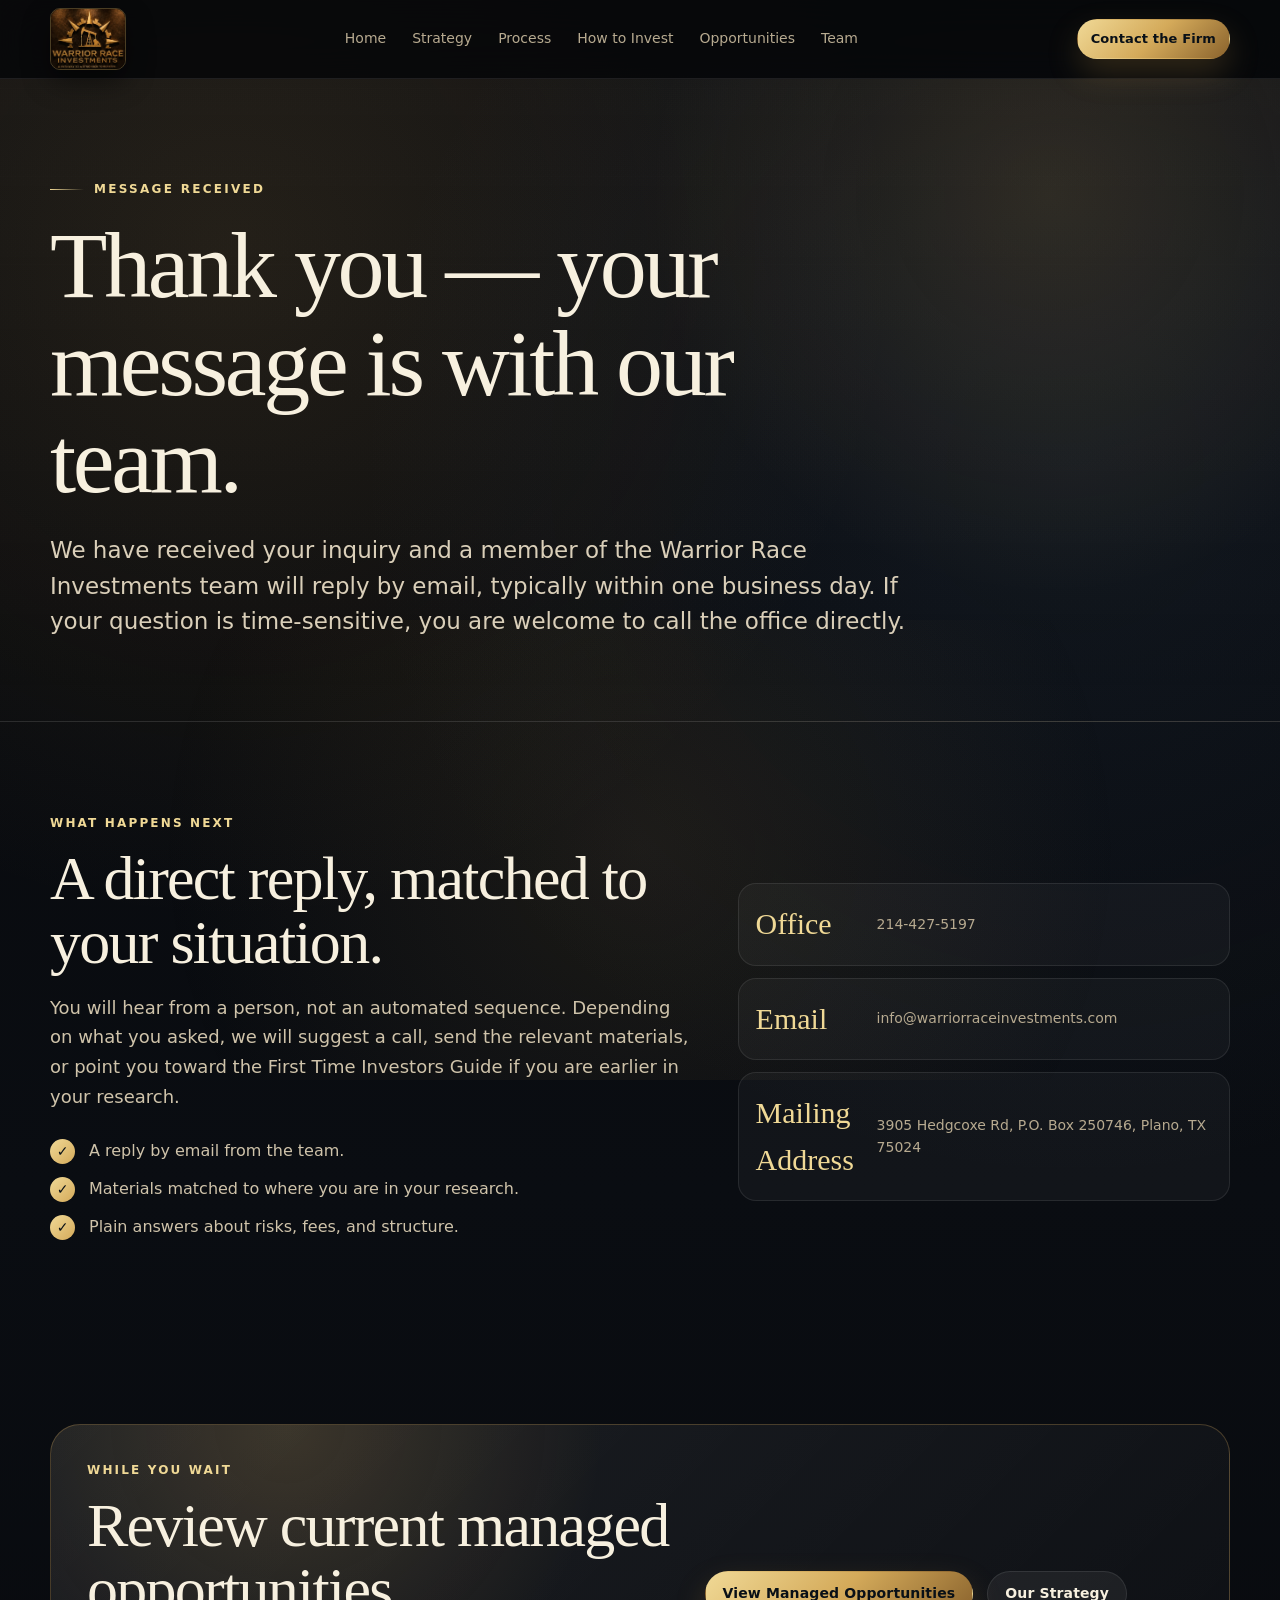
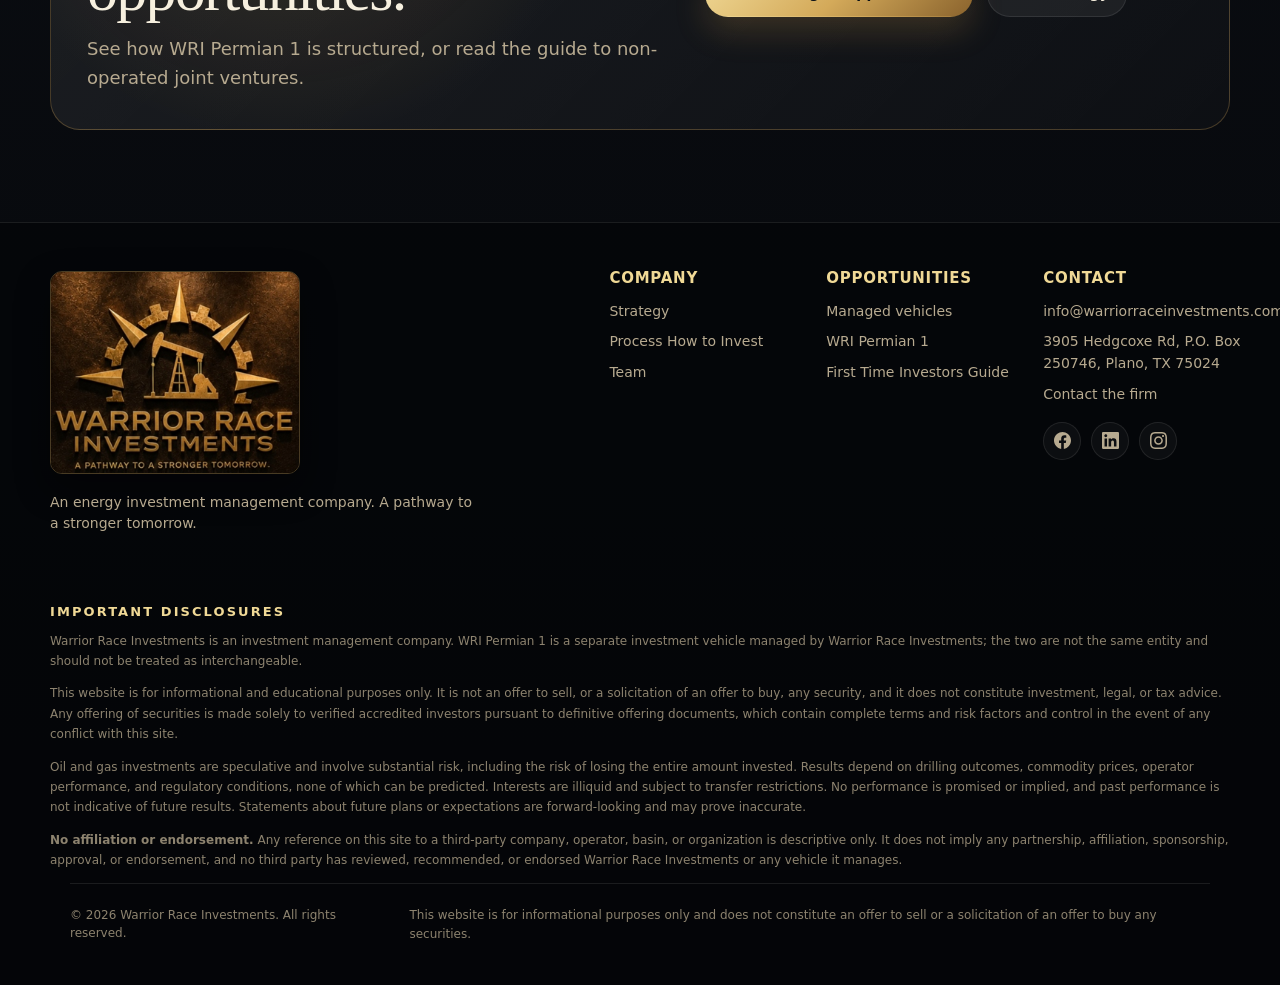
<file: thank-you.html>
<!doctype html>
<html lang="en">
<head>
  <meta charset="utf-8">
  <meta name="viewport" content="width=device-width, initial-scale=1">
  <title>Thank You | Warrior Race Investments</title>
  <meta name="description" content="Your message has been received by Warrior Race Investments. We will respond by email shortly.">
  <meta name="robots" content="noindex, follow">
  <link rel="icon" href="data:image/svg+xml,%3Csvg xmlns='http://www.w3.org/2000/svg' viewBox='0 0 32 32'%3E%3Crect width='32' height='32' fill='%230D0B07'/%3E%3Cpath d='M16 5 L23 24 H9 Z' fill='none' stroke='%23C9A227' stroke-width='1.5'/%3E%3Cline x1='6' y1='24' x2='26' y2='24' stroke='%23C9A227' stroke-width='1.5'/%3E%3C/svg%3E">
  <link rel="stylesheet" href="assets/css/styles.css">
  <link rel="canonical" href="https://warriorraceinvestments.com/thank-you.html">
  <meta property="og:title" content="Thank You | Warrior Race Investments">
  <meta property="og:url" content="https://warriorraceinvestments.com/thank-you.html">
  <meta property="og:image" content="https://warriorraceinvestments.com/assets/pipeline-sunset-poster-wide.jpg">
  <meta property="og:site_name" content="Warrior Race Investments">
<!-- Meta Pixel Code -->
  <script>
  !function(f,b,e,v,n,t,s)
  {if(f.fbq)return;n=f.fbq=function(){n.callMethod?
  n.callMethod.apply(n,arguments):n.queue.push(arguments)};
  if(!f._fbq)f._fbq=n;n.push=n;n.loaded=!0;n.version='2.0';
  n.queue=[];t=b.createElement(e);t.async=!0;
  t.src=v;s=b.getElementsByTagName(e)[0];
  s.parentNode.insertBefore(t,s)}(window, document,'script',
  'https://connect.facebook.net/en_US/fbevents.js');
  fbq('init', '1087317313884649');
  fbq('track', 'PageView');
  </script>
  <noscript><img height="1" width="1" style="display:none"
  src="https://www.facebook.com/tr?id=1087317313884649&ev=PageView&noscript=1"
  /></noscript>
  <!-- End Meta Pixel Code -->
    <script>
  fbq('track', 'Lead');
  </script>
</head>
<body>
  <a class="skip-link" href="#main">Skip to content</a>
  <header class="site-header">
    <div class="nav-wrap">
      <a class="brand" href="index.html" aria-label="Warrior Race Investments home">
        <img class="brand-logo" src="assets/wri-logo-3d.png" alt="Warrior Race Investments logo">
      </a>
      <nav class="main-nav" aria-label="Main navigation">
        <a href="index.html">Home</a>
        <a href="strategy.html">Strategy</a>
        <a href="process.html">Process</a>
        <a href="how-to-invest.html">How to Invest</a>
        <a href="opportunities.html">Opportunities</a>
        <a href="team.html">Team</a>
        <a class="btn btn-primary nav-menu-cta" href="contact.html">Contact the Firm</a>
      </nav>
      <div class="nav-cta">
        <a class="btn btn-primary btn-small" href="contact.html">Contact the Firm</a>
        <button class="menu-toggle" type="button" aria-label="Open menu" aria-expanded="false" data-menu-toggle><span></span></button>
      </div>
    </div>
  </header>

  
  <main id="main">
    <section class="page-hero">
      <div class="container">
        <div class="eyebrow">Message Received</div>
        <h1>Thank you &mdash; your message is with our team.</h1>
        <p class="lead">We have received your inquiry and a member of the Warrior Race Investments team will reply by email, typically within one business day. If your question is time-sensitive, you are welcome to call the office directly.</p>
      </div>
    </section>

    <section class="section">
      <div class="container split">
        <div>
          <div class="kicker">What Happens Next</div>
          <h2>A direct reply, matched to your situation.</h2>
          <p class="copy-lg">You will hear from a person, not an automated sequence. Depending on what you asked, we will suggest a call, send the relevant materials, or point you toward the First Time Investors Guide if you are earlier in your research.</p>
          <div class="feature-list">
            <li><span class="check">&#10003;</span><span>A reply by email from the team.</span></li>
            <li><span class="check">&#10003;</span><span>Materials matched to where you are in your research.</span></li>
            <li><span class="check">&#10003;</span><span>Plain answers about risks, fees, and structure.</span></li>
          </div>
        </div>
        <div class="stat-stack" style="margin-top:30px;">
          <div class="stat-row">
            <strong>Office</strong>
            <span><a href="tel:+12144275197">214-427-5197</a></span>
          </div>
          <div class="stat-row">
            <strong>Email</strong>
            <span><a href="mailto:info@warriorraceinvestments.com">info@warriorraceinvestments.com</a></span>
          </div>
          <div class="stat-row">
            <strong>Mailing Address</strong>
            <span>3905 Hedgcoxe Rd, P.O. Box 250746, Plano, TX 75024</span>
          </div>
        </div>
      </div>
    </section>

    <section class="section">
      <div class="container">
        <div class="cta-panel">
          <div>
            <div class="kicker">While You Wait</div>
            <h2>Review current managed opportunities.</h2>
            <p class="copy-lg">See how WRI Permian 1 is structured, or read the guide to non-operated joint ventures.</p>
          </div>
          <div class="hero-actions">
            <a class="btn btn-primary" href="opportunities.html">View Managed Opportunities</a>
            <a class="btn btn-secondary" href="strategy.html">Our Strategy</a>
          </div>
        </div>
      </div>
    </section>
  </main>

  <footer class="site-footer">
    <div class="footer-main">
      <div class="footer-brand">
        <img class="footer-logo" src="assets/wri-logo-3d.png" alt="Warrior Race Investments logo">
        <p>An energy investment management company. A pathway to a stronger tomorrow.</p>
      </div>
      <div>
        <h4>Company</h4>
        <ul>
          <li><a href="strategy.html">Strategy</a></li>
          <li><a href="process.html">Process</a>
        <a href="how-to-invest.html">How to Invest</a></li>
          <li><a href="team.html">Team</a></li>
        </ul>
      </div>
      <div>
        <h4>Opportunities</h4>
        <ul>
          <li><a href="opportunities.html">Managed vehicles</a></li>
          <li><a href="https://wripermianone.github.io/wri-landing-page/" target="_blank" rel="noopener noreferrer">WRI Permian 1</a></li>
          <li><a href="how-to-invest.html#guide">First Time Investors Guide</a></li>
        </ul>
      </div>
      <div>
        <h4>Contact</h4>
        <ul>
          <li><a href="mailto:info@warriorraceinvestments.com">info@warriorraceinvestments.com</a></li>
          <li>3905 Hedgcoxe Rd, P.O. Box 250746, Plano, TX 75024</li>
          <li><a href="contact.html">Contact the firm</a></li>
        </ul>
        <div class="social-links" aria-label="Warrior Race Investments on social media">
          <a href="https://www.facebook.com/profile.php?id=61593320726697" target="_blank" rel="noopener noreferrer" aria-label="Warrior Race Investments on Facebook">
            <svg viewBox="0 0 24 24" aria-hidden="true"><path d="M24 12.073c0-6.627-5.373-12-12-12s-12 5.373-12 12c0 5.99 4.388 10.954 10.125 11.854v-8.385H7.078v-3.47h3.047V9.43c0-3.007 1.792-4.669 4.533-4.669 1.312 0 2.686.235 2.686.235v2.953H15.83c-1.491 0-1.956.925-1.956 1.874v2.25h3.328l-.532 3.47h-2.796v8.385C19.612 23.027 24 18.062 24 12.073z"/></svg>
          </a>
          <a href="https://www.linkedin.com/company/warrior-race-investments" target="_blank" rel="noopener noreferrer" aria-label="Warrior Race Investments on LinkedIn">
            <svg viewBox="0 0 24 24" aria-hidden="true"><path d="M20.447 20.452h-3.554v-5.569c0-1.328-.027-3.037-1.852-3.037-1.853 0-2.136 1.445-2.136 2.939v5.667H9.351V9h3.414v1.561h.046c.477-.9 1.637-1.85 3.37-1.85 3.601 0 4.267 2.37 4.267 5.455v6.286zM5.337 7.433c-1.144 0-2.063-.926-2.063-2.065 0-1.138.92-2.063 2.063-2.063 1.14 0 2.064.925 2.064 2.063 0 1.139-.925 2.065-2.064 2.065zm1.782 13.019H3.555V9h3.564v11.452zM22.225 0H1.771C.792 0 0 .774 0 1.729v20.542C0 23.227.792 24 1.771 24h20.451C23.2 24 24 23.227 24 22.271V1.729C24 .774 23.2 0 22.225 0z"/></svg>
          </a>
          <a href="https://www.instagram.com/warriorraceinvestments/" target="_blank" rel="noopener noreferrer" aria-label="Warrior Race Investments on Instagram">
            <svg viewBox="0 0 24 24" aria-hidden="true"><path d="M12 2.163c3.204 0 3.584.012 4.85.07 3.252.148 4.771 1.691 4.919 4.919.058 1.265.069 1.645.069 4.849 0 3.205-.012 3.584-.069 4.849-.149 3.225-1.664 4.771-4.919 4.919-1.266.058-1.644.07-4.85.07-3.204 0-3.584-.012-4.849-.07-3.26-.149-4.771-1.699-4.919-4.92-.058-1.265-.07-1.644-.07-4.849 0-3.204.013-3.583.07-4.849.149-3.227 1.664-4.771 4.919-4.919 1.266-.057 1.645-.069 4.849-.069zm0-2.163c-3.259 0-3.667.014-4.947.072-4.358.2-6.78 2.618-6.98 6.98-.059 1.281-.073 1.689-.073 4.948 0 3.259.014 3.668.072 4.948.2 4.358 2.618 6.78 6.98 6.98 1.281.058 1.689.072 4.948.072 3.259 0 3.668-.014 4.948-.072 4.354-.2 6.782-2.618 6.979-6.98.059-1.28.073-1.689.073-4.948 0-3.259-.014-3.667-.072-4.947-.196-4.354-2.617-6.78-6.979-6.98-1.281-.059-1.69-.073-4.949-.073zm0 5.838c-3.403 0-6.162 2.759-6.162 6.162s2.759 6.163 6.162 6.163 6.162-2.759 6.162-6.163c0-3.403-2.759-6.162-6.162-6.162zm0 10.162c-2.209 0-4-1.79-4-4 0-2.209 1.791-4 4-4s4 1.791 4 4c0 2.21-1.791 4-4 4zm6.406-11.845c-.796 0-1.441.645-1.441 1.44s.645 1.44 1.441 1.44c.795 0 1.439-.645 1.439-1.44s-.644-1.44-1.439-1.44z"/></svg>
          </a>
        </div>
      </div>
    </div>
    <div class="footer-legal">
      <h4>Important disclosures</h4>
      <p>Warrior Race Investments is an investment management company. WRI Permian 1 is a separate investment vehicle managed by Warrior Race Investments; the two are not the same entity and should not be treated as interchangeable.</p>
      <p>This website is for informational and educational purposes only. It is not an offer to sell, or a solicitation of an offer to buy, any security, and it does not constitute investment, legal, or tax advice. Any offering of securities is made solely to verified accredited investors pursuant to definitive offering documents, which contain complete terms and risk factors and control in the event of any conflict with this site.</p>
      <p>Oil and gas investments are speculative and involve substantial risk, including the risk of losing the entire amount invested. Results depend on drilling outcomes, commodity prices, operator performance, and regulatory conditions, none of which can be predicted. Interests are illiquid and subject to transfer restrictions. No performance is promised or implied, and past performance is not indicative of future results. Statements about future plans or expectations are forward-looking and may prove inaccurate.</p>
      <p><strong>No affiliation or endorsement.</strong> Any reference on this site to a third-party company, operator, basin, or organization is descriptive only. It does not imply any partnership, affiliation, sponsorship, approval, or endorsement, and no third party has reviewed, recommended, or endorsed Warrior Race Investments or any vehicle it manages.</p>
      <div class="footer-bottom">
        <span>&copy; <span data-year>2026</span> Warrior Race Investments. All rights reserved.</span>
        <span class="disclaimer">This website is for informational purposes only and does not constitute an offer to sell or a solicitation of an offer to buy any securities.</span>
      </div>
    </div>
  </footer>
  <script src="assets/js/main.js"></script>
</body>
</html>
</file>
<file: assets/css/styles.css>
:root {
  --bg: #07080a;
  --bg-2: #0d1015;
  --panel: #121722;
  --panel-2: #161c27;
  --ink: #f7f0df;
  --muted: #b7aa90;
  --muted-2: #8d836f;
  --line: rgba(219, 178, 100, 0.18);
  --line-2: rgba(255, 255, 255, 0.09);
  --gold: #d4aa5a;
  --gold-2: #f0d996;
  --gold-3: #8a632d;
  --blue: #9ab1c8;
  --success: #bad8c4;
  --danger: #f0b2a4;
  --shadow: 0 26px 70px rgba(0, 0, 0, 0.44);
  --radius: 22px;
  --radius-sm: 14px;
  --max: 1180px;
  --sans: Inter, ui-sans-serif, system-ui, -apple-system, BlinkMacSystemFont, "Segoe UI", sans-serif;
  --serif: Georgia, "Times New Roman", serif;
}

* {
  box-sizing: border-box;
}

html {
  scroll-behavior: smooth;
}

body {
  margin: 0;
  color: var(--ink);
  background:
    radial-gradient(circle at 18% 10%, rgba(199, 150, 69, 0.12), transparent 26%),
    radial-gradient(circle at 84% 18%, rgba(70, 97, 130, 0.14), transparent 30%),
    linear-gradient(180deg, #07080a 0%, #0a0d12 46%, #06070a 100%);
  font-family: var(--sans);
  line-height: 1.55;
  min-height: 100vh;
  overflow-x: hidden;
}

body::before {
  content: "";
  position: fixed;
  inset: 0;
  pointer-events: none;
  opacity: 0.34;
  background-image:
    linear-gradient(rgba(255,255,255,0.03) 1px, transparent 1px),
    linear-gradient(90deg, rgba(255,255,255,0.025) 1px, transparent 1px);
  background-size: 88px 88px;
  mask-image: linear-gradient(180deg, rgba(0,0,0,1), rgba(0,0,0,.35) 62%, rgba(0,0,0,.05));
  z-index: -2;
}

body::after {
  content: "";
  position: fixed;
  inset: auto -10% -20% -10%;
  height: 460px;
  pointer-events: none;
  background: radial-gradient(circle, rgba(214, 172, 93, 0.09), transparent 60%);
  z-index: -3;
}

a {
  color: inherit;
  text-decoration: none;
}

img, svg {
  max-width: 100%;
  height: auto;
  display: block;
}

button, input, textarea, select {
  font: inherit;
}

.skip-link {
  position: absolute;
  left: -999px;
  top: 0;
  padding: 10px 14px;
  background: var(--gold);
  color: #06070a;
  z-index: 999;
}

.skip-link:focus {
  left: 14px;
  top: 14px;
}

.site-header {
  position: sticky;
  top: 0;
  z-index: 60;
  border-bottom: 1px solid var(--line-2);
  background: rgba(7, 8, 10, 0.82);
  backdrop-filter: blur(18px);
}

.nav-wrap {
  width: min(var(--max), calc(100% - 40px));
  margin: 0 auto;
  min-height: 78px;
  display: flex;
  align-items: center;
  justify-content: space-between;
  gap: 18px;
}

.brand {
  display: flex;
  align-items: center;
  gap: 13px;
  min-width: max-content;
}

.brand-mark {
  width: 48px;
  height: 48px;
  border-radius: 12px;
  box-shadow: 0 12px 30px rgba(0,0,0,.28);
}

.brand-logo {
  height: 62px;
  width: auto;
  display: block;
  border-radius: 10px;
  border: 1px solid rgba(214, 170, 90, .32);
  box-shadow: 0 12px 28px rgba(0, 0, 0, .45);
}

.brand-copy {
  display: grid;
  gap: 1px;
  line-height: 1.1;
}

.brand-name {
  font-family: var(--serif);
  letter-spacing: .12em;
  font-size: 15px;
  color: var(--gold-2);
  text-transform: uppercase;
}

.brand-sub {
  font-size: 11px;
  letter-spacing: .18em;
  text-transform: uppercase;
  color: var(--muted-2);
}

.main-nav {
  display: flex;
  align-items: center;
  gap: 2px;
}

.main-nav a {
  color: var(--muted);
  font-size: 14px;
  padding: 10px 12px;
  border-radius: 999px;
  transition: color .18s ease, background .18s ease;
}

.main-nav a:hover,
.main-nav a[aria-current="page"] {
  color: var(--ink);
  background: rgba(255,255,255,.06);
}

.nav-cta {
  display: flex;
  align-items: center;
  gap: 10px;
}

.menu-toggle {
  display: none;
  width: 42px;
  height: 42px;
  border: 1px solid var(--line-2);
  border-radius: 999px;
  background: rgba(255,255,255,.04);
  color: var(--ink);
  cursor: pointer;
}

.menu-toggle span,
.menu-toggle span::before,
.menu-toggle span::after {
  display: block;
  width: 18px;
  height: 2px;
  background: currentColor;
  border-radius: 999px;
  margin: 0 auto;
  transition: transform .2s ease, opacity .2s ease;
}

.menu-toggle span::before,
.menu-toggle span::after {
  content: "";
  position: relative;
}

.menu-toggle span::before {
  top: -7px;
}

.menu-toggle span::after {
  top: 5px;
}

body.menu-open .menu-toggle span {
  transform: rotate(45deg);
}

body.menu-open .menu-toggle span::before {
  opacity: 0;
}

body.menu-open .menu-toggle span::after {
  transform: rotate(90deg);
  top: -2px;
}

.btn {
  display: inline-flex;
  align-items: center;
  justify-content: center;
  gap: 10px;
  min-height: 44px;
  padding: 11px 17px;
  border-radius: 999px;
  border: 1px solid transparent;
  font-size: 14px;
  font-weight: 650;
  letter-spacing: .01em;
  cursor: pointer;
  transition: transform .18s ease, border-color .18s ease, background .18s ease, box-shadow .18s ease;
}

.btn:hover {
  transform: translateY(-1px);
}

.btn-primary {
  color: #091017;
  background: linear-gradient(135deg, var(--gold-2), var(--gold), var(--gold-3));
  box-shadow: 0 14px 32px rgba(200, 151, 71, 0.22);
}

.btn-secondary {
  color: var(--ink);
  background: rgba(255,255,255,.06);
  border-color: var(--line-2);
}

.btn-secondary:hover {
  border-color: rgba(214, 170, 90, .45);
}

.btn-text {
  color: var(--gold-2);
  border: 0;
  padding-inline: 0;
  background: transparent;
}

.btn-small {
  min-height: 38px;
  padding: 9px 13px;
  font-size: 13px;
}

main {
  overflow: hidden;
}

.section {
  padding: 92px 0;
}

.section-tight {
  padding: 64px 0;
}

.media-band {
  margin: 0 0 52px;
  border-radius: 24px;
  overflow: hidden;
  border: 1px solid var(--line);
  box-shadow: var(--shadow);
}

.media-band img {
  display: block;
  width: 100%;
  aspect-ratio: 21 / 9;
  object-fit: cover;
}

.media-band:last-child {
  margin-bottom: 0;
}

.container {
  width: min(var(--max), calc(100% - 40px));
  margin: 0 auto;
}

.hero {
  position: relative;
  padding: 104px 0 76px;
}


/* Full-bleed image header variant */
.hero--image {
  padding: 0;
  aspect-ratio: 16 / 9;
  min-height: 480px;
  display: flex;
  align-items: flex-end;
  background-image: url('../img/hero-header.jpg');
  background-size: cover;
  background-position: center;
  background-repeat: no-repeat;
}
.hero--image::before {
  content: "";
  position: absolute;
  inset: 0;
  background: linear-gradient(90deg, rgba(16,13,9,.30) 0%, rgba(16,13,9,.10) 45%, rgba(16,13,9,0) 75%);
  pointer-events: none;
}
.hero--image::after {
  content: "";
  position: absolute;
  left: 0;
  right: 0;
  bottom: 0;
  height: 120px;
  background: linear-gradient(180deg, transparent, rgba(16,13,9,.55));
  pointer-events: none;
}
.hero--image .hero-inner {
  position: relative;
  z-index: 2;
  grid-template-columns: minmax(0, 1fr);
  padding: 0 0 24px;
}
.hero--image .hero-panel { display: none; }
.hero--image .hero-proof { display: none; }
.hero--image .hero-inner > div {
  background: rgba(18,14,9,.72);
  border: 1px solid rgba(212,175,108,.22);
  border-radius: 16px;
  padding: 12px 44px 14px;
  -webkit-backdrop-filter: blur(8px);
  backdrop-filter: blur(8px);
  box-shadow: 0 30px 60px -28px rgba(0,0,0,.75);
  max-width: 100%;
  width: 100%;
  display: grid;
  grid-template-columns: 1fr;
  gap: 6px;
}
.hero--image .eyebrow { margin-bottom: 8px; }
.hero--image h1 { max-width: none; font-size: clamp(24px, 3.2vw, 36px); }
.hero--image .lead { max-width: none; font-size: clamp(14px, 1.3vw, 15px); margin-top: 4px; }
.hero--image .hero-actions { margin-top: 6px; }


.hero-inner {
  width: min(var(--max), calc(100% - 40px));
  margin: 0 auto;
  display: grid;
  grid-template-columns: minmax(0, 1.02fr) minmax(360px, .78fr);
  gap: 54px;
  align-items: center;
}

.eyebrow {
  display: inline-flex;
  align-items: center;
  gap: 10px;
  color: var(--gold-2);
  letter-spacing: .19em;
  text-transform: uppercase;
  font-size: 12px;
  font-weight: 750;
  margin-bottom: 18px;
}

.eyebrow::before {
  content: "";
  width: 34px;
  height: 1px;
  background: linear-gradient(90deg, var(--gold-2), transparent);
}

h1, h2, h3, h4 {
  margin: 0;
  line-height: 1.04;
  color: var(--ink);
}

h1 {
  font-family: var(--serif);
  font-weight: 500;
  letter-spacing: -.035em;
  font-size: clamp(48px, 8vw, 94px);
  max-width: 850px;
}

h2 {
  font-family: var(--serif);
  font-size: clamp(34px, 5.5vw, 62px);
  font-weight: 500;
  letter-spacing: -.028em;
}

h3 {
  font-size: 20px;
  letter-spacing: -.01em;
}

h4 {
  font-size: 15px;
  letter-spacing: .05em;
  text-transform: uppercase;
  color: var(--gold-2);
}

.lead {
  color: #dacfb9;
  font-size: clamp(18px, 2.1vw, 23px);
  line-height: 1.55;
  max-width: 770px;
}

.copy {
  color: var(--muted);
  font-size: 16px;
}

.copy-lg {
  color: #cfc3aa;
  font-size: 18px;
  line-height: 1.65;
}

.hero p {
  margin-top: 26px;
  margin-bottom: 0;
}

.hero-actions {
  display: flex;
  flex-wrap: wrap;
  gap: 14px;
  margin-top: 34px;
}

.hero-proof {
  display: grid;
  grid-template-columns: repeat(3, minmax(0, 1fr));
  gap: 12px;
  margin-top: 44px;
  max-width: 820px;
}

.proof-card {
  min-height: 108px;
  padding: 18px;
  border: 1px solid var(--line-2);
  border-radius: var(--radius-sm);
  background: rgba(255, 255, 255, 0.035);
}

.proof-kicker {
  color: var(--gold-2);
  font-size: 12px;
  letter-spacing: .16em;
  text-transform: uppercase;
  font-weight: 750;
}

.proof-card p {
  margin: 8px 0 0;
  color: var(--muted);
  font-size: 14px;
  line-height: 1.45;
}

.hero-panel {
  position: relative;
  padding: 22px;
  border: 1px solid rgba(214, 170, 90, .22);
  border-radius: 30px;
  background: linear-gradient(180deg, rgba(255,255,255,.08), rgba(255,255,255,.025));
  box-shadow: var(--shadow);
  overflow: hidden;
}

.hero-panel::before {
  content: "";
  position: absolute;
  inset: -20% -30% auto auto;
  width: 310px;
  height: 310px;
  background: radial-gradient(circle, rgba(212, 170, 90, .22), transparent 65%);
  pointer-events: none;
}

.dashboard {
  position: relative;
  border-radius: 24px;
  border: 1px solid var(--line-2);
  background: #0b0f16;
  overflow: hidden;
}

.dashboard-top {
  display: flex;
  align-items: center;
  justify-content: space-between;
  gap: 12px;
  padding: 18px 18px 14px;
  border-bottom: 1px solid var(--line-2);
}

.dots {
  display: flex;
  gap: 6px;
}

.dots span {
  width: 8px;
  height: 8px;
  border-radius: 999px;
  background: rgba(255,255,255,.2);
}

.dashboard-label {
  color: var(--muted-2);
  font-size: 12px;
  letter-spacing: .12em;
  text-transform: uppercase;
}

.dashboard-body {
  padding: 18px;
  display: grid;
  gap: 14px;
}

.asset-score {
  display: grid;
  grid-template-columns: 112px 1fr;
  gap: 16px;
  align-items: center;
  padding: 16px;
  border-radius: 18px;
  border: 1px solid var(--line-2);
  background: linear-gradient(135deg, rgba(255,255,255,.07), rgba(255,255,255,.02));
}

.score-ring {
  width: 104px;
  height: 104px;
  border-radius: 50%;
  display: grid;
  place-items: center;
  background:
    radial-gradient(circle at center, #0b0f16 0 55%, transparent 56%),
    conic-gradient(var(--gold-2) 0 72%, rgba(255,255,255,.12) 72% 100%);
  box-shadow: inset 0 0 0 1px rgba(255,255,255,.07);
}

.score-ring strong {
  font-family: var(--serif);
  font-size: 34px;
  color: var(--gold-2);
}

.score-meta p {
  margin: 8px 0 0;
  color: var(--muted);
  font-size: 14px;
}

.chart {
  display: flex;
  align-items: end;
  gap: 8px;
  min-height: 130px;
  padding: 14px;
  border: 1px solid var(--line-2);
  border-radius: 18px;
  background: rgba(255,255,255,.035);
}

.chart span {
  flex: 1;
  min-width: 12px;
  border-radius: 999px 999px 4px 4px;
  background: linear-gradient(180deg, rgba(240,217,150,.95), rgba(132,97,48,.5));
  opacity: .9;
}

.metric-grid {
  display: grid;
  grid-template-columns: repeat(3, minmax(0, 1fr));
  gap: 10px;
}

.metric {
  padding: 13px;
  border-radius: 16px;
  border: 1px solid var(--line-2);
  background: rgba(255,255,255,.03);
}

.metric small {
  display: block;
  color: var(--muted-2);
  font-size: 11px;
  letter-spacing: .11em;
  text-transform: uppercase;
}

.metric strong {
  display: block;
  margin-top: 5px;
  color: var(--ink);
  font-size: 18px;
}

.section-head {
  display: grid;
  grid-template-columns: minmax(0, .9fr) minmax(300px, .58fr);
  gap: 34px;
  align-items: end;
  margin-bottom: 42px;
}

.section-head p {
  margin: 0;
}

.kicker {
  margin-bottom: 13px;
  color: var(--gold-2);
  font-size: 12px;
  letter-spacing: .18em;
  font-weight: 800;
  text-transform: uppercase;
}

.grid-3 {
  display: grid;
  grid-template-columns: repeat(3, minmax(0, 1fr));
  gap: 18px;
}

.grid-2 {
  display: grid;
  grid-template-columns: repeat(2, minmax(0, 1fr));
  gap: 20px;
}

.card {
  position: relative;
  padding: 26px;
  border: 1px solid var(--line-2);
  border-radius: var(--radius);
  background: linear-gradient(180deg, rgba(255,255,255,.065), rgba(255,255,255,.025));
  box-shadow: 0 20px 50px rgba(0,0,0,.18);
  overflow: hidden;
}

.card::after {
  content: "";
  position: absolute;
  inset: auto -30% -35% auto;
  width: 180px;
  height: 180px;
  background: radial-gradient(circle, rgba(212, 170, 90, .12), transparent 65%);
  pointer-events: none;
}

.card p {
  color: var(--muted);
  margin: 14px 0 0;
}

.icon-box {
  width: 44px;
  height: 44px;
  border-radius: 13px;
  display: grid;
  place-items: center;
  margin-bottom: 22px;
  border: 1px solid rgba(214, 170, 90, .22);
  color: var(--gold-2);
  background: rgba(212, 170, 90, .08);
}

.icon-box svg {
  width: 23px;
  height: 23px;
}

.split {
  display: grid;
  grid-template-columns: minmax(0, .86fr) minmax(360px, .66fr);
  gap: 46px;
  align-items: center;
}

.split.reverse {
  grid-template-columns: minmax(360px, .64fr) minmax(0, .86fr);
}

.feature-list {
  display: grid;
  gap: 13px;
  margin: 28px 0 0;
  padding: 0;
  list-style: none;
}

.feature-list li {
  display: grid;
  grid-template-columns: 28px 1fr;
  gap: 11px;
  align-items: start;
  color: #cfc3aa;
}

.check {
  width: 25px;
  height: 25px;
  border-radius: 50%;
  display: grid;
  place-items: center;
  color: #091017;
  background: linear-gradient(135deg, var(--gold-2), var(--gold));
  font-size: 14px;
  font-weight: 900;
}

.process {
  display: grid;
  gap: 14px;
  counter-reset: process;
}

.process-item {
  counter-increment: process;
  display: grid;
  grid-template-columns: 58px 1fr;
  gap: 18px;
  align-items: start;
  padding: 20px;
  border: 1px solid var(--line-2);
  border-radius: 18px;
  background: rgba(255,255,255,.035);
}

.process-item::before {
  content: counter(process, decimal-leading-zero);
  width: 54px;
  height: 54px;
  border-radius: 16px;
  display: grid;
  place-items: center;
  color: var(--gold-2);
  font-family: var(--serif);
  font-size: 22px;
  border: 1px solid rgba(214, 170, 90, .28);
  background: rgba(214, 170, 90, .07);
}

.process-item p {
  color: var(--muted);
  margin: 7px 0 0;
}

.band {
  position: relative;
  border-top: 1px solid var(--line-2);
  border-bottom: 1px solid var(--line-2);
  background:
    linear-gradient(90deg, rgba(214, 170, 90, .10), transparent 28%, rgba(72, 92, 118, .11)),
    rgba(255,255,255,.025);
}

.quote-card {
  padding: 34px;
  border: 1px solid rgba(214, 170, 90, .26);
  border-radius: 28px;
  background: linear-gradient(135deg, rgba(214, 170, 90, .12), rgba(255,255,255,.035));
}

.quote-card p {
  margin: 0;
  font-family: var(--serif);
  font-size: clamp(26px, 4vw, 44px);
  line-height: 1.15;
  color: var(--ink);
}

.quote-card footer {
  margin-top: 22px;
  color: var(--muted);
}

.data-room {
  border-radius: 30px;
  padding: 34px;
  border: 1px solid rgba(214, 170, 90, .28);
  background:
    linear-gradient(135deg, rgba(255,255,255,.08), rgba(255,255,255,.025)),
    #0d1015;
  box-shadow: var(--shadow);
}

.data-room-header {
  display: flex;
  align-items: center;
  justify-content: space-between;
  gap: 18px;
  margin-bottom: 24px;
}

.badge {
  display: inline-flex;
  align-items: center;
  gap: 8px;
  min-height: 28px;
  padding: 5px 10px;
  border-radius: 999px;
  border: 1px solid rgba(214, 170, 90, .28);
  color: var(--gold-2);
  background: rgba(214, 170, 90, .08);
  font-size: 12px;
  font-weight: 750;
  letter-spacing: .08em;
  text-transform: uppercase;
}

.room-list {
  display: grid;
  gap: 10px;
  margin: 0;
  padding: 0;
  list-style: none;
}

.room-list li {
  display: flex;
  align-items: center;
  justify-content: space-between;
  gap: 12px;
  padding: 13px 14px;
  border: 1px solid var(--line-2);
  border-radius: 14px;
  color: #d8cdb6;
  background: rgba(255,255,255,.035);
}

.room-list span {
  color: var(--muted-2);
  font-size: 12px;
  letter-spacing: .1em;
  text-transform: uppercase;
}

.page-hero {
  padding: 94px 0 58px;
  border-bottom: 1px solid var(--line-2);
  background:
    radial-gradient(circle at 82% 18%, rgba(214,170,90,.14), transparent 34%),
    linear-gradient(180deg, rgba(255,255,255,.035), transparent);
}

.page-hero .lead {
  max-width: 860px;
}

.breadcrumb {
  color: var(--muted-2);
  font-size: 13px;
  margin-bottom: 18px;
}

.breadcrumb a {
  color: var(--gold-2);
}

.table-wrap {
  overflow-x: auto;
  border: 1px solid var(--line-2);
  border-radius: 20px;
  background: rgba(255,255,255,.03);
}

.matrix {
  width: 100%;
  border-collapse: collapse;
  min-width: 720px;
}

.matrix th,
.matrix td {
  padding: 18px;
  text-align: left;
  border-bottom: 1px solid var(--line-2);
  vertical-align: top;
}

.matrix th {
  color: var(--gold-2);
  font-size: 12px;
  letter-spacing: .13em;
  text-transform: uppercase;
  background: rgba(214, 170, 90, .06);
}

.matrix td {
  color: #cfc3aa;
}

.matrix tr:last-child td {
  border-bottom: 0;
}

.pill-list {
  display: flex;
  flex-wrap: wrap;
  gap: 10px;
  margin-top: 22px;
}

.pill {
  border-radius: 999px;
  padding: 8px 12px;
  border: 1px solid var(--line-2);
  color: #d7cbb4;
  background: rgba(255,255,255,.035);
  font-size: 14px;
}

.form-card {
  padding: 28px;
  border-radius: 26px;
  border: 1px solid rgba(214, 170, 90, .22);
  background: linear-gradient(180deg, rgba(255,255,255,.07), rgba(255,255,255,.025));
  box-shadow: var(--shadow);
}

.form-grid {
  display: grid;
  grid-template-columns: repeat(2, minmax(0, 1fr));
  gap: 14px;
}

.field {
  display: grid;
  gap: 7px;
}

.field.full {
  grid-column: 1 / -1;
}

label {
  color: #dbcdae;
  font-size: 13px;
  font-weight: 650;
}

input, textarea, select {
  width: 100%;
  border: 1px solid var(--line-2);
  border-radius: 14px;
  color: var(--ink);
  background: rgba(6, 8, 12, .76);
  padding: 13px 13px;
  outline: none;
  transition: border-color .18s ease, box-shadow .18s ease;
}

textarea {
  resize: vertical;
  min-height: 128px;
}

input:focus, textarea:focus, select:focus {
  border-color: rgba(214, 170, 90, .58);
  box-shadow: 0 0 0 4px rgba(214, 170, 90, .1);
}

.form-note {
  color: var(--muted-2);
  font-size: 13px;
  margin-top: 14px;
}

.form-note[data-form-error] {
  color: #e8a1a1;
  font-weight: 600;
}

.field-label {
  color: #dbcdae;
  font-size: 13px;
  font-weight: 650;
}

.muted-note {
  color: var(--muted-2);
  font-weight: 500;
}

.seg {
  display: flex;
  flex-wrap: wrap;
  gap: 10px;
}

.seg label {
  display: inline-flex;
  align-items: center;
  gap: 9px;
  padding: 10px 16px;
  border: 1px solid var(--line-2);
  border-radius: 999px;
  color: #d7cbb4;
  font-size: 14px;
  font-weight: 550;
  cursor: pointer;
  background: rgba(6, 8, 12, .6);
  transition: border-color .18s ease, color .18s ease, background .18s ease;
}

.seg label:hover {
  border-color: rgba(214, 170, 90, .4);
}

.seg label:has(input:checked) {
  border-color: rgba(214, 170, 90, .6);
  color: var(--gold-2);
  background: rgba(214, 170, 90, .09);
}

.seg input {
  width: auto;
  margin: 0;
  accent-color: var(--gold);
}

.chips {
  display: flex;
  flex-wrap: wrap;
  gap: 10px;
}

.chip {
  display: inline-flex;
  align-items: center;
  gap: 9px;
  padding: 10px 16px;
  border: 1px solid var(--line-2);
  border-radius: 999px;
  color: #d7cbb4;
  font-size: 14px;
  font-weight: 550;
  cursor: pointer;
  background: rgba(6, 8, 12, .6);
  transition: border-color .18s ease, color .18s ease, background .18s ease;
}

.chip:hover {
  border-color: rgba(214, 170, 90, .4);
}

.chip:has(input:checked) {
  border-color: rgba(214, 170, 90, .6);
  color: var(--gold-2);
  background: rgba(214, 170, 90, .09);
}

.chip input {
  width: auto;
  margin: 0;
  accent-color: var(--gold);
}

.form-status {
  display: none;
  margin-top: 15px;
  padding: 13px 14px;
  border-radius: 14px;
  color: #0b1114;
  background: var(--success);
}

.form-status.is-visible {
  display: block;
}

.cta-panel {
  display: grid;
  grid-template-columns: minmax(0, .9fr) auto;
  gap: 24px;
  align-items: center;
  padding: 36px;
  border-radius: 30px;
  border: 1px solid rgba(214, 170, 90, .28);
  background:
    radial-gradient(circle at 20% 0, rgba(214,170,90,.18), transparent 32%),
    linear-gradient(135deg, rgba(255,255,255,.08), rgba(255,255,255,.025));
}

.cta-panel p {
  margin: 12px 0 0;
  color: var(--muted);
}

.site-footer {
  border-top: 1px solid var(--line-2);
  background: rgba(5,6,8,.76);
}

.footer-main {
  width: min(var(--max), calc(100% - 40px));
  margin: 0 auto;
  padding: 48px 0 30px;
  display: grid;
  grid-template-columns: minmax(280px, .85fr) repeat(3, minmax(160px, .3fr));
  gap: 30px;
}

.footer-brand {
  max-width: 430px;
}

.footer-logo {
  width: 250px;
  height: auto;
  border-radius: 12px;
  border: 1px solid rgba(214, 170, 90, .32);
  box-shadow: 0 14px 34px rgba(0, 0, 0, .4);
  margin-bottom: 18px;
}

.footer-main h4 {
  margin-bottom: 14px;
}

.footer-main ul {
  list-style: none;
  padding: 0;
  margin: 0;
  display: grid;
  gap: 9px;
}

.footer-main a,
.footer-main li,
.footer-main p {
  color: var(--muted);
  font-size: 14px;
}

.footer-main a:hover {
  color: var(--gold-2);
}

.social-links {
  display: flex;
  gap: 10px;
  margin-top: 16px;
}

.social-links a {
  display: grid;
  place-items: center;
  width: 38px;
  height: 38px;
  border-radius: 50%;
  border: 1px solid var(--line-2);
  color: var(--muted);
  background: rgba(255, 255, 255, .035);
  transition: color .18s ease, border-color .18s ease, transform .18s ease;
}

.social-links a:hover {
  color: var(--gold-2);
  border-color: rgba(214, 170, 90, .48);
  transform: translateY(-2px);
}

.social-links svg {
  width: 17px;
  height: 17px;
  fill: currentColor;
}

.footer-bottom {
  width: min(var(--max), calc(100% - 40px));
  margin: 0 auto;
  padding: 20px 0 34px;
  color: var(--muted-2);
  font-size: 12px;
  border-top: 1px solid var(--line-2);
  display: flex;
  justify-content: space-between;
  gap: 18px;
}

.disclaimer {
  color: var(--muted-2);
  font-size: 12px;
  line-height: 1.65;
  max-width: 980px;
}

.logo-strip {
  display: flex;
  align-items: center;
  justify-content: center;
  padding: 28px 0 0;
  opacity: .95;
}

.logo-strip img {
  width: min(560px, 100%);
  border-radius: 5px;
  box-shadow: 0 18px 50px rgba(0,0,0,.34);
}

.stat-stack {
  display: grid;
  gap: 12px;
}

.stat-row {
  display: grid;
  grid-template-columns: 105px 1fr;
  gap: 16px;
  align-items: center;
  padding: 17px;
  border-radius: 18px;
  border: 1px solid var(--line-2);
  background: rgba(255,255,255,.035);
}

.stat-row strong {
  color: var(--gold-2);
  font-family: var(--serif);
  font-size: 30px;
  font-weight: 500;
}

.stat-row span {
  color: var(--muted);
  font-size: 14px;
  /* Long unbreakable tokens (e.g. the contact email) must not force the
     grid column wider than its container on narrow viewports. */
  min-width: 0;
  overflow-wrap: anywhere;
}

.timeline {
  position: relative;
  display: grid;
  gap: 16px;
}

.timeline::before {
  content: "";
  position: absolute;
  left: 21px;
  top: 22px;
  bottom: 22px;
  width: 1px;
  background: linear-gradient(180deg, var(--gold), rgba(214,170,90,.08));
}

.timeline-item {
  position: relative;
  display: grid;
  grid-template-columns: 44px 1fr;
  gap: 17px;
}

.timeline-dot {
  width: 44px;
  height: 44px;
  border-radius: 50%;
  background: #10141c;
  border: 1px solid rgba(214,170,90,.35);
  display: grid;
  place-items: center;
  color: var(--gold-2);
  font-family: var(--serif);
}

.timeline-card {
  padding: 20px;
  border: 1px solid var(--line-2);
  border-radius: 18px;
  background: rgba(255,255,255,.035);
}

.timeline-card p {
  margin: 8px 0 0;
  color: var(--muted);
}

.compliance-box {
  padding: 22px;
  border: 1px solid rgba(214, 170, 90, .22);
  border-radius: 20px;
  background: rgba(214, 170, 90, .055);
  color: #d5c8af;
}

.compliance-box strong {
  color: var(--gold-2);
}

/* ============================== WRI components ============================== */

/* Video hero: full-bleed background video with frosted content card */
.hero--video {
  position: relative;
  padding: 0;
  min-height: 560px;
  display: flex;
  align-items: flex-end;
  overflow: hidden;
}

.hero--video video,
.hero--video .hero-media-fallback {
  position: absolute;
  inset: 0;
  width: 100%;
  height: 100%;
  object-fit: cover;
  object-position: center;
}

.hero--video::before {
  content: "";
  position: absolute;
  inset: 0;
  /* Soft cinematic scrim behind the hero copy — keeps text legible over the
     video without a visible card. Fades out past the copy column so the 3D
     emblem in the video stays visible. */
  background: linear-gradient(90deg,
    rgba(7, 8, 10, .88) 0%,
    rgba(7, 8, 10, .72) 30%,
    rgba(7, 8, 10, .42) 52%,
    rgba(7, 8, 10, .10) 72%,
    rgba(7, 8, 10, 0) 88%);
  pointer-events: none;
  z-index: 1;
}

.hero--video::after {
  content: "";
  position: absolute;
  left: 0;
  right: 0;
  bottom: 0;
  height: 220px;
  background: linear-gradient(180deg, transparent, rgba(7, 8, 10, .92));
  pointer-events: none;
  z-index: 1;
}

.hero--video .hero-inner {
  position: relative;
  z-index: 2;
  grid-template-columns: minmax(0, 1fr);
  padding-bottom: 26px;
}

.hero--video .hero-card {
  background: transparent;
  border: none;
  border-radius: 0;
  padding: 30px 38px 32px;
  display: grid;
  gap: 4px;
  text-shadow: 0 2px 24px rgba(0, 0, 0, .75), 0 1px 3px rgba(0, 0, 0, .9);
}

.hero--video .eyebrow { margin-bottom: 10px; }

.hero--video h1 {
  font-size: clamp(30px, 4vw, 54px);
  max-width: 20ch;
}

.hero--video h1 em {
  font-style: italic;
  color: var(--gold-2);
}

.hero--video .lead {
  font-size: clamp(15px, 1.4vw, 18px);
  /* Narrower than the default lead so the copy column ends before the
     centered 3D emblem in the video begins. */
  max-width: 52ch;
  margin-top: 12px;
}

.hero--video .hero-actions { margin-top: 20px; }

.hero-note {
  margin: 18px 0 0;
  color: var(--muted-2);
  font-size: 12px;
  line-height: 1.6;
  max-width: 92ch;
}

/* Pillars (company highlights) */
.pillar-grid {
  display: grid;
  grid-template-columns: repeat(4, minmax(0, 1fr));
  gap: 16px;
}

.pillar {
  padding: 24px;
  border: 1px solid var(--line-2);
  border-radius: var(--radius-sm);
  background: rgba(255, 255, 255, .035);
}

.pillar-index {
  display: block;
  font-family: var(--serif);
  font-size: 26px;
  color: var(--gold-2);
  margin-bottom: 12px;
}

.pillar h3 { font-size: 17px; }

.pillar p {
  margin: 10px 0 0;
  color: var(--muted);
  font-size: 14px;
  line-height: 1.6;
}

/* Prose blocks */
.prose p {
  color: var(--muted);
  font-size: 16px;
  line-height: 1.7;
}

.prose p + p { margin-top: 16px; }

/* Video frame (strategy page) */
.video-frame {
  max-width: 880px;
  margin: 0 auto 46px;
}

.video-frame video {
  display: block;
  width: 100%;
  aspect-ratio: 16 / 9;
  border: 1px solid var(--line);
  border-radius: var(--radius);
  background: #000;
  box-shadow: var(--shadow);
}

.video-caption {
  margin: 12px 0 0;
  text-align: center;
  color: var(--muted-2);
  font-size: 13px;
}

/* Trade-off cards (why energy) */
.trade-grid {
  display: grid;
  grid-template-columns: repeat(2, minmax(0, 1fr));
  gap: 18px;
}

.trade-card p { margin: 12px 0 0; }

.trade-card .counter {
  margin-top: 14px;
  padding-top: 14px;
  border-top: 1px solid var(--line-2);
  color: var(--muted-2);
  font-size: 14px;
}

.trade-card .counter strong {
  color: var(--gold-2);
  font-weight: 650;
}

/* Deal card (opportunities) */
.deal-card {
  display: grid;
  grid-template-columns: minmax(0, .82fr) minmax(0, 1fr);
  gap: 0;
  border: 1px solid rgba(214, 170, 90, .26);
  border-radius: 28px;
  overflow: hidden;
  background: linear-gradient(135deg, rgba(255,255,255,.07), rgba(255,255,255,.02));
  box-shadow: var(--shadow);
}

.deal-media {
  position: relative;
  min-height: 320px;
}

.deal-media img {
  position: absolute;
  inset: 0;
  width: 100%;
  height: 100%;
  object-fit: cover;
}

.deal-media::after {
  content: "";
  position: absolute;
  inset: 0;
  background: linear-gradient(90deg, rgba(7,8,10,.12), rgba(7,8,10,0) 40%);
}

.deal-body {
  padding: 36px;
  display: grid;
  gap: 14px;
  align-content: start;
}

.deal-body h3 {
  font-family: var(--serif);
  font-size: clamp(28px, 3.4vw, 40px);
  font-weight: 500;
}

.deal-body .deal-sub {
  color: #cfc3aa;
  font-size: 17px;
  margin: 0;
}

.deal-body .deal-copy {
  color: var(--muted);
  margin: 0;
}

.deal-facts {
  display: grid;
  gap: 10px;
  margin: 8px 0 4px;
  padding: 0;
  list-style: none;
}

.deal-facts li {
  display: flex;
  justify-content: space-between;
  gap: 16px;
  padding: 12px 14px;
  border: 1px solid var(--line-2);
  border-radius: 14px;
  background: rgba(255,255,255,.035);
  color: #d8cdb6;
  font-size: 14px;
}

.deal-facts span {
  color: var(--muted-2);
  font-size: 12px;
  letter-spacing: .1em;
  text-transform: uppercase;
}

.deal-note {
  margin: 0;
  color: var(--muted-2);
  font-size: 13px;
}

/* Team */
.leader {
  display: grid;
  grid-template-columns: minmax(260px, .58fr) minmax(0, 1fr);
  gap: 44px;
  align-items: start;
}

.leader + .leader {
  margin-top: 64px;
  padding-top: 64px;
  border-top: 1px solid var(--line-2);
}

.leader-reverse { direction: rtl; }

.leader-reverse > * { direction: ltr; }

.leader-photo {
  margin: 0;
}

.leader-photo img {
  width: 100%;
  border-radius: 24px;
  border: 1px solid rgba(214, 170, 90, .22);
  box-shadow: var(--shadow);
}

.leader-role {
  margin: 6px 0 18px;
  color: var(--gold-2);
  font-size: 14px;
  letter-spacing: .14em;
  text-transform: uppercase;
  font-weight: 650;
}

.leader-body .prose p:first-child { margin-top: 0; }

.leader-quote {
  margin: 26px 0 0;
  padding: 24px 28px;
  border: 1px solid rgba(214, 170, 90, .26);
  border-radius: 20px;
  background: linear-gradient(135deg, rgba(214, 170, 90, .1), rgba(255,255,255,.03));
}

.leader-quote p {
  margin: 0;
  font-family: var(--serif);
  font-size: 21px;
  line-height: 1.3;
  color: var(--ink);
}

.leader-quote cite {
  display: block;
  margin-top: 12px;
  color: var(--muted-2);
  font-style: normal;
  font-size: 13px;
}

.text-link {
  display: inline-block;
  margin-top: 20px;
  color: var(--gold-2);
  font-weight: 650;
  font-size: 15px;
}

.text-link:hover { text-decoration: underline; }

/* Mobile-only CTA inside the nav menu */
.nav-menu-cta { display: none; }

/* Footer legal (WRI disclosures) */
.footer-legal {
  width: min(var(--max), calc(100% - 40px));
  margin: 0 auto;
  padding: 0 0 40px;
}

.footer-legal h4 {
  margin: 26px 0 12px;
  color: var(--gold-2);
  font-size: 13px;
  letter-spacing: .16em;
  text-transform: uppercase;
}

.footer-legal p {
  margin: 0 0 12px;
  color: var(--muted-2);
  font-size: 12px;
  line-height: 1.7;
}

.footer-legal .footer-bottom {
  padding: 22px 0 0;
}

@media (max-width: 1040px) {
  .pillar-grid { grid-template-columns: repeat(2, minmax(0, 1fr)); }

  .deal-card { grid-template-columns: 1fr; }

  .deal-media { min-height: 260px; }

  .media-band img {
    aspect-ratio: 16 / 10;
  }

  .leader { grid-template-columns: minmax(220px, .5fr) minmax(0, 1fr); gap: 30px; }
}

@media (max-width: 860px) {
  .hero--video { min-height: 480px; }

  .trade-grid { grid-template-columns: 1fr; }

  .leader { grid-template-columns: 1fr; }

  .leader-photo { max-width: 420px; }

  .leader-reverse { direction: ltr; }
}

@media (max-width: 560px) {
  .pillar-grid { grid-template-columns: 1fr; }

  .hero--video .hero-card { padding: 22px 20px 24px; }

  /* On mobile the copy stacks full-width over the video's centered emblem,
     so the scrim becomes a vertical gradient behind the whole copy block. */
  .hero--video::before {
    background: linear-gradient(180deg,
      rgba(7, 8, 10, .52) 0%,
      rgba(7, 8, 10, .80) 42%,
      rgba(7, 8, 10, .96) 100%);
  }

  .brand-logo { height: 52px; }

  .deal-body { padding: 24px; }
}

@media (max-width: 1040px) {
  .hero-inner,
  .split,
  .split.reverse,
  .section-head {
    grid-template-columns: 1fr;
  }

  .hero-panel {
    max-width: 680px;
  }

  .footer-main {
    grid-template-columns: 1fr 1fr;
  }

  .cta-panel {
    grid-template-columns: 1fr;
  }
}

@media (max-width: 860px) {
  .nav-wrap {
    min-height: 72px;
  }

  .main-nav {
    position: fixed;
    left: 20px;
    right: 20px;
    top: 104px;
    display: none;
    flex-direction: column;
    align-items: stretch;
    padding: 12px;
    border: 1px solid var(--line-2);
    border-radius: 20px;
    background: #0b0d12;
    box-shadow: var(--shadow);
  }

  body.menu-open .main-nav {
    display: flex;
  }

  .main-nav a {
    border-radius: 14px;
    padding: 13px;
  }

  .nav-menu-cta { display: none; }

  .main-nav .btn-primary { color: #091017; }

  .main-nav .nav-menu-cta {
    display: flex;
    margin-top: 6px;
    justify-content: center;
  }

  .nav-cta .btn {
    display: none;
  }

  .menu-toggle {
    display: inline-grid;
    place-items: center;
  }

  .hero {
    padding-top: 72px;
  }

  .hero-proof,
  .grid-3,
  .grid-2,
  .metric-grid,
  .form-grid {
    grid-template-columns: 1fr;
  }

  .asset-score {
    grid-template-columns: 1fr;
  }

  .footer-main {
    grid-template-columns: 1fr;
  }

  .footer-bottom {
    flex-direction: column;
  }

  .brand-sub {
    display: none;
  }
}

@media (max-width: 560px) {
  .container,
  .hero-inner,
  .nav-wrap,
  .footer-main,
  .footer-bottom {
    width: min(100% - 28px, var(--max));
  }

  /* Stack the label above the value so long emails and phone numbers
     read cleanly instead of wrapping inside a narrow column. */
  .stat-row {
    grid-template-columns: 1fr;
    gap: 4px;
  }

  h1 {
    font-size: clamp(42px, 13vw, 62px);
  }

  h2 {
    font-size: clamp(31px, 10vw, 44px);
  }

  .hero-actions,
  .data-room-header {
    flex-direction: column;
    align-items: stretch;
  }

  .btn {
    width: 100%;
  }

  .brand-name {
    font-size: 12px;
    letter-spacing: .08em;
  }

  .brand-mark {
    width: 42px;
    height: 42px;
  }

  .brand-logo {
    width: 190px;
  }

  .section {
    padding: 70px 0;
  }

  .card,
  .data-room,
  .form-card,
  .quote-card,
  .cta-panel {
    padding: 22px;
    border-radius: 22px;
  }
}
</file>
